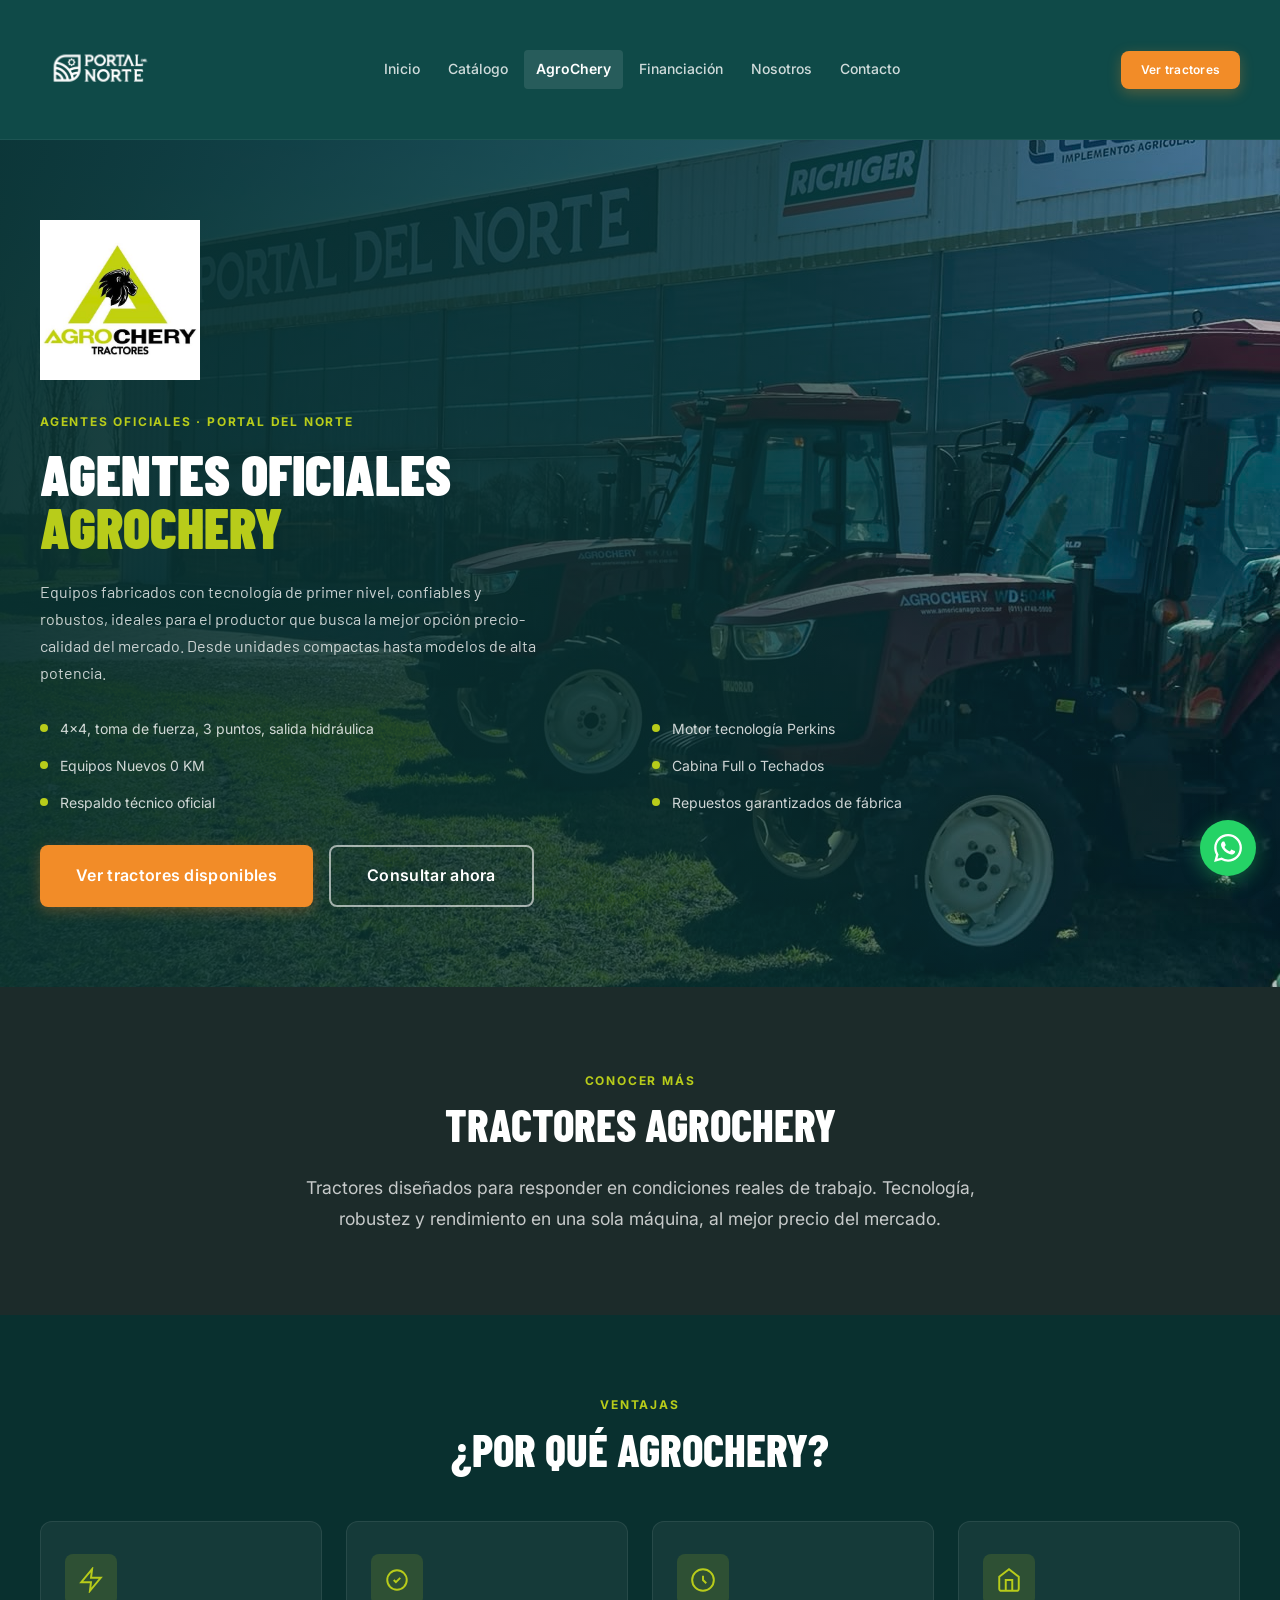
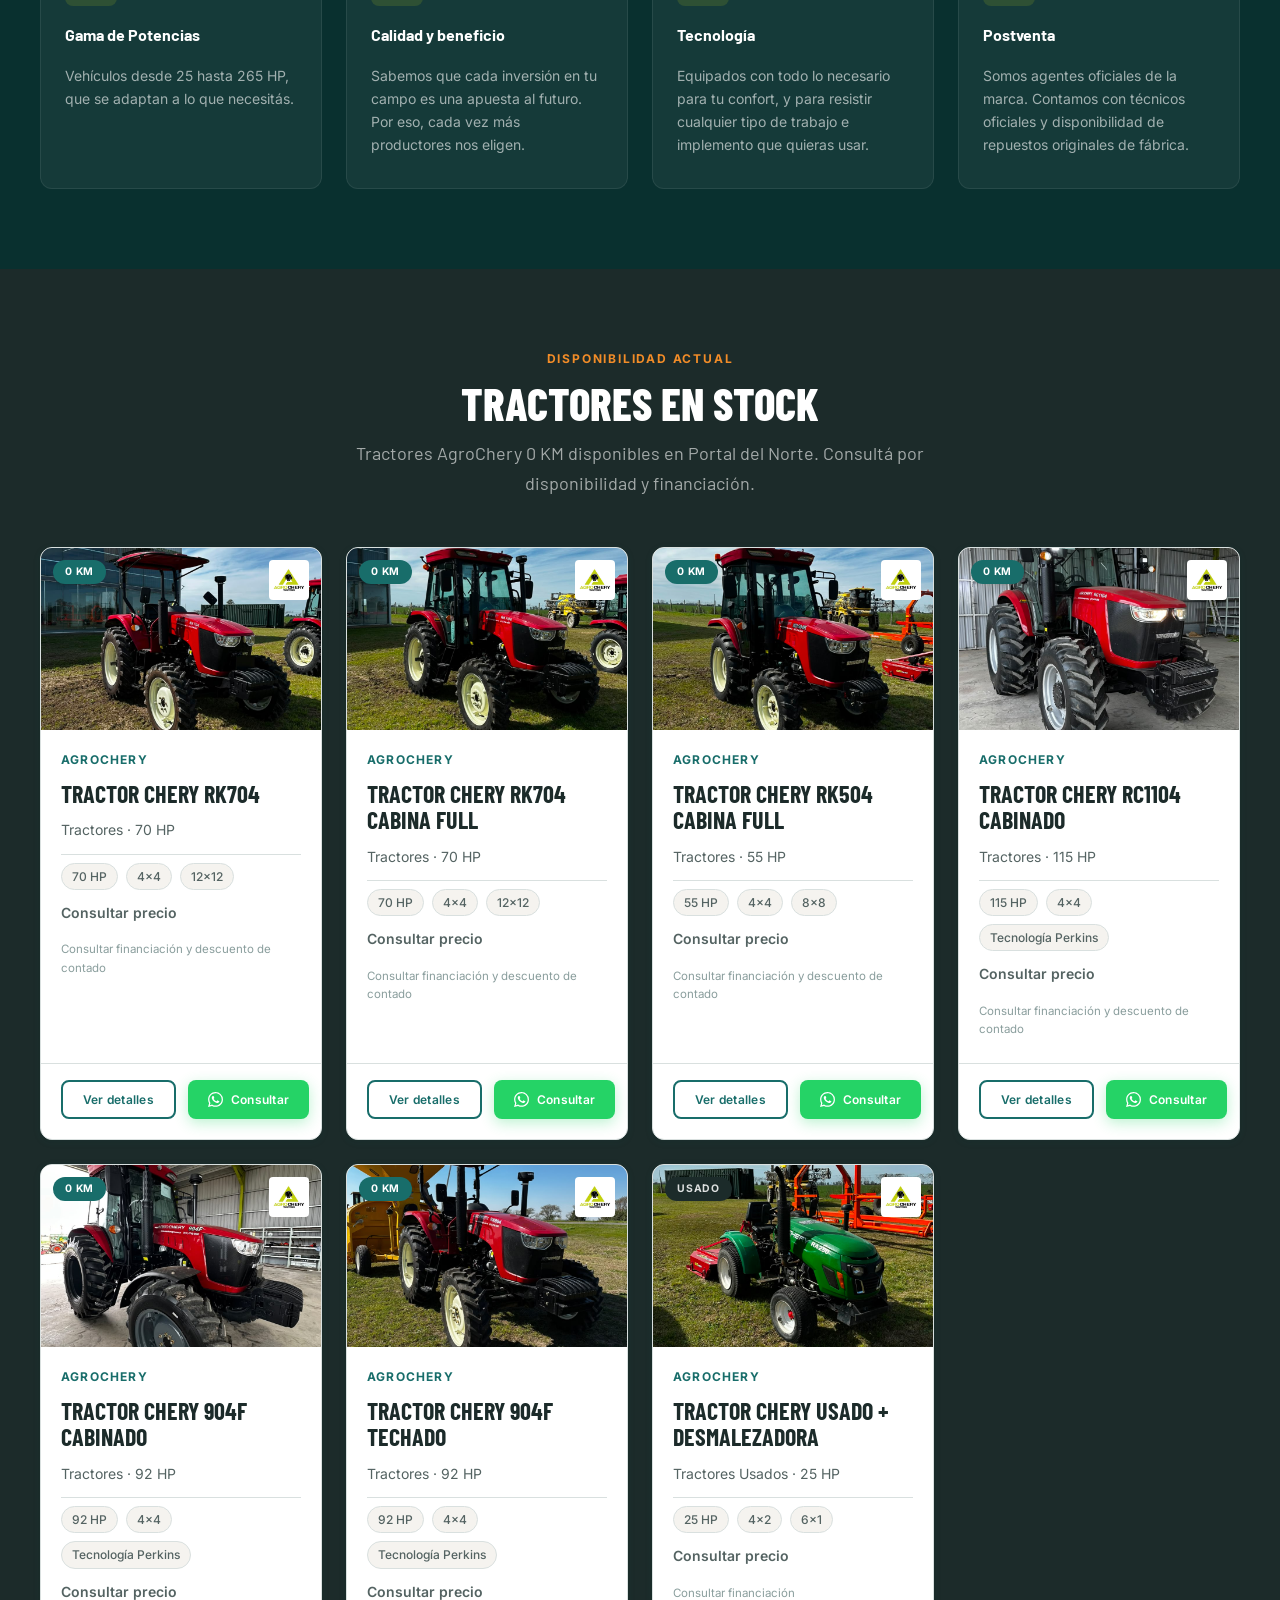
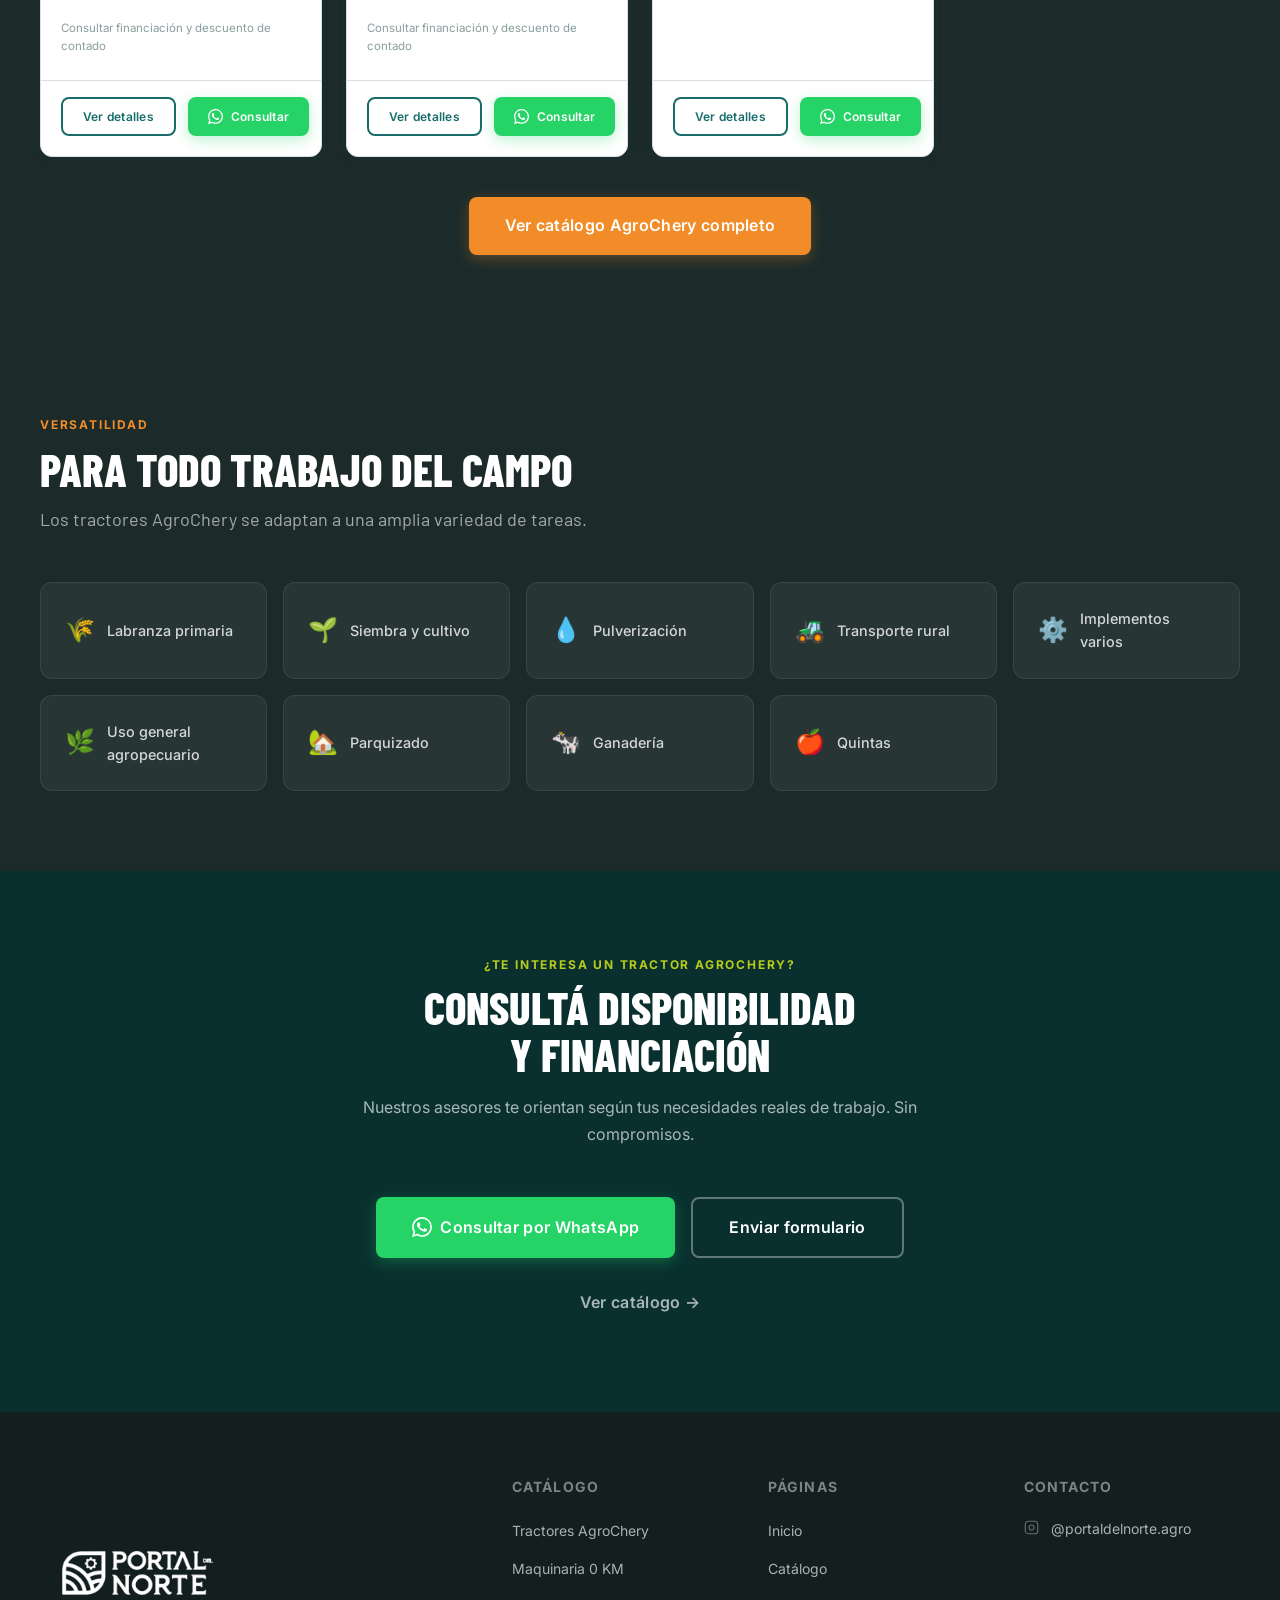
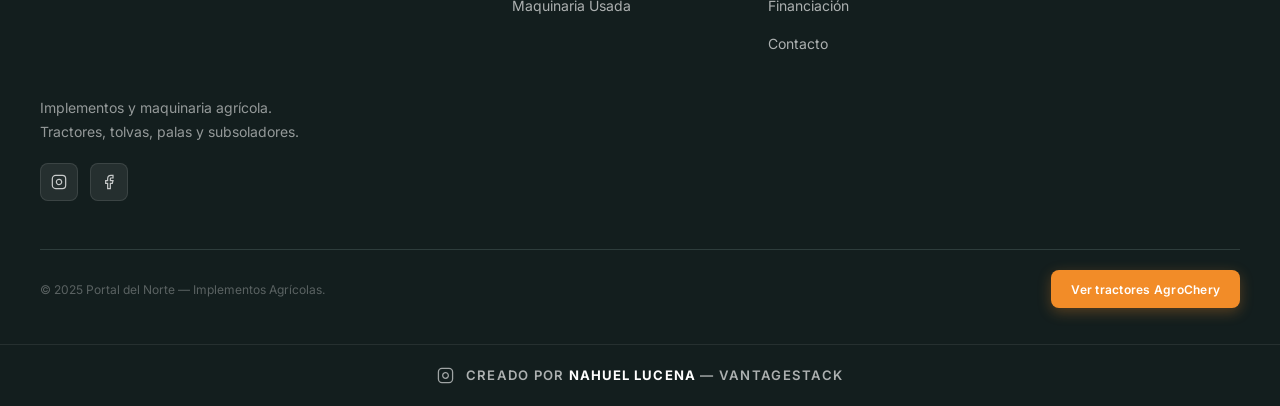
<file: agrochery.html>
﻿<!DOCTYPE html>
<html lang="es-AR">
<head>
  <meta charset="UTF-8" />
  <meta name="viewport" content="width=device-width, initial-scale=1.0" />
  <title>AgroChery Tractores — Agentes Oficiales | Portal del Norte</title>
  <meta name="description" content="Agentes oficiales AgroChery. Tractores agrícolas 0 KM desde 25 a 265 HP. Motor Perkins, 4x4, cabina full. Sunchales y Franck, Santa Fe. Portal del Norte." />
  <meta property="og:title" content="AgroChery Tractores — Agentes Oficiales | Portal del Norte" />
  <meta property="og:description" content="Agentes oficiales AgroChery. Tractores agrícolas 0 KM desde 25 a 265 HP. Motor Perkins, 4x4, cabina full. Sunchales y Franck, Santa Fe. Portal del Norte." />
  <meta property="og:type" content="website" />
  <meta property="og:site_name" content="Portal del Norte" />
  <meta property="og:locale" content="es_AR" />
  <meta property="og:image" content="https://raw.githubusercontent.com/nahuelmartin0509-web/PORTALDELNORTE/master/assets/img/og/preview.jpg" />
  <meta property="og:image:type" content="image/jpeg" />
  <meta property="og:image:width" content="1024" />
  <meta property="og:image:height" content="460" />
  <meta property="og:image:alt" content="Portal del Norte — La maquinaria que hace avanzar tu campo" />
  <meta name="twitter:card" content="summary_large_image" />
  <meta name="twitter:image" content="https://raw.githubusercontent.com/nahuelmartin0509-web/PORTALDELNORTE/master/assets/img/og/preview.jpg" />
  <link rel="icon" type="image/png" href="assets/img/logo/logo.png" />
  <link rel="stylesheet" href="assets/css/main.css" />
  <link rel="preconnect" href="https://fonts.googleapis.com" />
  <link rel="preconnect" href="https://fonts.gstatic.com" crossorigin />
</head>
<body>

  <!-- HEADER -->
  <header class="header" id="header">
    <div class="container header__inner">
      <a href="index.html" class="header__logo" aria-label="Portal del Norte - Inicio">
        <img src="assets/img/logo/logo.png" alt="Portal del Norte" />
      </a>
      <nav class="header__nav" aria-label="Navegación principal">
        <a href="index.html" class="nav__link" data-page="index.html">Inicio</a>
        <a href="catalogo.html" class="nav__link" data-page="catalogo.html">Catálogo</a>
        <a href="agrochery.html" class="nav__link nav__link--chery active" data-page="agrochery.html">AgroChery</a>
        <a href="financiacion.html" class="nav__link" data-page="financiacion.html">Financiación</a>
        <a href="nosotros.html" class="nav__link" data-page="nosotros.html">Nosotros</a>
        <a href="contacto.html" class="nav__link" data-page="contacto.html">Contacto</a>
      </nav>
      <div class="header__actions">
        <a href="catalogo.html?brand=agrochery" class="btn btn--primary btn--sm">Ver tractores</a>
      </div>
      <button class="header__hamburger" id="hamburger" aria-label="Abrir menú">
        <span class="hamburger__line"></span>
        <span class="hamburger__line"></span>
        <span class="hamburger__line"></span>
      </button>
    </div>
  </header>

  <nav class="mobile-nav" id="mobile-nav">
    <a href="index.html" class="nav__link">Inicio</a>
    <a href="catalogo.html" class="nav__link">Catálogo</a>
    <a href="agrochery.html" class="nav__link nav__link--chery">AgroChery</a>
    <a href="financiacion.html" class="nav__link">Financiación</a>
    <a href="nosotros.html" class="nav__link">Nosotros</a>
    <a href="contacto.html" class="nav__link">Contacto</a>
    <div class="mobile-nav__cta">
      <a href="catalogo.html?brand=agrochery" class="btn btn--primary btn--full">Ver tractores AgroChery</a>
    </div>
  </nav>

  <!-- HERO AGROCHERY -->
  <section class="agrochery-page">
    <div class="agrochery-hero">
      <div class="agrochery-hero__bg">
        <img src="assets/img/banner/banner-chery2.jpeg" alt="Tractores AgroChery en Portal del Norte - Sunchales" />
      </div>
      <div class="agrochery-hero__overlay"></div>

      <div class="container">
        <div class="agrochery-hero__content fade-in">
          <img src="assets/img/marcas/agrochery.jpeg" alt="AgroChery Tractores" style="width:160px; margin-bottom:2rem;" />
          <div class="chery-section__label">Agentes Oficiales · Portal del Norte</div>
          <h1 class="chery-section__title">
            Agentes oficiales<br/>
            <span>AgroChery</span>
          </h1>
          <p class="chery-section__desc">
            Equipos fabricados con tecnología de primer nivel, confiables y robustos, ideales para el productor que busca la mejor opción precio-calidad del mercado. Desde unidades compactas hasta modelos de alta potencia.
          </p>

          <div class="chery-features" style="margin-bottom:2rem;">
            <div class="chery-feature"><div class="chery-feature__dot"></div><span class="chery-feature__text">4x4, toma de fuerza, 3 puntos, salida hidráulica</span></div>
            <div class="chery-feature"><div class="chery-feature__dot"></div><span class="chery-feature__text">Motor tecnología Perkins</span></div>
            <div class="chery-feature"><div class="chery-feature__dot"></div><span class="chery-feature__text">Equipos Nuevos 0 KM</span></div>
            <div class="chery-feature"><div class="chery-feature__dot"></div><span class="chery-feature__text">Cabina Full o Techados</span></div>
            <div class="chery-feature"><div class="chery-feature__dot"></div><span class="chery-feature__text">Respaldo técnico oficial</span></div>
            <div class="chery-feature"><div class="chery-feature__dot"></div><span class="chery-feature__text">Repuestos garantizados de fábrica</span></div>
          </div>

          <div style="display:flex; gap:1rem; flex-wrap:wrap;">
            <a href="catalogo.html?brand=agrochery" class="btn btn--primary btn--lg">
              Ver tractores disponibles
            </a>
            <a href="#chery-contact" class="btn btn--secondary btn--lg">
              Consultar ahora
            </a>
          </div>
        </div>
      </div>
    </div>

    <!-- DESCRIPCIÓN -->
    <div class="section" style="background-color: var(--color-surface-mid); color:var(--color-white);">
      <div class="container" style="max-width:900px; text-align:center;">
        <div class="fade-in">
          <span class="section-label" style="color:var(--color-chery);">Conocer más</span>
          <h2 class="section-title section-title--light" style="margin-top:.5rem;">Tractores AgroChery</h2>
          <p style="color:rgba(255,255,255,0.75); font-size:1.1rem; line-height:1.8; margin-top:1.5rem; max-width:700px; margin-left:auto; margin-right:auto;">
            Tractores diseñados para responder en condiciones reales de trabajo. Tecnología, robustez y rendimiento en una sola máquina, al mejor precio del mercado.
          </p>
        </div>
      </div>
    </div>

    <!-- POR QUÉ AGROCHERY -->
    <div class="section" style="background-color: var(--color-primary-deeper); color: var(--color-white);">
      <div class="container">
        <div class="section-head section-head--center fade-in">
          <span class="section-label" style="color:var(--color-chery);">Ventajas</span>
          <h2 class="section-title section-title--light">¿Por qué AgroChery?</h2>
        </div>

        <div style="display:grid; grid-template-columns: repeat(auto-fit, minmax(240px,1fr)); gap:1.5rem; margin-top:3rem;">
          <div class="value__item fade-in" style="background:rgba(255,255,255,0.05); border-color:rgba(255,255,255,0.08);">
            <div class="value__icon" style="background:rgba(184,204,26,0.15);">
              <svg width="26" height="26" viewBox="0 0 24 24" fill="none" stroke="var(--color-chery)" stroke-width="1.8"><path d="M13 2L3 14h9l-1 8 10-12h-9l1-8z"/></svg>
            </div>
            <div class="value__title" style="color:var(--color-white);">Gama de Potencias</div>
            <p class="value__desc" style="color:rgba(255,255,255,0.6);">Vehículos desde 25 hasta 265 HP, que se adaptan a lo que necesitás.</p>
          </div>
          <div class="value__item fade-in fade-in-delay-1" style="background:rgba(255,255,255,0.05); border-color:rgba(255,255,255,0.08);">
            <div class="value__icon" style="background:rgba(184,204,26,0.15);">
              <svg width="26" height="26" viewBox="0 0 24 24" fill="none" stroke="var(--color-chery)" stroke-width="1.8"><path d="M9 12l2 2 4-4m6 2a9 9 0 11-18 0 9 9 0 0118 0z"/></svg>
            </div>
            <div class="value__title" style="color:var(--color-white);">Calidad y beneficio</div>
            <p class="value__desc" style="color:rgba(255,255,255,0.6);">Sabemos que cada inversión en tu campo es una apuesta al futuro. Por eso, cada vez más productores nos eligen.</p>
          </div>
          <div class="value__item fade-in fade-in-delay-2" style="background:rgba(255,255,255,0.05); border-color:rgba(255,255,255,0.08);">
            <div class="value__icon" style="background:rgba(184,204,26,0.15);">
              <svg width="26" height="26" viewBox="0 0 24 24" fill="none" stroke="var(--color-chery)" stroke-width="1.8"><circle cx="12" cy="12" r="10"/><path d="M12 8v4l3 3"/></svg>
            </div>
            <div class="value__title" style="color:var(--color-white);">Tecnología</div>
            <p class="value__desc" style="color:rgba(255,255,255,0.6);">Equipados con todo lo necesario para tu confort, y para resistir cualquier tipo de trabajo e implemento que quieras usar.</p>
          </div>
          <div class="value__item fade-in fade-in-delay-3" style="background:rgba(255,255,255,0.05); border-color:rgba(255,255,255,0.08);">
            <div class="value__icon" style="background:rgba(184,204,26,0.15);">
              <svg width="26" height="26" viewBox="0 0 24 24" fill="none" stroke="var(--color-chery)" stroke-width="1.8"><path d="M3 9l9-7 9 7v11a2 2 0 01-2 2H5a2 2 0 01-2-2z"/><polyline points="9 22 9 12 15 12 15 22"/></svg>
            </div>
            <div class="value__title" style="color:var(--color-white);">Postventa</div>
            <p class="value__desc" style="color:rgba(255,255,255,0.6);">Somos agentes oficiales de la marca. Contamos con técnicos oficiales y disponibilidad de repuestos originales de fábrica.</p>
          </div>
        </div>
      </div>
    </div>

    <!-- MODELOS DISPONIBLES -->
    <div class="agrochery-models section">
      <div class="container">
        <div class="section-head section-head--center fade-in">
          <span class="section-label" style="color:var(--color-accent);">Disponibilidad actual</span>
          <h2 class="section-title section-title--light">Tractores en stock</h2>
          <p class="section-subtitle" style="color:rgba(255,255,255,0.6); margin-left:auto; margin-right:auto;">
            Tractores AgroChery 0 KM disponibles en Portal del Norte. Consultá por disponibilidad y financiación.
          </p>
        </div>
        <div class="products__grid" id="chery-products-grid" style="margin-top:3rem;"></div>
        <div style="text-align:center; margin-top:2.5rem;" class="fade-in">
          <a href="catalogo.html?brand=agrochery" class="btn btn--primary btn--lg">Ver catálogo AgroChery completo</a>
        </div>
      </div>
    </div>

    <!-- APLICACIONES -->
    <div class="section" style="background-color: var(--color-surface-mid); color:var(--color-white);">
      <div class="container">
        <div class="section-head fade-in">
          <span class="section-label" style="color:var(--color-accent);">Versatilidad</span>
          <h2 class="section-title section-title--light">Para todo trabajo del campo</h2>
          <p class="section-subtitle" style="color:rgba(255,255,255,0.6);">
            Los tractores AgroChery se adaptan a una amplia variedad de tareas.
          </p>
        </div>
        <div style="display:grid; grid-template-columns: repeat(auto-fit, minmax(200px,1fr)); gap:1rem; margin-top:3rem;" class="fade-in fade-in-delay-1">
          <div style="padding:1.5rem; background:rgba(255,255,255,0.05); border:1px solid rgba(255,255,255,0.08); border-radius:var(--radius-lg); display:flex; align-items:center; gap:.75rem;">
            <span style="font-size:1.5rem;">🌾</span><span style="font-size:.9rem; color:rgba(255,255,255,0.8); font-weight:500;">Labranza primaria</span>
          </div>
          <div style="padding:1.5rem; background:rgba(255,255,255,0.05); border:1px solid rgba(255,255,255,0.08); border-radius:var(--radius-lg); display:flex; align-items:center; gap:.75rem;">
            <span style="font-size:1.5rem;">🌱</span><span style="font-size:.9rem; color:rgba(255,255,255,0.8); font-weight:500;">Siembra y cultivo</span>
          </div>
          <div style="padding:1.5rem; background:rgba(255,255,255,0.05); border:1px solid rgba(255,255,255,0.08); border-radius:var(--radius-lg); display:flex; align-items:center; gap:.75rem;">
            <span style="font-size:1.5rem;">💧</span><span style="font-size:.9rem; color:rgba(255,255,255,0.8); font-weight:500;">Pulverización</span>
          </div>
          <div style="padding:1.5rem; background:rgba(255,255,255,0.05); border:1px solid rgba(255,255,255,0.08); border-radius:var(--radius-lg); display:flex; align-items:center; gap:.75rem;">
            <span style="font-size:1.5rem;">🚜</span><span style="font-size:.9rem; color:rgba(255,255,255,0.8); font-weight:500;">Transporte rural</span>
          </div>
          <div style="padding:1.5rem; background:rgba(255,255,255,0.05); border:1px solid rgba(255,255,255,0.08); border-radius:var(--radius-lg); display:flex; align-items:center; gap:.75rem;">
            <span style="font-size:1.5rem;">⚙️</span><span style="font-size:.9rem; color:rgba(255,255,255,0.8); font-weight:500;">Implementos varios</span>
          </div>
          <div style="padding:1.5rem; background:rgba(255,255,255,0.05); border:1px solid rgba(255,255,255,0.08); border-radius:var(--radius-lg); display:flex; align-items:center; gap:.75rem;">
            <span style="font-size:1.5rem;">🌿</span><span style="font-size:.9rem; color:rgba(255,255,255,0.8); font-weight:500;">Uso general agropecuario</span>
          </div>
          <div style="padding:1.5rem; background:rgba(255,255,255,0.05); border:1px solid rgba(255,255,255,0.08); border-radius:var(--radius-lg); display:flex; align-items:center; gap:.75rem;">
            <span style="font-size:1.5rem;">🏡</span><span style="font-size:.9rem; color:rgba(255,255,255,0.8); font-weight:500;">Parquizado</span>
          </div>
          <div style="padding:1.5rem; background:rgba(255,255,255,0.05); border:1px solid rgba(255,255,255,0.08); border-radius:var(--radius-lg); display:flex; align-items:center; gap:.75rem;">
            <span style="font-size:1.5rem;">🐄</span><span style="font-size:.9rem; color:rgba(255,255,255,0.8); font-weight:500;">Ganadería</span>
          </div>
          <div style="padding:1.5rem; background:rgba(255,255,255,0.05); border:1px solid rgba(255,255,255,0.08); border-radius:var(--radius-lg); display:flex; align-items:center; gap:.75rem;">
            <span style="font-size:1.5rem;">🍎</span><span style="font-size:.9rem; color:rgba(255,255,255,0.8); font-weight:500;">Quintas</span>
          </div>
        </div>
      </div>
    </div>

    <!-- CTA FINAL -->
    <div class="agrochery-cta-section" id="chery-contact">
      <div class="container" style="max-width:700px;">
        <div class="fade-in" style="margin-bottom:3rem;">
          <span class="section-label" style="color:var(--color-chery);">¿Te interesa un tractor AgroChery?</span>
          <h2 class="section-title section-title--light" style="margin-top:.5rem;">Consultá disponibilidad<br/>y financiación</h2>
          <p style="font-size:1rem; color:rgba(255,255,255,0.65); margin-top:1rem; line-height:1.7;">Nuestros asesores te orientan según tus necesidades reales de trabajo. Sin compromisos.</p>
        </div>
        <div class="fade-in fade-in-delay-1" style="display:flex; gap:1rem; justify-content:center; flex-wrap:wrap;">
          <button onclick="openWaModal()" class="btn btn--whatsapp btn--lg">
            <svg width="20" height="20" viewBox="0 0 24 24" fill="currentColor"><path d="M17.472 14.382c-.297-.149-1.758-.867-2.03-.967-.273-.099-.471-.148-.67.15-.197.297-.767.966-.94 1.164-.173.199-.347.223-.644.075-.297-.15-1.255-.463-2.39-1.475-.883-.788-1.48-1.761-1.653-2.059-.173-.297-.018-.458.13-.606.134-.133.298-.347.446-.52.149-.174.198-.298.298-.497.099-.198.05-.371-.025-.52-.075-.149-.669-1.612-.916-2.207-.242-.579-.487-.5-.669-.51-.173-.008-.371-.01-.57-.01-.198 0-.52.074-.792.372-.272.297-1.04 1.016-1.04 2.479 0 1.462 1.065 2.875 1.213 3.074.149.198 2.096 3.2 5.077 4.487.709.306 1.262.489 1.694.625.712.227 1.36.195 1.871.118.571-.085 1.758-.719 2.006-1.413.248-.694.248-1.289.173-1.413-.074-.124-.272-.198-.57-.347m-5.421 7.403h-.004a9.87 9.87 0 01-5.031-1.378l-.361-.214-3.741.982.998-3.648-.235-.374a9.86 9.86 0 01-1.51-5.26c.001-5.45 4.436-9.884 9.888-9.884 2.64 0 5.122 1.03 6.988 2.898a9.825 9.825 0 012.893 6.994c-.003 5.45-4.437 9.884-9.885 9.884m8.413-18.297A11.815 11.815 0 0012.05 0C5.495 0 .16 5.335.157 11.892c0 2.096.547 4.142 1.588 5.945L.057 24l6.305-1.654a11.882 11.882 0 005.683 1.448h.005c6.554 0 11.89-5.335 11.893-11.893a11.821 11.821 0 00-3.48-8.413z"/></svg>
            Consultar por WhatsApp
          </button>
          <a href="contacto.html?brand=AgroChery" class="btn btn--outline btn--lg" style="border-color:rgba(255,255,255,0.35); color:var(--color-white);">Enviar formulario</a>
          <a href="catalogo.html?brand=agrochery" class="btn btn--ghost btn--lg" style="color:rgba(255,255,255,0.65);">Ver catálogo →</a>
        </div>
      </div>
    </div>
  </section>

  <!-- FOOTER -->
  <footer class="footer">
    <div class="container">
      <div class="footer__grid">
        <div class="footer__brand">
          <img src="assets/img/logo/logo.png" alt="Portal del Norte" class="footer__logo" />
          <p class="footer__desc">Implementos y maquinaria agrícola. Tractores, tolvas, palas y subsoladores.</p>
          <div class="footer__social">
            <a href="https://www.instagram.com/portaldelnorte.agro/" target="_blank" rel="noopener" class="social-btn" aria-label="Instagram"><svg width="16" height="16" viewBox="0 0 24 24" fill="none" stroke="currentColor" stroke-width="1.8"><rect x="2" y="2" width="20" height="20" rx="5"/><path d="M16 11.37A4 4 0 1112.63 8 4 4 0 0116 11.37z"/><line x1="17.5" y1="6.5" x2="17.51" y2="6.5"/></svg></a>
            <a href="https://www.facebook.com/share/19Gstw5Ut2/?mibextid=wwXIfr" target="_blank" rel="noopener" class="social-btn social-btn--fb" aria-label="Facebook"><svg width="16" height="16" viewBox="0 0 24 24" fill="none" stroke="currentColor" stroke-width="1.8"><path d="M18 2h-3a5 5 0 00-5 5v3H7v4h3v8h4v-8h3l1-4h-4V7a1 1 0 011-1h3z"/></svg></a>
          </div>
        </div>
        <div>
          <p class="footer__col-title">Catálogo</p>
          <ul class="footer__links">
            <li><a href="catalogo.html?brand=agrochery" class="footer__link">Tractores AgroChery</a></li>
            <li><a href="catalogo.html?condition=0km" class="footer__link">Maquinaria 0 KM</a></li>
            <li><a href="catalogo.html?condition=usado" class="footer__link">Maquinaria Usada</a></li>
          </ul>
        </div>
        <div>
          <p class="footer__col-title">Páginas</p>
          <ul class="footer__links">
            <li><a href="index.html" class="footer__link">Inicio</a></li>
            <li><a href="catalogo.html" class="footer__link">Catálogo</a></li>
            <li><a href="financiacion.html" class="footer__link">Financiación</a></li>
            <li><a href="contacto.html" class="footer__link">Contacto</a></li>
          </ul>
        </div>
        <div>
          <p class="footer__col-title">Contacto</p>
          <div class="footer__contact-item">
            <svg viewBox="0 0 24 24" fill="none" stroke="currentColor" stroke-width="1.8"><rect x="2" y="2" width="20" height="20" rx="5"/><path d="M16 11.37A4 4 0 1112.63 8 4 4 0 0116 11.37z"/><line x1="17.5" y1="6.5" x2="17.51" y2="6.5"/></svg>
            <a href="https://www.instagram.com/portaldelnorte.agro/" target="_blank" class="footer__link">@portaldelnorte.agro</a>
          </div>
        </div>
      </div>
      <div class="footer__bottom">
        <p class="footer__copy">© 2025 Portal del Norte — Implementos Agrícolas.</p>
        <a href="catalogo.html?brand=agrochery" class="btn btn--primary btn--sm">Ver tractores AgroChery</a>
      </div>
    </div>
      <!-- CRÉDITO DESARROLLADOR -->
    <div class="dev-credit">
      <a href="https://www.instagram.com/_mart.os/" target="_blank" rel="noopener" class="dev-credit__ig" aria-label="Instagram de VantageStack">
        <svg width="15" height="15" viewBox="0 0 24 24" fill="none" stroke="currentColor" stroke-width="1.8"><rect x="2" y="2" width="20" height="20" rx="5"/><path d="M16 11.37A4 4 0 1112.63 8 4 4 0 0116 11.37z"/><line x1="17.5" y1="6.5" x2="17.51" y2="6.5"/></svg>
      </a>
      <span>Creado por <strong>Nahuel Lucena</strong> — VantageStack</span>
    </div>
  </footer>


  <!-- WhatsApp Modal -->
  <div class="wa-modal-overlay" id="wa-overlay" onclick="closeWaModal()"></div>
  <div class="wa-modal" id="wa-modal">
    <div class="wa-modal__header">
      <span class="wa-modal__title">Escribinos</span>
      <button class="wa-modal__close" onclick="closeWaModal()" aria-label="Cerrar">
        <svg width="18" height="18" viewBox="0 0 24 24" fill="none" stroke="currentColor" stroke-width="2"><line x1="18" y1="6" x2="6" y2="18"/><line x1="6" y1="6" x2="18" y2="18"/></svg>
      </button>
    </div>
    <div class="wa-modal__options">
      <a href="https://wa.link/t2tt31" target="_blank" rel="noopener" class="wa-modal__option">
        <div class="wa-modal__option-icon"><svg viewBox="0 0 24 24" fill="currentColor"><path d="M17.472 14.382c-.297-.149-1.758-.867-2.03-.967-.273-.099-.471-.148-.67.15-.197.297-.767.966-.94 1.164-.173.199-.347.223-.644.075-.297-.15-1.255-.463-2.39-1.475-.883-.788-1.48-1.761-1.653-2.059-.173-.297-.018-.458.13-.606.134-.133.298-.347.446-.52.149-.174.198-.298.298-.497.099-.198.05-.371-.025-.52-.075-.149-.669-1.612-.916-2.207-.242-.579-.487-.5-.669-.51-.173-.008-.371-.01-.57-.01-.198 0-.52.074-.792.372-.272.297-1.04 1.016-1.04 2.479 0 1.462 1.065 2.875 1.213 3.074.149.198 2.096 3.2 5.077 4.487.709.306 1.262.489 1.694.625.712.227 1.36.195 1.871.118.571-.085 1.758-.719 2.006-1.413.248-.694.248-1.289.173-1.413-.074-.124-.272-.198-.57-.347m-5.421 7.403h-.004a9.87 9.87 0 01-5.031-1.378l-.361-.214-3.741.982.998-3.648-.235-.374a9.86 9.86 0 01-1.51-5.26c.001-5.45 4.436-9.884 9.888-9.884 2.64 0 5.122 1.03 6.988 2.898a9.825 9.825 0 012.893 6.994c-.003 5.45-4.437 9.884-9.885 9.884m8.413-18.297A11.815 11.815 0 0012.05 0C5.495 0 .16 5.335.157 11.892c0 2.096.547 4.142 1.588 5.945L.057 24l6.305-1.654a11.882 11.882 0 005.683 1.448h.005c6.554 0 11.89-5.335 11.893-11.893a11.821 11.821 0 00-3.48-8.413z"/></svg></div>
        <div class="wa-modal__option-text"><strong>Sunchales</strong><span>Ruta 34 Km 255 · Santa Fe</span></div>
      </a>
      <a href="https://wa.link/2463ko" target="_blank" rel="noopener" class="wa-modal__option">
        <div class="wa-modal__option-icon"><svg viewBox="0 0 24 24" fill="currentColor"><path d="M17.472 14.382c-.297-.149-1.758-.867-2.03-.967-.273-.099-.471-.148-.67.15-.197.297-.767.966-.94 1.164-.173.199-.347.223-.644.075-.297-.15-1.255-.463-2.39-1.475-.883-.788-1.48-1.761-1.653-2.059-.173-.297-.018-.458.13-.606.134-.133.298-.347.446-.52.149-.174.198-.298.298-.497.099-.198.05-.371-.025-.52-.075-.149-.669-1.612-.916-2.207-.242-.579-.487-.5-.669-.51-.173-.008-.371-.01-.57-.01-.198 0-.52.074-.792.372-.272.297-1.04 1.016-1.04 2.479 0 1.462 1.065 2.875 1.213 3.074.149.198 2.096 3.2 5.077 4.487.709.306 1.262.489 1.694.625.712.227 1.36.195 1.871.118.571-.085 1.758-.719 2.006-1.413.248-.694.248-1.289.173-1.413-.074-.124-.272-.198-.57-.347m-5.421 7.403h-.004a9.87 9.87 0 01-5.031-1.378l-.361-.214-3.741.982.998-3.648-.235-.374a9.86 9.86 0 01-1.51-5.26c.001-5.45 4.436-9.884 9.888-9.884 2.64 0 5.122 1.03 6.988 2.898a9.825 9.825 0 012.893 6.994c-.003 5.45-4.437 9.884-9.885 9.884m8.413-18.297A11.815 11.815 0 0012.05 0C5.495 0 .16 5.335.157 11.892c0 2.096.547 4.142 1.588 5.945L.057 24l6.305-1.654a11.882 11.882 0 005.683 1.448h.005c6.554 0 11.89-5.335 11.893-11.893a11.821 11.821 0 00-3.48-8.413z"/></svg></div>
        <div class="wa-modal__option-text"><strong>Franck</strong><span>Autovía 19 Km 20.5 · Santa Fe</span></div>
      </a>
    </div>
  </div>

  <!-- WhatsApp flotante -->
  <button class="whatsapp-float" id="whatsapp-float" aria-label="Consultar por WhatsApp" onclick="openWaModal()">
    <svg viewBox="0 0 24 24" fill="currentColor"><path d="M17.472 14.382c-.297-.149-1.758-.867-2.03-.967-.273-.099-.471-.148-.67.15-.197.297-.767.966-.94 1.164-.173.199-.347.223-.644.075-.297-.15-1.255-.463-2.39-1.475-.883-.788-1.48-1.761-1.653-2.059-.173-.297-.018-.458.13-.606.134-.133.298-.347.446-.52.149-.174.198-.298.298-.497.099-.198.05-.371-.025-.52-.075-.149-.669-1.612-.916-2.207-.242-.579-.487-.5-.669-.51-.173-.008-.371-.01-.57-.01-.198 0-.52.074-.792.372-.272.297-1.04 1.016-1.04 2.479 0 1.462 1.065 2.875 1.213 3.074.149.198 2.096 3.2 5.077 4.487.709.306 1.262.489 1.694.625.712.227 1.36.195 1.871.118.571-.085 1.758-.719 2.006-1.413.248-.694.248-1.289.173-1.413-.074-.124-.272-.198-.57-.347m-5.421 7.403h-.004a9.87 9.87 0 01-5.031-1.378l-.361-.214-3.741.982.998-3.648-.235-.374a9.86 9.86 0 01-1.51-5.26c.001-5.45 4.436-9.884 9.888-9.884 2.64 0 5.122 1.03 6.988 2.898a9.825 9.825 0 012.893 6.994c-.003 5.45-4.437 9.884-9.885 9.884m8.413-18.297A11.815 11.815 0 0012.05 0C5.495 0 .16 5.335.157 11.892c0 2.096.547 4.142 1.588 5.945L.057 24l6.305-1.654a11.882 11.882 0 005.683 1.448h.005c6.554 0 11.89-5.335 11.893-11.893a11.821 11.821 0 00-3.48-8.413z"/></svg>
  </button>

  <script src="assets/js/data.js"></script>
  <script src="assets/js/main.js"></script>
  <script>
    const cheryGrid = document.getElementById('chery-products-grid');
    if (cheryGrid) {
      const cheryProducts = filterProducts({ brand: 'agrochery' });
      cheryGrid.innerHTML = cheryProducts.length
        ? cheryProducts.map(p => renderProductCard(p)).join('')
        : '<p style="color:rgba(255,255,255,0.5); text-align:center; grid-column:1/-1;">Consultá disponibilidad de tractores AgroChery directamente.</p>';
    }

    function openWaModal() {
      document.getElementById('wa-modal').classList.add('visible');
      document.getElementById('wa-overlay').classList.add('visible');
    }
    function closeWaModal() {
      document.getElementById('wa-modal').classList.remove('visible');
      document.getElementById('wa-overlay').classList.remove('visible');
    }
  </script>
</body>
</html>
</file>
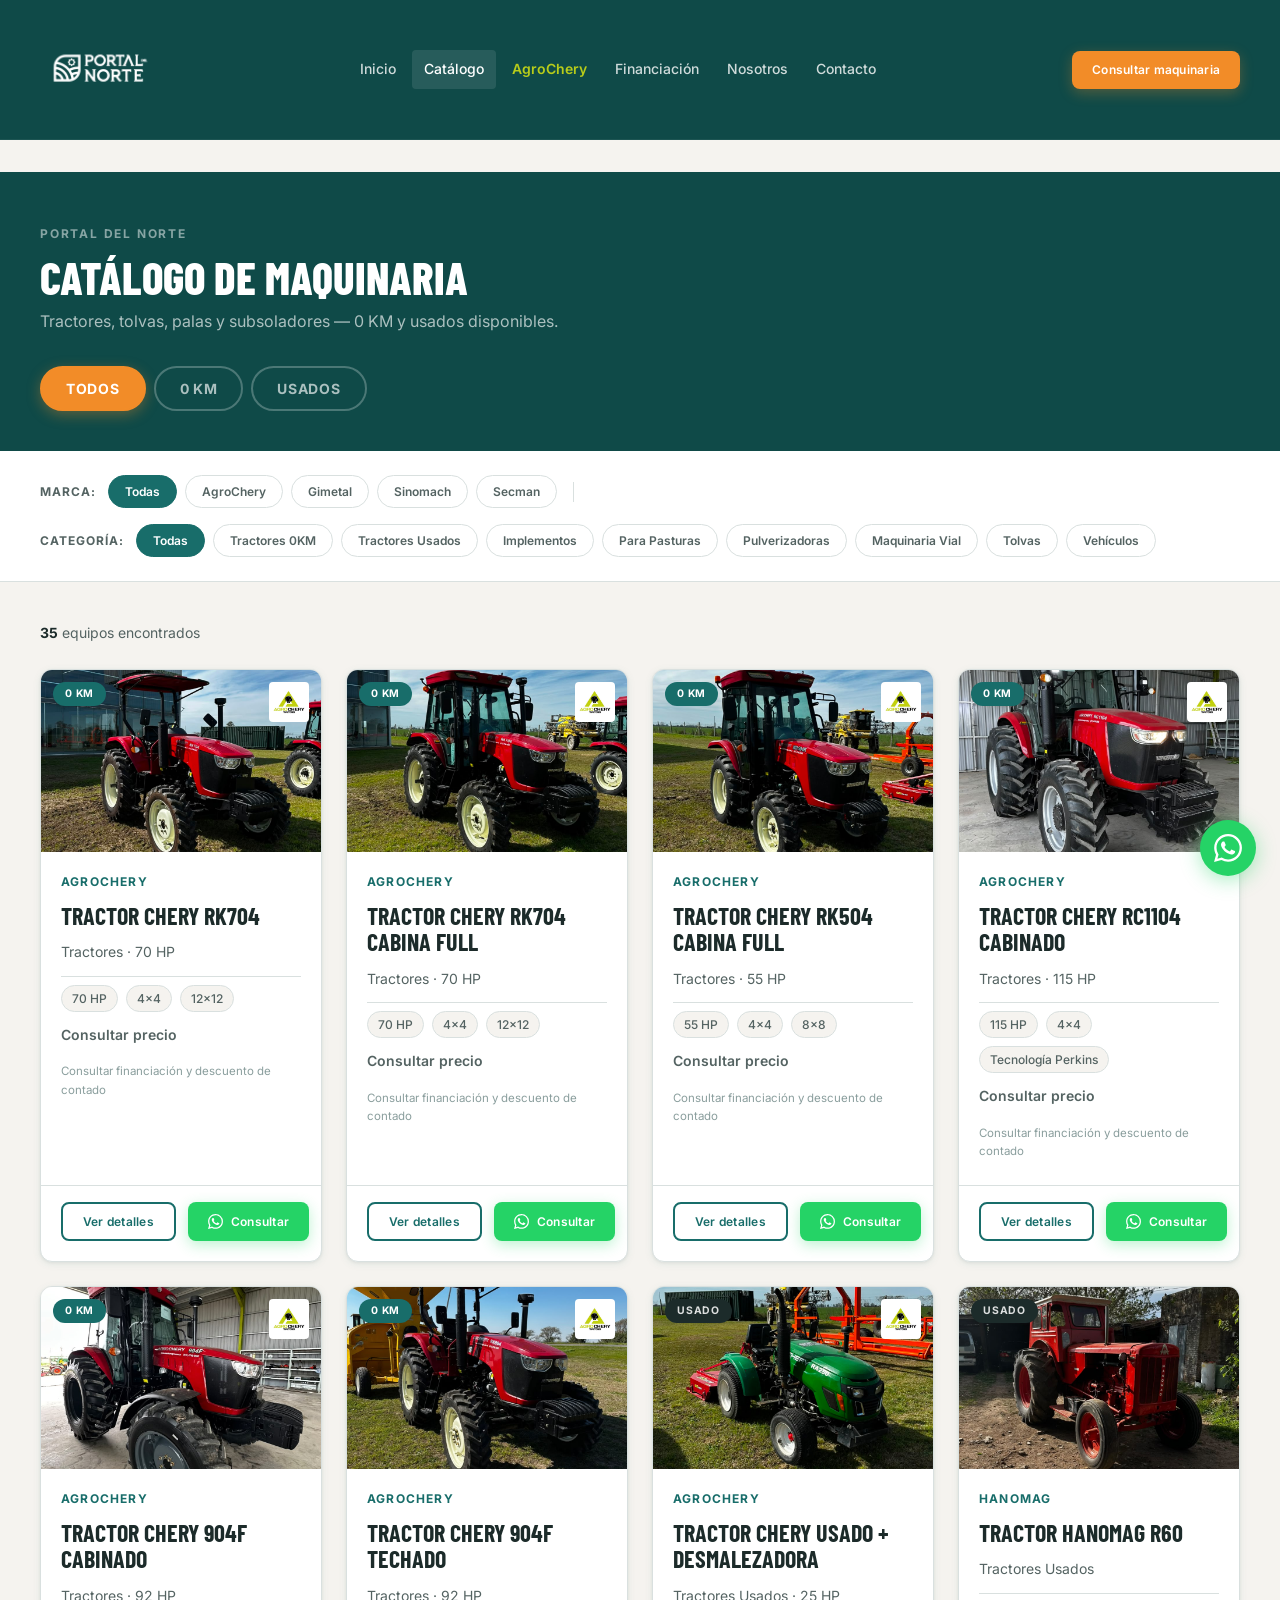
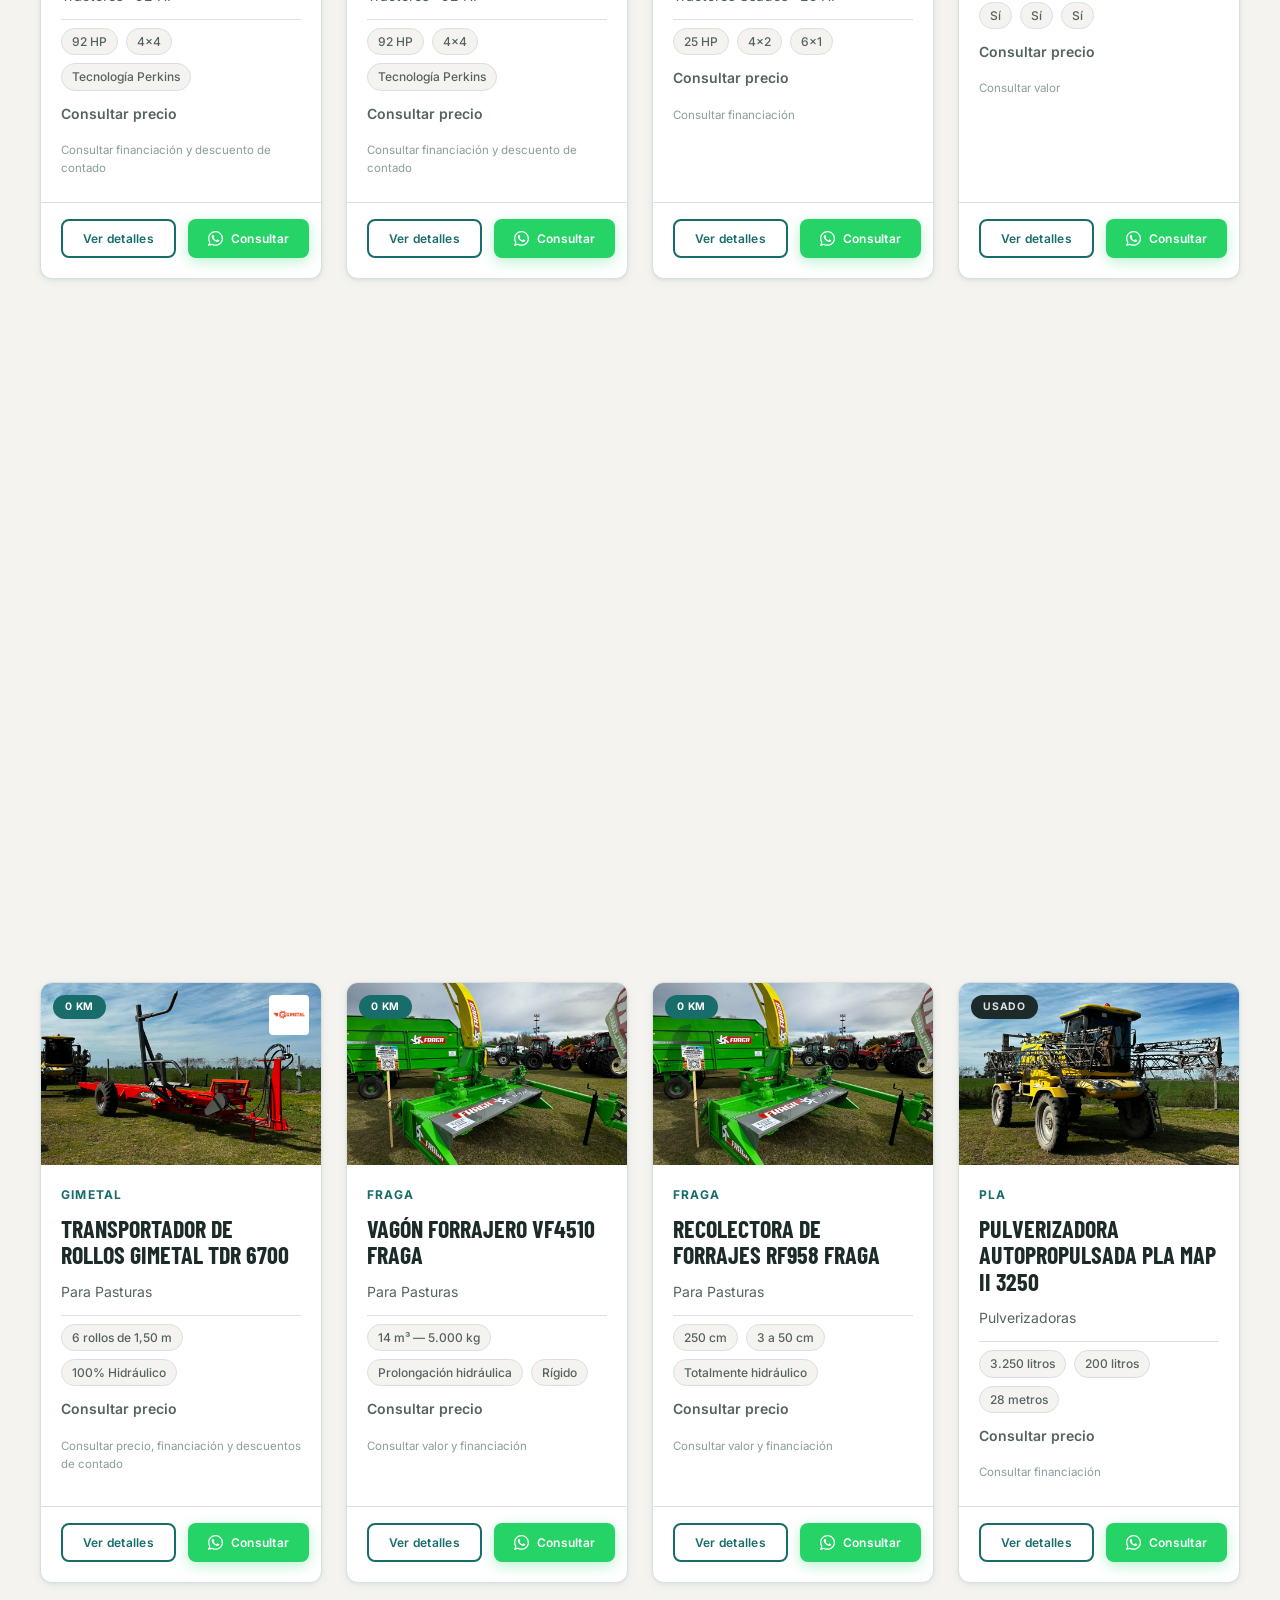
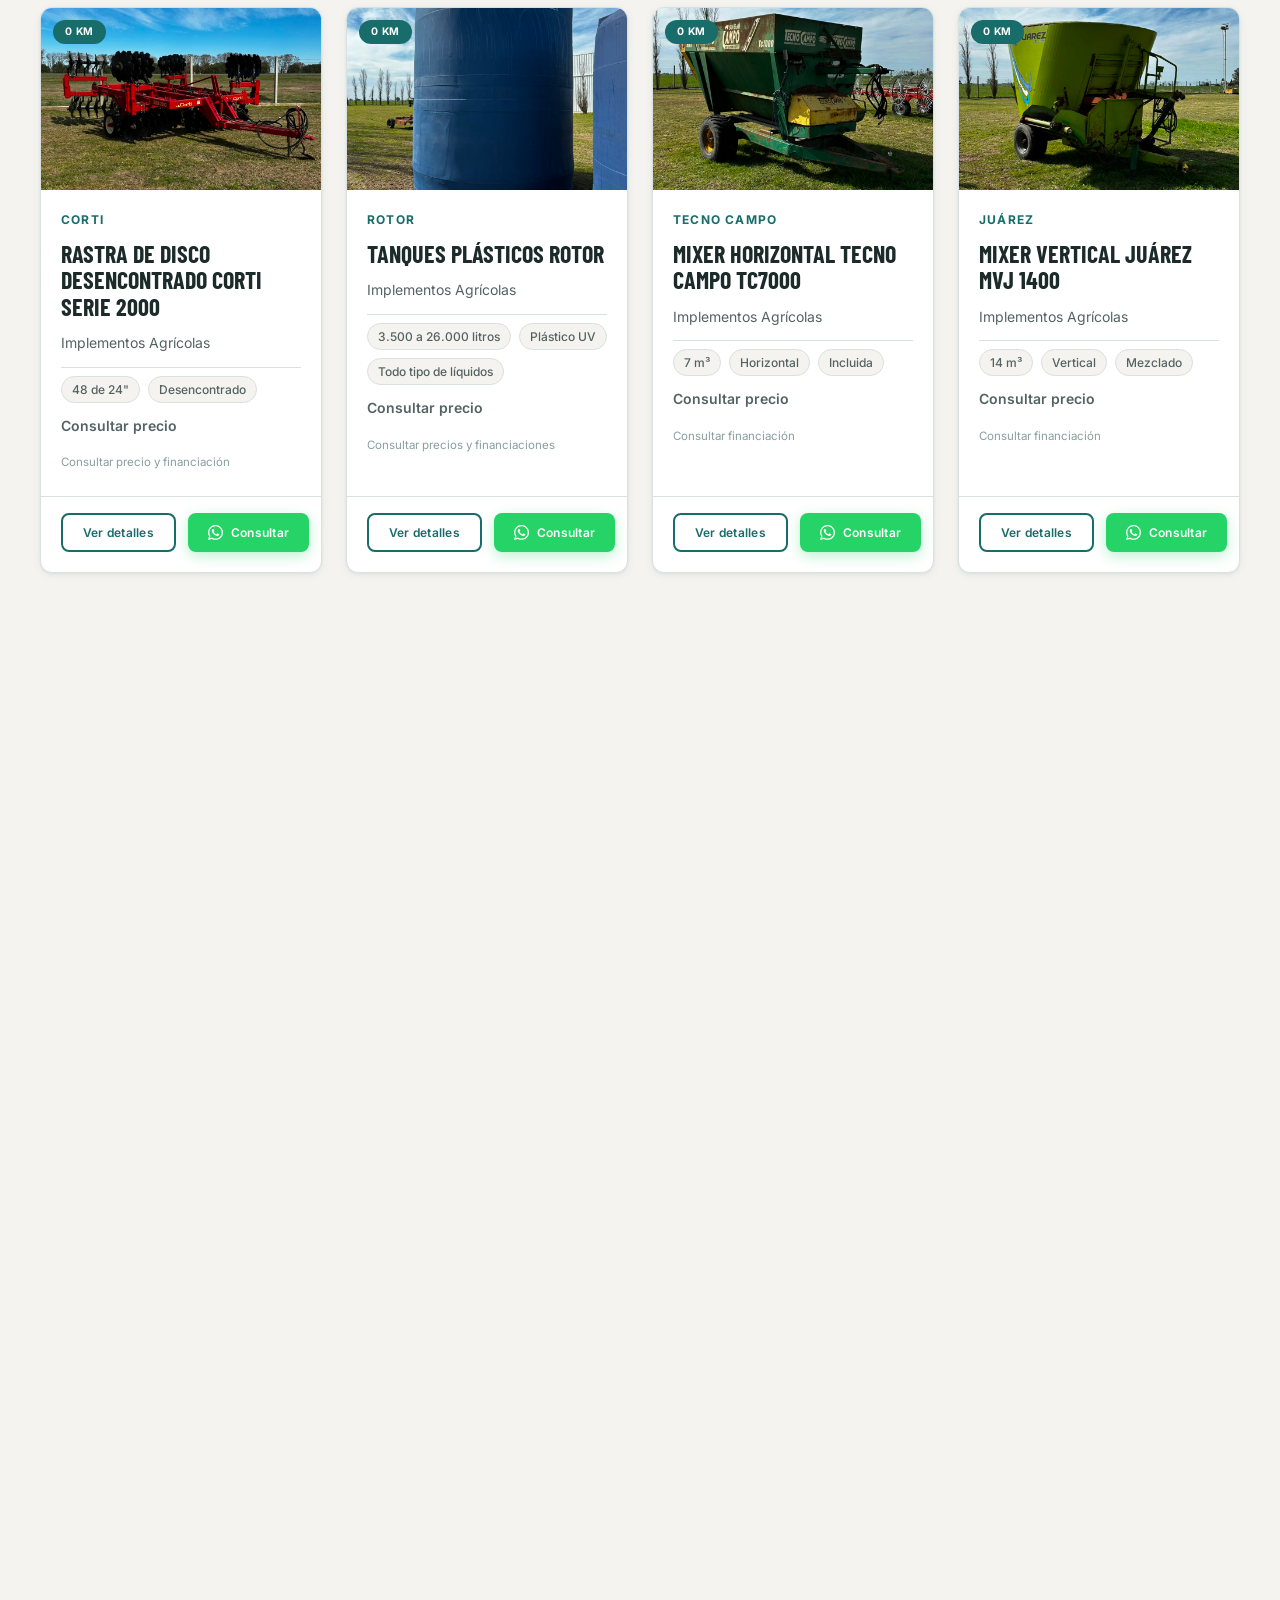
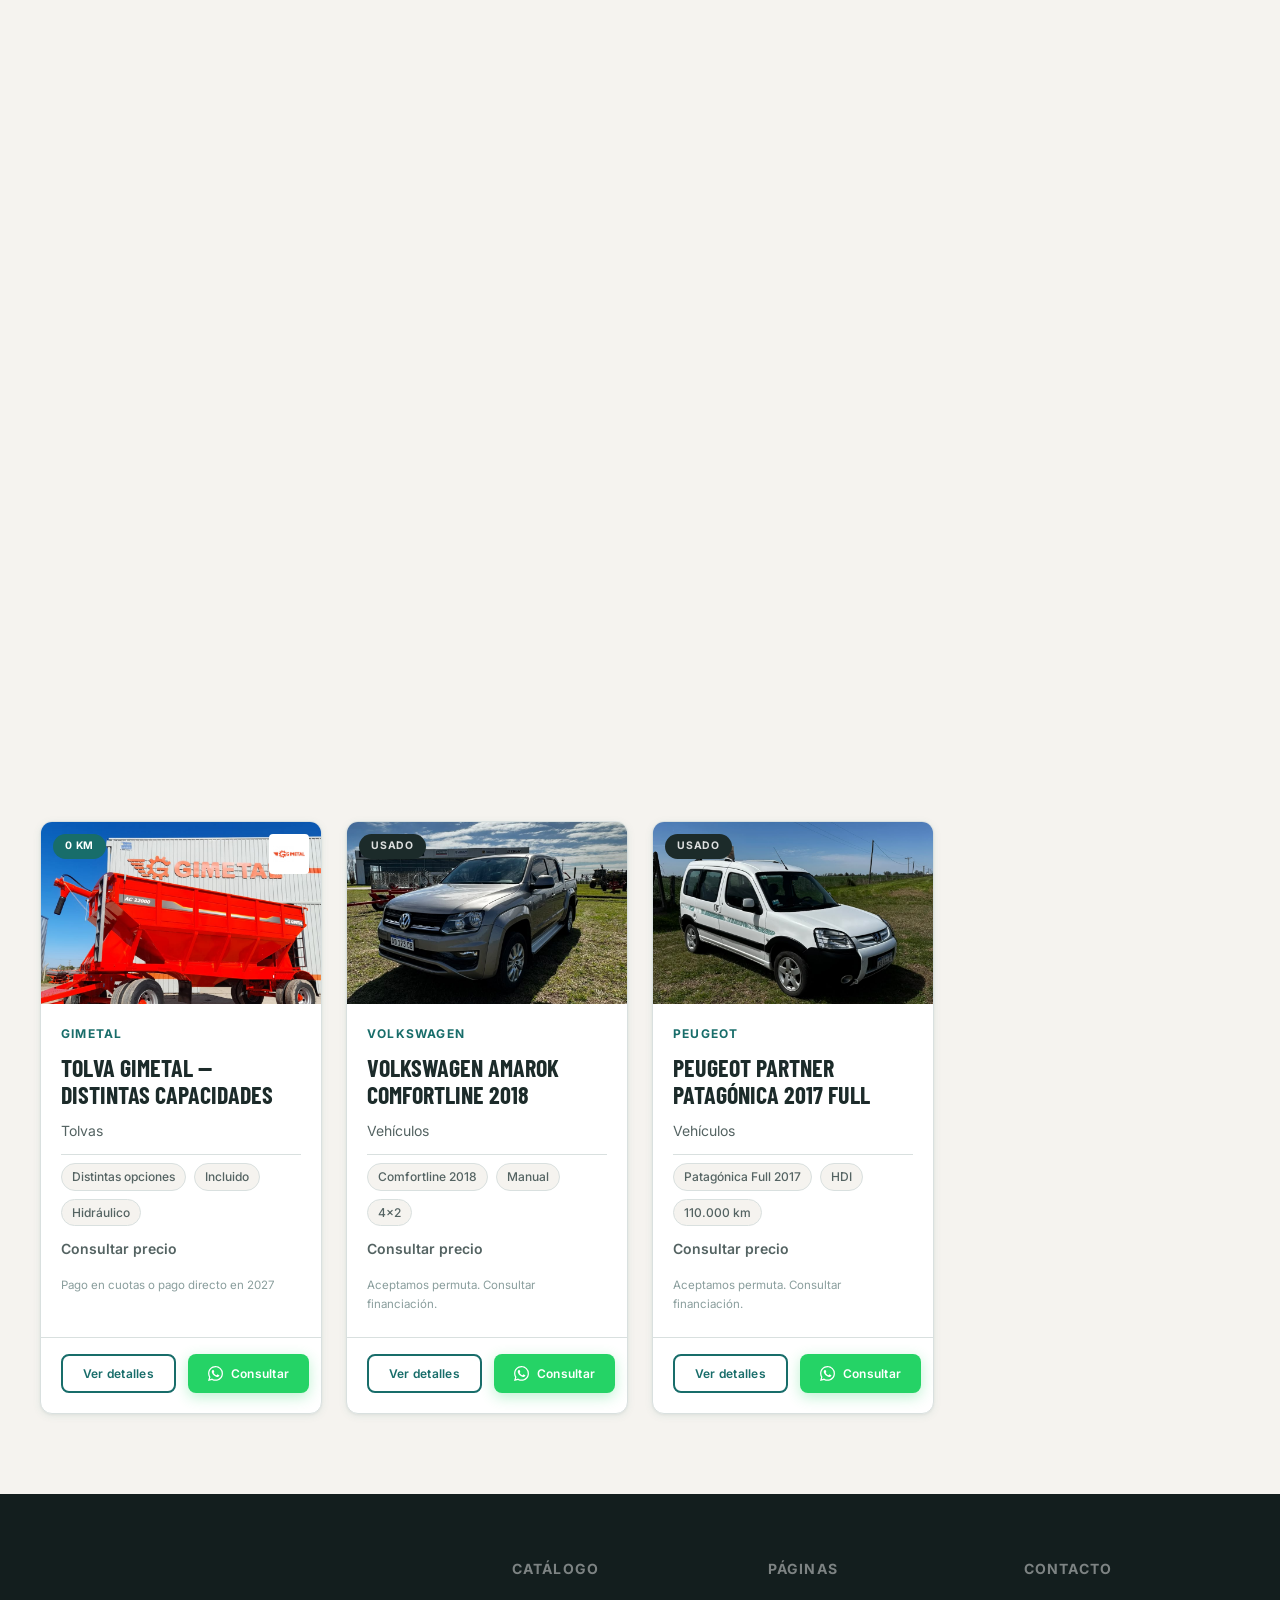
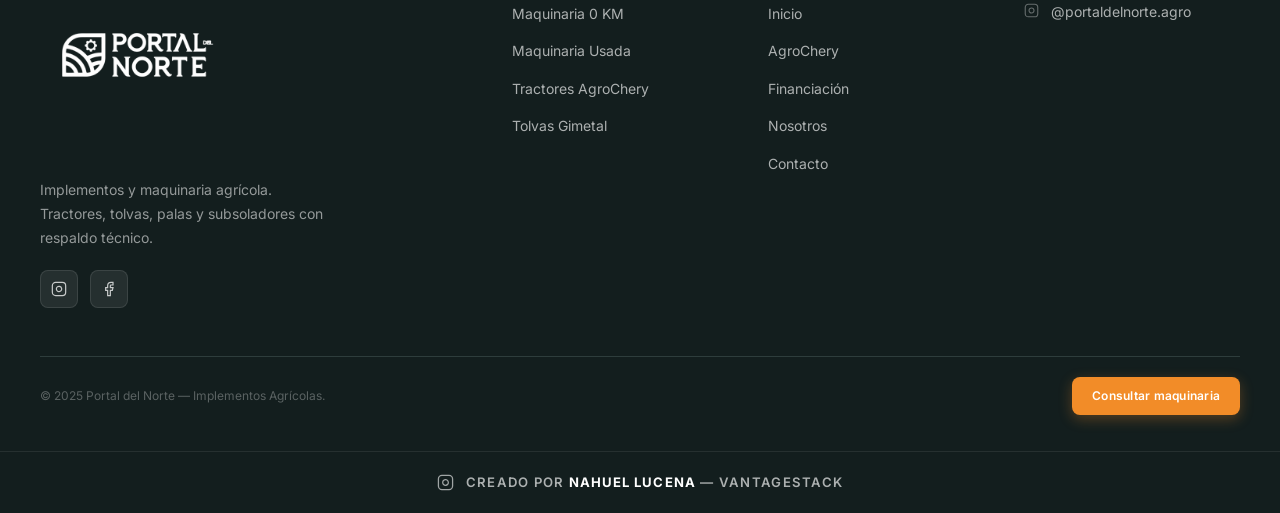
<file: catalogo.html>
﻿<!DOCTYPE html>
<html lang="es-AR">
<head>
  <meta charset="UTF-8" />
  <meta name="viewport" content="width=device-width, initial-scale=1.0" />
  <title>Catálogo de Maquinaria Agrícola — Portal del Norte</title>
  <meta name="description" content="Catálogo completo de implementos y maquinaria agrícola 0 KM y usados. Tractores AgroChery, tolvas Gimetal, palas Sinomach, subsoladores Secman. Portal del Norte." />
  <meta property="og:title" content="Catálogo de Maquinaria Agrícola — Portal del Norte" />
  <meta property="og:description" content="Catálogo completo de implementos y maquinaria agrícola 0 KM y usados. Tractores AgroChery, tolvas Gimetal, palas Sinomach, subsoladores Secman. Portal del Norte." />
  <meta property="og:type" content="website" />
  <meta property="og:site_name" content="Portal del Norte" />
  <meta property="og:locale" content="es_AR" />
  <meta property="og:image" content="https://raw.githubusercontent.com/nahuelmartin0509-web/PORTALDELNORTE/master/assets/img/og/preview.jpg" />
  <meta property="og:image:type" content="image/jpeg" />
  <meta property="og:image:width" content="1024" />
  <meta property="og:image:height" content="460" />
  <meta property="og:image:alt" content="Portal del Norte — La maquinaria que hace avanzar tu campo" />
  <meta name="twitter:card" content="summary_large_image" />
  <meta name="twitter:image" content="https://raw.githubusercontent.com/nahuelmartin0509-web/PORTALDELNORTE/master/assets/img/og/preview.jpg" />
  <link rel="icon" type="image/png" href="assets/img/logo/logo.png" />
  <link rel="stylesheet" href="assets/css/main.css" />
  <link rel="preconnect" href="https://fonts.googleapis.com" />
  <link rel="preconnect" href="https://fonts.gstatic.com" crossorigin />
</head>
<body>

  <!-- HEADER -->
  <header class="header" id="header">
    <div class="container header__inner">
      <a href="index.html" class="header__logo" aria-label="Portal del Norte - Inicio">
        <img src="assets/img/logo/logo.png" alt="Portal del Norte" />
      </a>
      <nav class="header__nav" aria-label="Navegación principal">
        <a href="index.html" class="nav__link" data-page="index.html">Inicio</a>
        <a href="catalogo.html" class="nav__link" data-page="catalogo.html">Catálogo</a>
        <a href="agrochery.html" class="nav__link nav__link--chery" data-page="agrochery.html">AgroChery</a>
        <a href="financiacion.html" class="nav__link" data-page="financiacion.html">Financiación</a>
        <a href="nosotros.html" class="nav__link" data-page="nosotros.html">Nosotros</a>
        <a href="contacto.html" class="nav__link" data-page="contacto.html">Contacto</a>
      </nav>
      <div class="header__actions">
        <a href="contacto.html" class="btn btn--primary btn--sm">Consultar maquinaria</a>
      </div>
      <button class="header__hamburger" id="hamburger" aria-label="Abrir menú">
        <span class="hamburger__line"></span>
        <span class="hamburger__line"></span>
        <span class="hamburger__line"></span>
      </button>
    </div>
  </header>

  <nav class="mobile-nav" id="mobile-nav">
    <a href="index.html" class="nav__link">Inicio</a>
    <a href="catalogo.html" class="nav__link">Catálogo</a>
    <a href="agrochery.html" class="nav__link nav__link--chery">AgroChery</a>
    <a href="financiacion.html" class="nav__link">Financiación</a>
    <a href="nosotros.html" class="nav__link">Nosotros</a>
    <a href="contacto.html" class="nav__link">Contacto</a>
    <div class="mobile-nav__cta">
      <a href="contacto.html" class="btn btn--primary btn--full">Consultar maquinaria</a>
    </div>
  </nav>

  <!-- CATALOG HEADER -->
  <div class="catalog-page">
    <div class="catalog-page__header">
      <div class="container">
        <span class="section-label" style="color: rgba(255,255,255,0.5);">Portal del Norte</span>
        <h1 class="section-title section-title--light" style="margin-top:.5rem;">Catálogo de Maquinaria</h1>
        <p class="catalog-page__subtitle">Tractores, tolvas, palas y subsoladores — 0 KM y usados disponibles.</p>

        <!-- TABS 0KM / USADO -->
        <div class="condition-tabs" role="tablist" aria-label="Condición de la maquinaria">
          <button class="condition-tab active" data-condition="all" role="tab" aria-selected="true">Todos</button>
          <button class="condition-tab" data-condition="0km" role="tab" aria-selected="false">0 KM</button>
          <button class="condition-tab" data-condition="usado" role="tab" aria-selected="false">Usados</button>
        </div>
      </div>
    </div>

    <!-- FILTROS -->
    <div class="catalog-filters" id="catalog-filters">
      <div class="container catalog-filters__inner">
        
        <!-- Filtro por Marca -->
        <div class="filter-group">
          <span class="filter-label">Marca:</span>
          <div class="filter-chips" role="group" aria-label="Filtrar por marca">
            <button class="filter-chip active" data-brand="all">Todas</button>
            <button class="filter-chip" data-brand="agrochery">AgroChery</button>
            <button class="filter-chip" data-brand="gimetal">Gimetal</button>
            <button class="filter-chip" data-brand="sinomach">Sinomach</button>
            <button class="filter-chip" data-brand="secman">Secman</button>
          </div>
        </div>

        <div class="filter-divider" aria-hidden="true"></div>

        <!-- Filtro por Categoría -->
        <div class="filter-group">
          <span class="filter-label">Categoría:</span>
          <div class="filter-chips" role="group" aria-label="Filtrar por categoría">
            <button class="filter-chip active" data-category="all">Todas</button>
            <button class="filter-chip" data-category="tractores">Tractores 0KM</button>
            <button class="filter-chip" data-category="tractores-usados">Tractores Usados</button>
            <button class="filter-chip" data-category="implementos">Implementos</button>
            <button class="filter-chip" data-category="pasturas">Para Pasturas</button>
            <button class="filter-chip" data-category="pulverizadoras">Pulverizadoras</button>
            <button class="filter-chip" data-category="maquinaria-vial">Maquinaria Vial</button>
            <button class="filter-chip" data-category="tolvas">Tolvas</button>
            <button class="filter-chip" data-category="vehiculos">Vehículos</button>
          </div>
        </div>
      </div>
    </div>

    <!-- CATÁLOGO BODY -->
    <div class="catalog-body">
      <div class="container">
        <p class="catalog-count" id="catalog-count" aria-live="polite"></p>

        <div class="catalog-grid" id="catalog-grid">
          <!-- Renderizado por catalog.js -->
        </div>

        <!-- EMPTY STATE -->
        <div class="catalog-empty" id="catalog-empty" role="status" aria-live="polite">
          <div class="catalog-empty__icon" aria-hidden="true">
            <svg width="36" height="36" viewBox="0 0 24 24" fill="none" stroke="currentColor" stroke-width="1.5"><circle cx="11" cy="11" r="8"/><line x1="21" y1="21" x2="16.65" y2="16.65"/></svg>
          </div>
          <h2 class="catalog-empty__title">Sin resultados</h2>
          <p class="catalog-empty__desc">No encontramos maquinaria con los filtros seleccionados. Intentá con otras combinaciones.</p>
          <button id="catalog-reset" class="btn btn--outline">Ver todo el catálogo</button>
        </div>
      </div>
    </div>
  </div>

  <!-- FOOTER -->
  <footer class="footer">
    <div class="container">
      <div class="footer__grid">
        <div class="footer__brand">
          <img src="assets/img/logo/logo.png" alt="Portal del Norte" class="footer__logo" />
          <p class="footer__desc">Implementos y maquinaria agrícola. Tractores, tolvas, palas y subsoladores con respaldo técnico.</p>
          <div class="footer__social">
            <a href="https://www.instagram.com/portaldelnorte.agro/" target="_blank" rel="noopener" class="social-btn" aria-label="Instagram">
              <svg width="16" height="16" viewBox="0 0 24 24" fill="none" stroke="currentColor" stroke-width="1.8"><rect x="2" y="2" width="20" height="20" rx="5"/><path d="M16 11.37A4 4 0 1112.63 8 4 4 0 0116 11.37z"/><line x1="17.5" y1="6.5" x2="17.51" y2="6.5"/></svg>
            </a>
            <a href="https://www.facebook.com/share/19Gstw5Ut2/?mibextid=wwXIfr" target="_blank" rel="noopener" class="social-btn social-btn--fb" aria-label="Facebook">
              <svg width="16" height="16" viewBox="0 0 24 24" fill="none" stroke="currentColor" stroke-width="1.8"><path d="M18 2h-3a5 5 0 00-5 5v3H7v4h3v8h4v-8h3l1-4h-4V7a1 1 0 011-1h3z"/></svg>
            </a>
          </div>
        </div>
        <div>
          <p class="footer__col-title">Catálogo</p>
          <ul class="footer__links">
            <li><a href="catalogo.html?condition=0km" class="footer__link">Maquinaria 0 KM</a></li>
            <li><a href="catalogo.html?condition=usado" class="footer__link">Maquinaria Usada</a></li>
            <li><a href="catalogo.html?brand=agrochery" class="footer__link">Tractores AgroChery</a></li>
            <li><a href="catalogo.html?brand=gimetal" class="footer__link">Tolvas Gimetal</a></li>
          </ul>
        </div>
        <div>
          <p class="footer__col-title">Páginas</p>
          <ul class="footer__links">
            <li><a href="index.html" class="footer__link">Inicio</a></li>
            <li><a href="agrochery.html" class="footer__link">AgroChery</a></li>
            <li><a href="financiacion.html" class="footer__link">Financiación</a></li>
            <li><a href="nosotros.html" class="footer__link">Nosotros</a></li>
            <li><a href="contacto.html" class="footer__link">Contacto</a></li>
          </ul>
        </div>
        <div>
          <p class="footer__col-title">Contacto</p>
          <div class="footer__contact-item">
            <svg viewBox="0 0 24 24" fill="none" stroke="currentColor" stroke-width="1.8"><rect x="2" y="2" width="20" height="20" rx="5"/><path d="M16 11.37A4 4 0 1112.63 8 4 4 0 0116 11.37z"/><line x1="17.5" y1="6.5" x2="17.51" y2="6.5"/></svg>
            <a href="https://www.instagram.com/portaldelnorte.agro/" target="_blank" class="footer__link">@portaldelnorte.agro</a>
          </div>
        </div>
      </div>
      <div class="footer__bottom">
        <p class="footer__copy">© 2025 Portal del Norte — Implementos Agrícolas.</p>
        <a href="contacto.html" class="btn btn--primary btn--sm">Consultar maquinaria</a>
      </div>
    </div>
      <!-- CRÉDITO DESARROLLADOR -->
    <div class="dev-credit">
      <a href="https://www.instagram.com/_mart.os/" target="_blank" rel="noopener" class="dev-credit__ig" aria-label="Instagram de VantageStack">
        <svg width="15" height="15" viewBox="0 0 24 24" fill="none" stroke="currentColor" stroke-width="1.8"><rect x="2" y="2" width="20" height="20" rx="5"/><path d="M16 11.37A4 4 0 1112.63 8 4 4 0 0116 11.37z"/><line x1="17.5" y1="6.5" x2="17.51" y2="6.5"/></svg>
      </a>
      <span>Creado por <strong>Nahuel Lucena</strong> — VantageStack</span>
    </div>
  </footer>


  <!-- WhatsApp flotante -->
  <a href="#" class="whatsapp-float" id="whatsapp-float" aria-label="Consultar por WhatsApp" target="_blank" rel="noopener">
    <svg viewBox="0 0 24 24" fill="currentColor" aria-hidden="true"><path d="M17.472 14.382c-.297-.149-1.758-.867-2.03-.967-.273-.099-.471-.148-.67.15-.197.297-.767.966-.94 1.164-.173.199-.347.223-.644.075-.297-.15-1.255-.463-2.39-1.475-.883-.788-1.48-1.761-1.653-2.059-.173-.297-.018-.458.13-.606.134-.133.298-.347.446-.52.149-.174.198-.298.298-.497.099-.198.05-.371-.025-.52-.075-.149-.669-1.612-.916-2.207-.242-.579-.487-.5-.669-.51-.173-.008-.371-.01-.57-.01-.198 0-.52.074-.792.372-.272.297-1.04 1.016-1.04 2.479 0 1.462 1.065 2.875 1.213 3.074.149.198 2.096 3.2 5.077 4.487.709.306 1.262.489 1.694.625.712.227 1.36.195 1.871.118.571-.085 1.758-.719 2.006-1.413.248-.694.248-1.289.173-1.413-.074-.124-.272-.198-.57-.347m-5.421 7.403h-.004a9.87 9.87 0 01-5.031-1.378l-.361-.214-3.741.982.998-3.648-.235-.374a9.86 9.86 0 01-1.51-5.26c.001-5.45 4.436-9.884 9.888-9.884 2.64 0 5.122 1.03 6.988 2.898a9.825 9.825 0 012.893 6.994c-.003 5.45-4.437 9.884-9.885 9.884m8.413-18.297A11.815 11.815 0 0012.05 0C5.495 0 .16 5.335.157 11.892c0 2.096.547 4.142 1.588 5.945L.057 24l6.305-1.654a11.882 11.882 0 005.683 1.448h.005c6.554 0 11.89-5.335 11.893-11.893a11.821 11.821 0 00-3.48-8.413z"/></svg>
  </a>

  <script src="assets/js/data.js"></script>
  <script src="assets/js/main.js"></script>
  <script src="assets/js/catalog.js"></script>
  <script>
    document.getElementById('whatsapp-float').href = getWhatsAppUrl();
  </script>
</body>
</html>
</file>
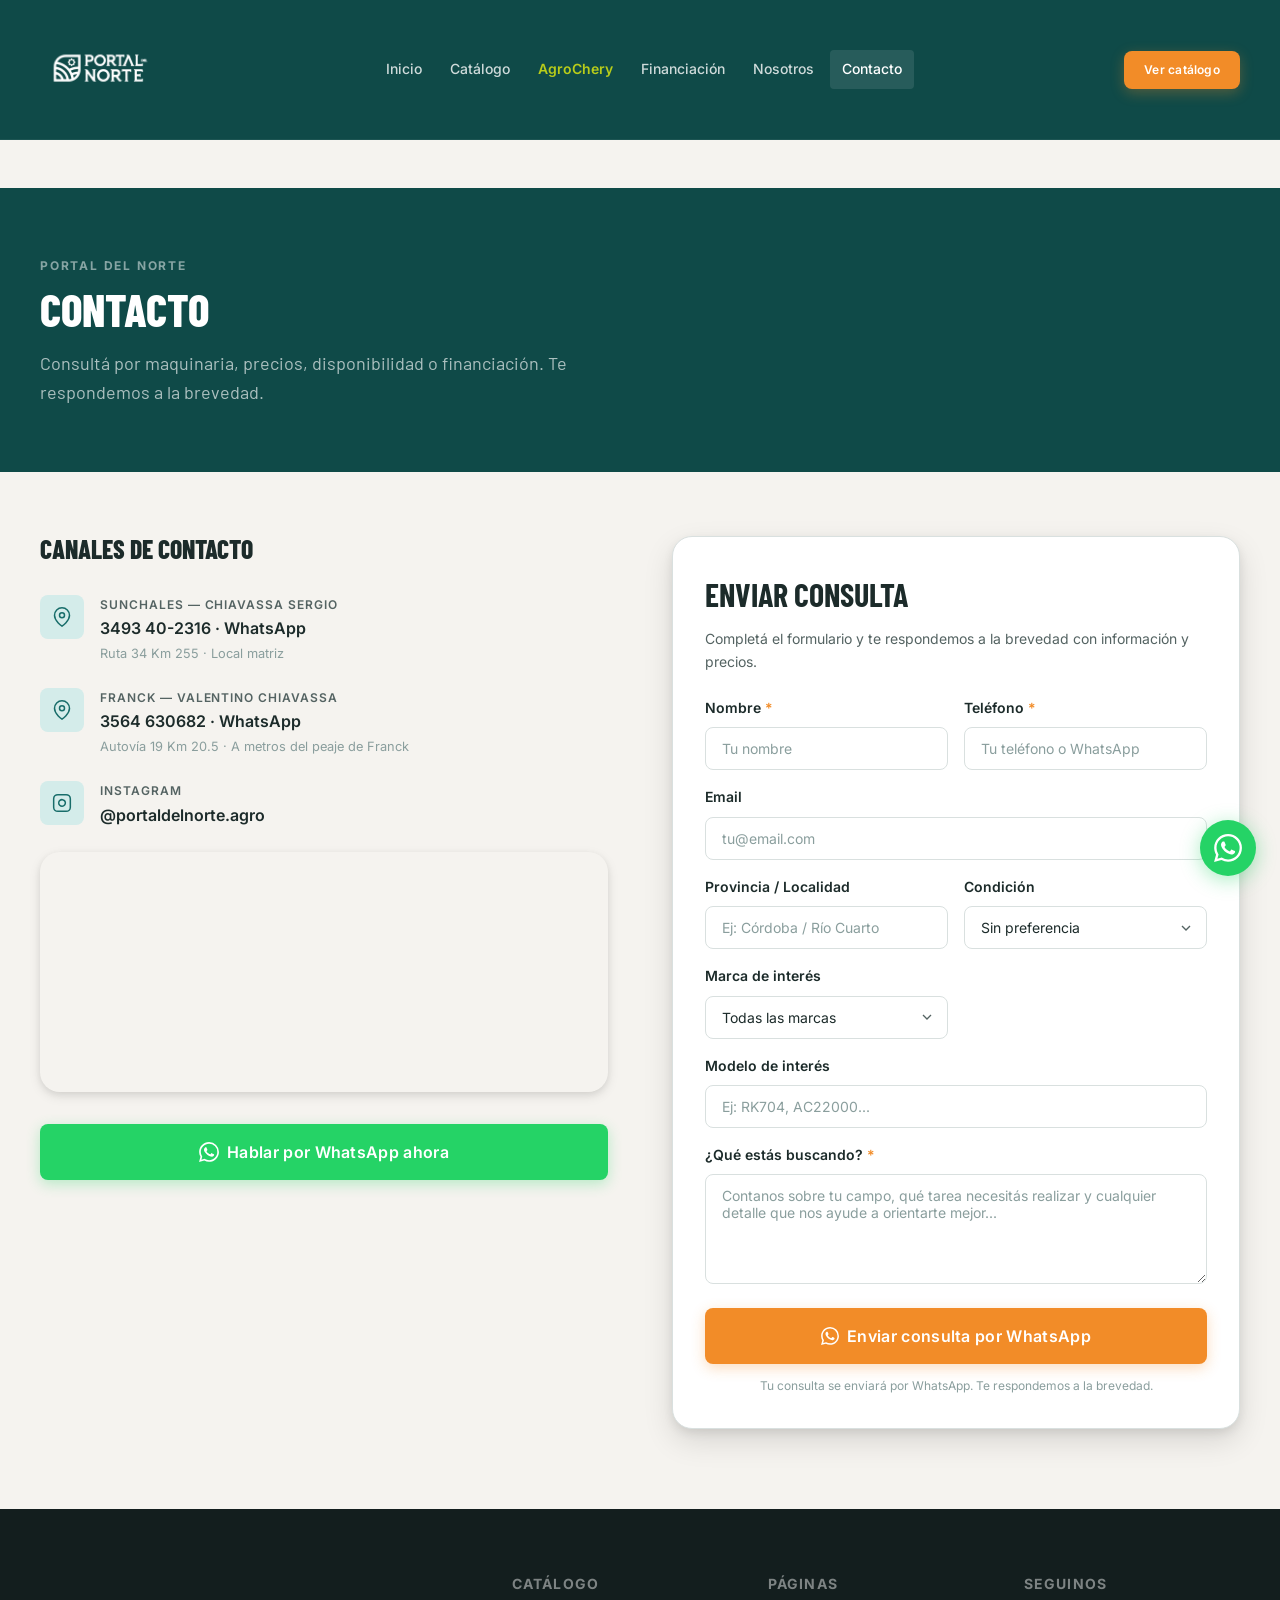
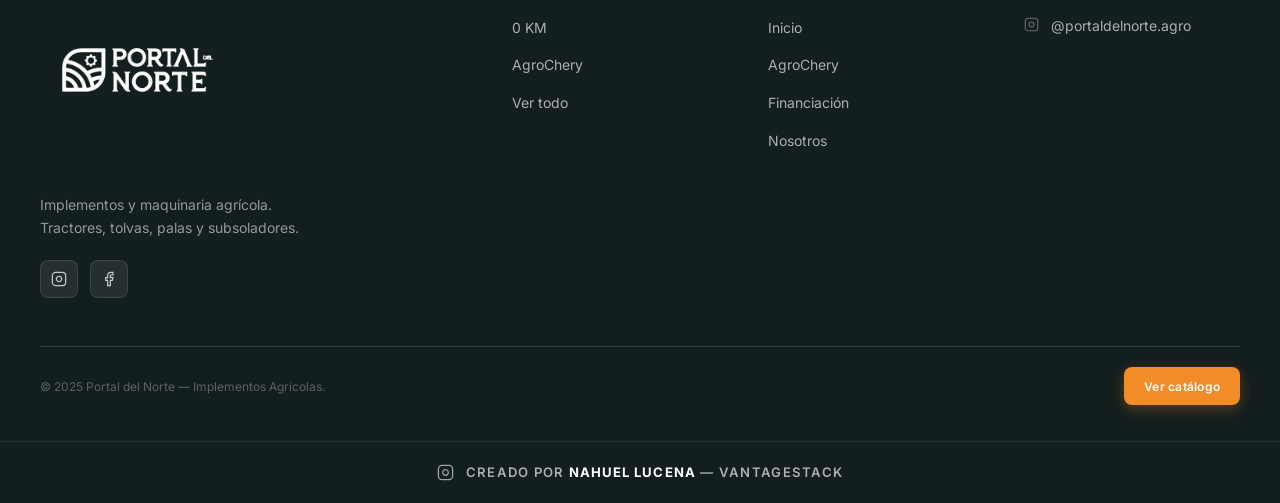
<file: contacto.html>
﻿<!DOCTYPE html>
<html lang="es-AR">
<head>
  <meta charset="UTF-8" />
  <meta name="viewport" content="width=device-width, initial-scale=1.0" />
  <title>Contacto — Portal del Norte · Implementos Agrícolas</title>
  <meta name="description" content="Contactá a Portal del Norte para consultar por maquinaria agrícola, implementos, financiación y asesoramiento. Respondemos a la brevedad por WhatsApp." />
  <meta property="og:title" content="Contacto — Portal del Norte · Implementos Agrícolas" />
  <meta property="og:description" content="Contactá a Portal del Norte para consultar por maquinaria agrícola, implementos, financiación y asesoramiento. Respondemos a la brevedad por WhatsApp." />
  <meta property="og:type" content="website" />
  <meta property="og:site_name" content="Portal del Norte" />
  <meta property="og:locale" content="es_AR" />
  <meta property="og:image" content="https://raw.githubusercontent.com/nahuelmartin0509-web/PORTALDELNORTE/master/assets/img/og/preview.jpg" />
  <meta property="og:image:type" content="image/jpeg" />
  <meta property="og:image:width" content="1024" />
  <meta property="og:image:height" content="460" />
  <meta property="og:image:alt" content="Portal del Norte — La maquinaria que hace avanzar tu campo" />
  <meta name="twitter:card" content="summary_large_image" />
  <meta name="twitter:image" content="https://raw.githubusercontent.com/nahuelmartin0509-web/PORTALDELNORTE/master/assets/img/og/preview.jpg" />
  <link rel="icon" type="image/png" href="assets/img/logo/logo.png" />
  <link rel="stylesheet" href="assets/css/main.css" />
  <link rel="preconnect" href="https://fonts.googleapis.com" />
  <link rel="preconnect" href="https://fonts.gstatic.com" crossorigin />
</head>
<body>

  <!-- HEADER -->
  <header class="header" id="header">
    <div class="container header__inner">
      <a href="index.html" class="header__logo" aria-label="Portal del Norte - Inicio">
        <img src="assets/img/logo/logo.png" alt="Portal del Norte" />
      </a>
      <nav class="header__nav" aria-label="Navegación principal">
        <a href="index.html" class="nav__link" data-page="index.html">Inicio</a>
        <a href="catalogo.html" class="nav__link" data-page="catalogo.html">Catálogo</a>
        <a href="agrochery.html" class="nav__link nav__link--chery" data-page="agrochery.html">AgroChery</a>
        <a href="financiacion.html" class="nav__link" data-page="financiacion.html">Financiación</a>
        <a href="nosotros.html" class="nav__link" data-page="nosotros.html">Nosotros</a>
        <a href="contacto.html" class="nav__link active" data-page="contacto.html">Contacto</a>
      </nav>
      <div class="header__actions">
        <a href="catalogo.html" class="btn btn--primary btn--sm">Ver catálogo</a>
      </div>
      <button class="header__hamburger" id="hamburger" aria-label="Abrir menú">
        <span class="hamburger__line"></span>
        <span class="hamburger__line"></span>
        <span class="hamburger__line"></span>
      </button>
    </div>
  </header>

  <nav class="mobile-nav" id="mobile-nav">
    <a href="index.html" class="nav__link">Inicio</a>
    <a href="catalogo.html" class="nav__link">Catálogo</a>
    <a href="agrochery.html" class="nav__link nav__link--chery">AgroChery</a>
    <a href="financiacion.html" class="nav__link">Financiación</a>
    <a href="nosotros.html" class="nav__link">Nosotros</a>
    <a href="contacto.html" class="nav__link">Contacto</a>
    <div class="mobile-nav__cta">
      <a href="catalogo.html" class="btn btn--primary btn--full">Ver catálogo</a>
    </div>
  </nav>

  <div class="contact-page">

    <!-- HEADER CONTACTO -->
    <div class="contact-page__header">
      <div class="container">
        <span class="section-label" style="color:rgba(255,255,255,0.5);">Portal del Norte</span>
        <h1 class="section-title section-title--light fade-in" style="margin-top:.5rem;">Contacto</h1>
        <p class="section-subtitle fade-in fade-in-delay-1" style="color:rgba(255,255,255,0.65); margin-top:1rem;">
          Consultá por maquinaria, precios, disponibilidad o financiación. Te respondemos a la brevedad.
        </p>
      </div>
    </div>

    <div class="container">
      <div class="contact-page__grid">

        <!-- INFO DE CONTACTO -->
        <div class="fade-in">
          <h2 class="section-title" style="font-size:1.6rem; margin-bottom:2rem;">Canales de contacto</h2>

          <!-- Sunchales -->
          <div class="contact-detail" style="margin-bottom:1.5rem;">
            <div class="contact-detail__icon">
              <svg width="20" height="20" viewBox="0 0 24 24" fill="none" stroke="var(--color-primary)" stroke-width="1.8"><path d="M21 10c0 7-9 13-9 13s-9-6-9-13a9 9 0 0118 0z"/><circle cx="12" cy="10" r="3"/></svg>
            </div>
            <div>
              <div class="contact-detail__label">Sunchales — Chiavassa Sergio</div>
              <div class="contact-detail__value">
                <a href="tel:+5434934002316">3493 40-2316</a> · <a href="https://wa.link/t2tt31" target="_blank" rel="noopener">WhatsApp</a>
              </div>
              <div style="font-size:.8rem; color:var(--color-text-muted); margin-top:2px;">Ruta 34 Km 255 · Local matriz</div>
            </div>
          </div>

          <!-- Franck -->
          <div class="contact-detail" style="margin-bottom:1.5rem;">
            <div class="contact-detail__icon">
              <svg width="20" height="20" viewBox="0 0 24 24" fill="none" stroke="var(--color-primary)" stroke-width="1.8"><path d="M21 10c0 7-9 13-9 13s-9-6-9-13a9 9 0 0118 0z"/><circle cx="12" cy="10" r="3"/></svg>
            </div>
            <div>
              <div class="contact-detail__label">Franck — Valentino Chiavassa</div>
              <div class="contact-detail__value">
                <a href="tel:+543564630682">3564 630682</a> · <a href="https://wa.link/2463ko" target="_blank" rel="noopener">WhatsApp</a>
              </div>
              <div style="font-size:.8rem; color:var(--color-text-muted); margin-top:2px;">Autovía 19 Km 20.5 · A metros del peaje de Franck</div>
            </div>
          </div>

          <!-- Instagram -->
          <div class="contact-detail" style="margin-bottom:1.5rem;">
            <div class="contact-detail__icon">
              <svg width="20" height="20" viewBox="0 0 24 24" fill="none" stroke="var(--color-primary)" stroke-width="1.8"><rect x="2" y="2" width="20" height="20" rx="5"/><path d="M16 11.37A4 4 0 1112.63 8 4 4 0 0116 11.37z"/><line x1="17.5" y1="6.5" x2="17.51" y2="6.5"/></svg>
            </div>
            <div>
              <div class="contact-detail__label">Instagram</div>
              <div class="contact-detail__value">
                <a href="https://www.instagram.com/portaldelnorte.agro/" target="_blank" rel="noopener">@portaldelnorte.agro</a>
              </div>
            </div>
          </div>

          <!-- Mapa -->
          <div style="margin-bottom:1.5rem;">
            <iframe
              class="contact-map"
              src="https://www.google.com/maps/embed?pb=!1m18!1m12!1m3!1d3406.123!2d-61.548!3d-30.944!2m3!1f0!2f0!3f0!3m2!1i1024!2i768!4f13.1!3m3!1m2!1s0x0%3A0x0!2zMzDCsDU2JzM4LjQiUyA2McKwMzInNTMuMiJX!5e0!3m2!1ses-419!2sar!4v1"
              allowfullscreen
              loading="lazy"
              referrerpolicy="no-referrer-when-downgrade"
              title="Ubicación Portal del Norte"
              style="height:240px;"
            ></iframe>
          </div>

          <button onclick="openWaModal()" class="btn btn--whatsapp btn--lg" style="width:100%;">
            <svg width="20" height="20" viewBox="0 0 24 24" fill="currentColor"><path d="M17.472 14.382c-.297-.149-1.758-.867-2.03-.967-.273-.099-.471-.148-.67.15-.197.297-.767.966-.94 1.164-.173.199-.347.223-.644.075-.297-.15-1.255-.463-2.39-1.475-.883-.788-1.48-1.761-1.653-2.059-.173-.297-.018-.458.13-.606.134-.133.298-.347.446-.52.149-.174.198-.298.298-.497.099-.198.05-.371-.025-.52-.075-.149-.669-1.612-.916-2.207-.242-.579-.487-.5-.669-.51-.173-.008-.371-.01-.57-.01-.198 0-.52.074-.792.372-.272.297-1.04 1.016-1.04 2.479 0 1.462 1.065 2.875 1.213 3.074.149.198 2.096 3.2 5.077 4.487.709.306 1.262.489 1.694.625.712.227 1.36.195 1.871.118.571-.085 1.758-.719 2.006-1.413.248-.694.248-1.289.173-1.413-.074-.124-.272-.198-.57-.347m-5.421 7.403h-.004a9.87 9.87 0 01-5.031-1.378l-.361-.214-3.741.982.998-3.648-.235-.374a9.86 9.86 0 01-1.51-5.26c.001-5.45 4.436-9.884 9.888-9.884 2.64 0 5.122 1.03 6.988 2.898a9.825 9.825 0 012.893 6.994c-.003 5.45-4.437 9.884-9.885 9.884m8.413-18.297A11.815 11.815 0 0012.05 0C5.495 0 .16 5.335.157 11.892c0 2.096.547 4.142 1.588 5.945L.057 24l6.305-1.654a11.882 11.882 0 005.683 1.448h.005c6.554 0 11.89-5.335 11.893-11.893a11.821 11.821 0 00-3.48-8.413z"/></svg>
            Hablar por WhatsApp ahora
          </button>
        </div>

        <!-- FORMULARIO COMPLETO -->
        <div class="fade-in fade-in-delay-1">
          <form class="lead-form" id="contact-form" novalidate>
            <div class="form-body">
              <h2 class="lead-form__title">Enviar consulta</h2>
              <p class="lead-form__subtitle">Completá el formulario y te respondemos a la brevedad con información y precios.</p>

              <div class="form-grid">
                <div class="form-field">
                  <label class="form-label" for="c-name">Nombre <span>*</span></label>
                  <input type="text" id="c-name" name="name" class="form-input" placeholder="Tu nombre" required autocomplete="name" />
                </div>

                <div class="form-field">
                  <label class="form-label" for="c-phone">Teléfono <span>*</span></label>
                  <input type="tel" id="c-phone" name="phone" class="form-input" placeholder="Tu teléfono o WhatsApp" required autocomplete="tel" />
                </div>

                <div class="form-field form-field--full">
                  <label class="form-label" for="c-email">Email</label>
                  <input type="email" id="c-email" name="email" class="form-input" placeholder="tu@email.com" autocomplete="email" />
                </div>

                <div class="form-field">
                  <label class="form-label" for="c-province">Provincia / Localidad</label>
                  <input type="text" id="c-province" name="province" class="form-input" placeholder="Ej: Córdoba / Río Cuarto" />
                </div>

                <div class="form-field">
                  <label class="form-label" for="c-condition">Condición</label>
                  <select id="c-condition" name="condition" class="form-select">
                    <option value="">Sin preferencia</option>
                    <option value="0km">0 KM</option>
                    <option value="usado">Usado</option>
                  </select>
                </div>

                <div class="form-field">
                  <label class="form-label" for="c-brand">Marca de interés</label>
                  <select id="c-brand" name="brand" class="form-select">
                    <option value="">Todas las marcas</option>
                    <option value="AgroChery">AgroChery</option>
                    <option value="Gimetal">Gimetal</option>
                    <option value="Sinomach">Sinomach</option>
                    <option value="Secman">Secman</option>
                  </select>
                </div>

                <div class="form-field form-field--full">
                  <label class="form-label" for="c-model">Modelo de interés</label>
                  <input type="text" id="c-model" name="model" class="form-input" placeholder="Ej: RK704, AC22000..." />
                </div>

                <div class="form-field form-field--full">
                  <label class="form-label" for="c-message">¿Qué estás buscando? <span>*</span></label>
                  <textarea id="c-message" name="message" class="form-textarea" placeholder="Contanos sobre tu campo, qué tarea necesitás realizar y cualquier detalle que nos ayude a orientarte mejor..." required></textarea>
                </div>
              </div>

              <div style="margin-top:1.5rem;">
                <button type="submit" class="btn btn--primary btn--full btn--lg">
                  <svg width="18" height="18" viewBox="0 0 24 24" fill="currentColor"><path d="M17.472 14.382c-.297-.149-1.758-.867-2.03-.967-.273-.099-.471-.148-.67.15-.197.297-.767.966-.94 1.164-.173.199-.347.223-.644.075-.297-.15-1.255-.463-2.39-1.475-.883-.788-1.48-1.761-1.653-2.059-.173-.297-.018-.458.13-.606.134-.133.298-.347.446-.52.149-.174.198-.298.298-.497.099-.198.05-.371-.025-.52-.075-.149-.669-1.612-.916-2.207-.242-.579-.487-.5-.669-.51-.173-.008-.371-.01-.57-.01-.198 0-.52.074-.792.372-.272.297-1.04 1.016-1.04 2.479 0 1.462 1.065 2.875 1.213 3.074.149.198 2.096 3.2 5.077 4.487.709.306 1.262.489 1.694.625.712.227 1.36.195 1.871.118.571-.085 1.758-.719 2.006-1.413.248-.694.248-1.289.173-1.413-.074-.124-.272-.198-.57-.347m-5.421 7.403h-.004a9.87 9.87 0 01-5.031-1.378l-.361-.214-3.741.982.998-3.648-.235-.374a9.86 9.86 0 01-1.51-5.26c.001-5.45 4.436-9.884 9.888-9.884 2.64 0 5.122 1.03 6.988 2.898a9.825 9.825 0 012.893 6.994c-.003 5.45-4.437 9.884-9.885 9.884m8.413-18.297A11.815 11.815 0 0012.05 0C5.495 0 .16 5.335.157 11.892c0 2.096.547 4.142 1.588 5.945L.057 24l6.305-1.654a11.882 11.882 0 005.683 1.448h.005c6.554 0 11.89-5.335 11.893-11.893a11.821 11.821 0 00-3.48-8.413z"/></svg>
                  Enviar consulta por WhatsApp
                </button>
                <p style="font-size:.75rem; color:var(--color-text-muted); text-align:center; margin-top:.75rem;">
                  Tu consulta se enviará por WhatsApp. Te respondemos a la brevedad.
                </p>
              </div>
            </div>

            <div class="form-success" role="alert">
              <div class="form-success__icon">
                <svg width="32" height="32" viewBox="0 0 24 24" fill="none" stroke="currentColor" stroke-width="2"><path d="M22 11.08V12a10 10 0 11-5.93-9.14"/><polyline points="22 4 12 14.01 9 11.01"/></svg>
              </div>
              <h3 class="lead-form__title">¡Consulta enviada!</h3>
              <p style="font-size:.9rem; color:var(--color-text-secondary);">Se abrió WhatsApp con tu mensaje. Te respondemos a la brevedad.</p>
              <a href="catalogo.html" class="btn btn--outline" style="margin-top:1rem;">Ver catálogo</a>
            </div>
          </form>
        </div>

      </div>
    </div>

  </div><!-- /contact-page -->

  <!-- FOOTER -->
  <footer class="footer">
    <div class="container">
      <div class="footer__grid">
        <div class="footer__brand">
          <img src="assets/img/logo/logo.png" alt="Portal del Norte" class="footer__logo" />
          <p class="footer__desc">Implementos y maquinaria agrícola. Tractores, tolvas, palas y subsoladores.</p>
          <div class="footer__social">
            <a href="https://www.instagram.com/portaldelnorte.agro/" target="_blank" rel="noopener" class="social-btn" aria-label="Instagram">
              <svg width="16" height="16" viewBox="0 0 24 24" fill="none" stroke="currentColor" stroke-width="1.8"><rect x="2" y="2" width="20" height="20" rx="5"/><path d="M16 11.37A4 4 0 1112.63 8 4 4 0 0116 11.37z"/><line x1="17.5" y1="6.5" x2="17.51" y2="6.5"/></svg>
            </a>
            <a href="https://www.facebook.com/share/19Gstw5Ut2/?mibextid=wwXIfr" target="_blank" rel="noopener" class="social-btn social-btn--fb" aria-label="Facebook">
              <svg width="16" height="16" viewBox="0 0 24 24" fill="none" stroke="currentColor" stroke-width="1.8"><path d="M18 2h-3a5 5 0 00-5 5v3H7v4h3v8h4v-8h3l1-4h-4V7a1 1 0 011-1h3z"/></svg>
            </a>
          </div>
        </div>
        <div>
          <p class="footer__col-title">Catálogo</p>
          <ul class="footer__links">
            <li><a href="catalogo.html?condition=0km" class="footer__link">0 KM</a></li>
            <li><a href="catalogo.html?brand=agrochery" class="footer__link">AgroChery</a></li>
            <li><a href="catalogo.html" class="footer__link">Ver todo</a></li>
          </ul>
        </div>
        <div>
          <p class="footer__col-title">Páginas</p>
          <ul class="footer__links">
            <li><a href="index.html" class="footer__link">Inicio</a></li>
            <li><a href="agrochery.html" class="footer__link">AgroChery</a></li>
            <li><a href="financiacion.html" class="footer__link">Financiación</a></li>
            <li><a href="nosotros.html" class="footer__link">Nosotros</a></li>
          </ul>
        </div>
        <div>
          <p class="footer__col-title">Seguinos</p>
          <div class="footer__contact-item">
            <svg viewBox="0 0 24 24" fill="none" stroke="currentColor" stroke-width="1.8"><rect x="2" y="2" width="20" height="20" rx="5"/><path d="M16 11.37A4 4 0 1112.63 8 4 4 0 0116 11.37z"/><line x1="17.5" y1="6.5" x2="17.51" y2="6.5"/></svg>
            <a href="https://www.instagram.com/portaldelnorte.agro/" target="_blank" class="footer__link">@portaldelnorte.agro</a>
          </div>
        </div>
      </div>
      <div class="footer__bottom">
        <p class="footer__copy">© 2025 Portal del Norte — Implementos Agrícolas.</p>
        <a href="catalogo.html" class="btn btn--primary btn--sm">Ver catálogo</a>
      </div>
    </div>
      <!-- CRÉDITO DESARROLLADOR -->
    <div class="dev-credit">
      <a href="https://www.instagram.com/_mart.os/" target="_blank" rel="noopener" class="dev-credit__ig" aria-label="Instagram de VantageStack">
        <svg width="15" height="15" viewBox="0 0 24 24" fill="none" stroke="currentColor" stroke-width="1.8"><rect x="2" y="2" width="20" height="20" rx="5"/><path d="M16 11.37A4 4 0 1112.63 8 4 4 0 0116 11.37z"/><line x1="17.5" y1="6.5" x2="17.51" y2="6.5"/></svg>
      </a>
      <span>Creado por <strong>Nahuel Lucena</strong> — VantageStack</span>
    </div>
  </footer>


  <a href="#" class="whatsapp-float" id="whatsapp-float" aria-label="Consultar por WhatsApp" target="_blank" rel="noopener">
    <svg viewBox="0 0 24 24" fill="currentColor"><path d="M17.472 14.382c-.297-.149-1.758-.867-2.03-.967-.273-.099-.471-.148-.67.15-.197.297-.767.966-.94 1.164-.173.199-.347.223-.644.075-.297-.15-1.255-.463-2.39-1.475-.883-.788-1.48-1.761-1.653-2.059-.173-.297-.018-.458.13-.606.134-.133.298-.347.446-.52.149-.174.198-.298.298-.497.099-.198.05-.371-.025-.52-.075-.149-.669-1.612-.916-2.207-.242-.579-.487-.5-.669-.51-.173-.008-.371-.01-.57-.01-.198 0-.52.074-.792.372-.272.297-1.04 1.016-1.04 2.479 0 1.462 1.065 2.875 1.213 3.074.149.198 2.096 3.2 5.077 4.487.709.306 1.262.489 1.694.625.712.227 1.36.195 1.871.118.571-.085 1.758-.719 2.006-1.413.248-.694.248-1.289.173-1.413-.074-.124-.272-.198-.57-.347m-5.421 7.403h-.004a9.87 9.87 0 01-5.031-1.378l-.361-.214-3.741.982.998-3.648-.235-.374a9.86 9.86 0 01-1.51-5.26c.001-5.45 4.436-9.884 9.888-9.884 2.64 0 5.122 1.03 6.988 2.898a9.825 9.825 0 012.893 6.994c-.003 5.45-4.437 9.884-9.885 9.884m8.413-18.297A11.815 11.815 0 0012.05 0C5.495 0 .16 5.335.157 11.892c0 2.096.547 4.142 1.588 5.945L.057 24l6.305-1.654a11.882 11.882 0 005.683 1.448h.005c6.554 0 11.89-5.335 11.893-11.893a11.821 11.821 0 00-3.48-8.413z"/></svg>
  </a>

  <script src="assets/js/data.js"></script>
  <script src="assets/js/main.js"></script>
  <script>
    // Set WhatsApp links
    const waUrl = getWhatsAppUrl();
    document.querySelectorAll('#wa-main-link, #wa-cta-btn, #whatsapp-float').forEach(el => {
      el.href = waUrl;
      if (el.tagName === 'A') el.target = '_blank';
    });

    // Pre-fill form from URL params
    const params = new URLSearchParams(window.location.search);
    const brandParam = params.get('brand');
    const modelParam = params.get('model');
    const conditionParam = params.get('condition');

    if (brandParam) {
      const brandSel = document.getElementById('c-brand');
      if (brandSel) {
        Array.from(brandSel.options).forEach(opt => {
          if (opt.value === brandParam) opt.selected = true;
        });
      }
    }
    if (modelParam) {
      const modelInput = document.getElementById('c-model');
      if (modelInput) modelInput.value = modelParam;
    }
    if (conditionParam) {
      const condSel = document.getElementById('c-condition');
      if (condSel) {
        Array.from(condSel.options).forEach(opt => {
          if (opt.value === conditionParam) opt.selected = true;
        });
      }
    }

    // Init form
    initLeadForm('contact-form');
  </script>
</body>
</html>
</file>
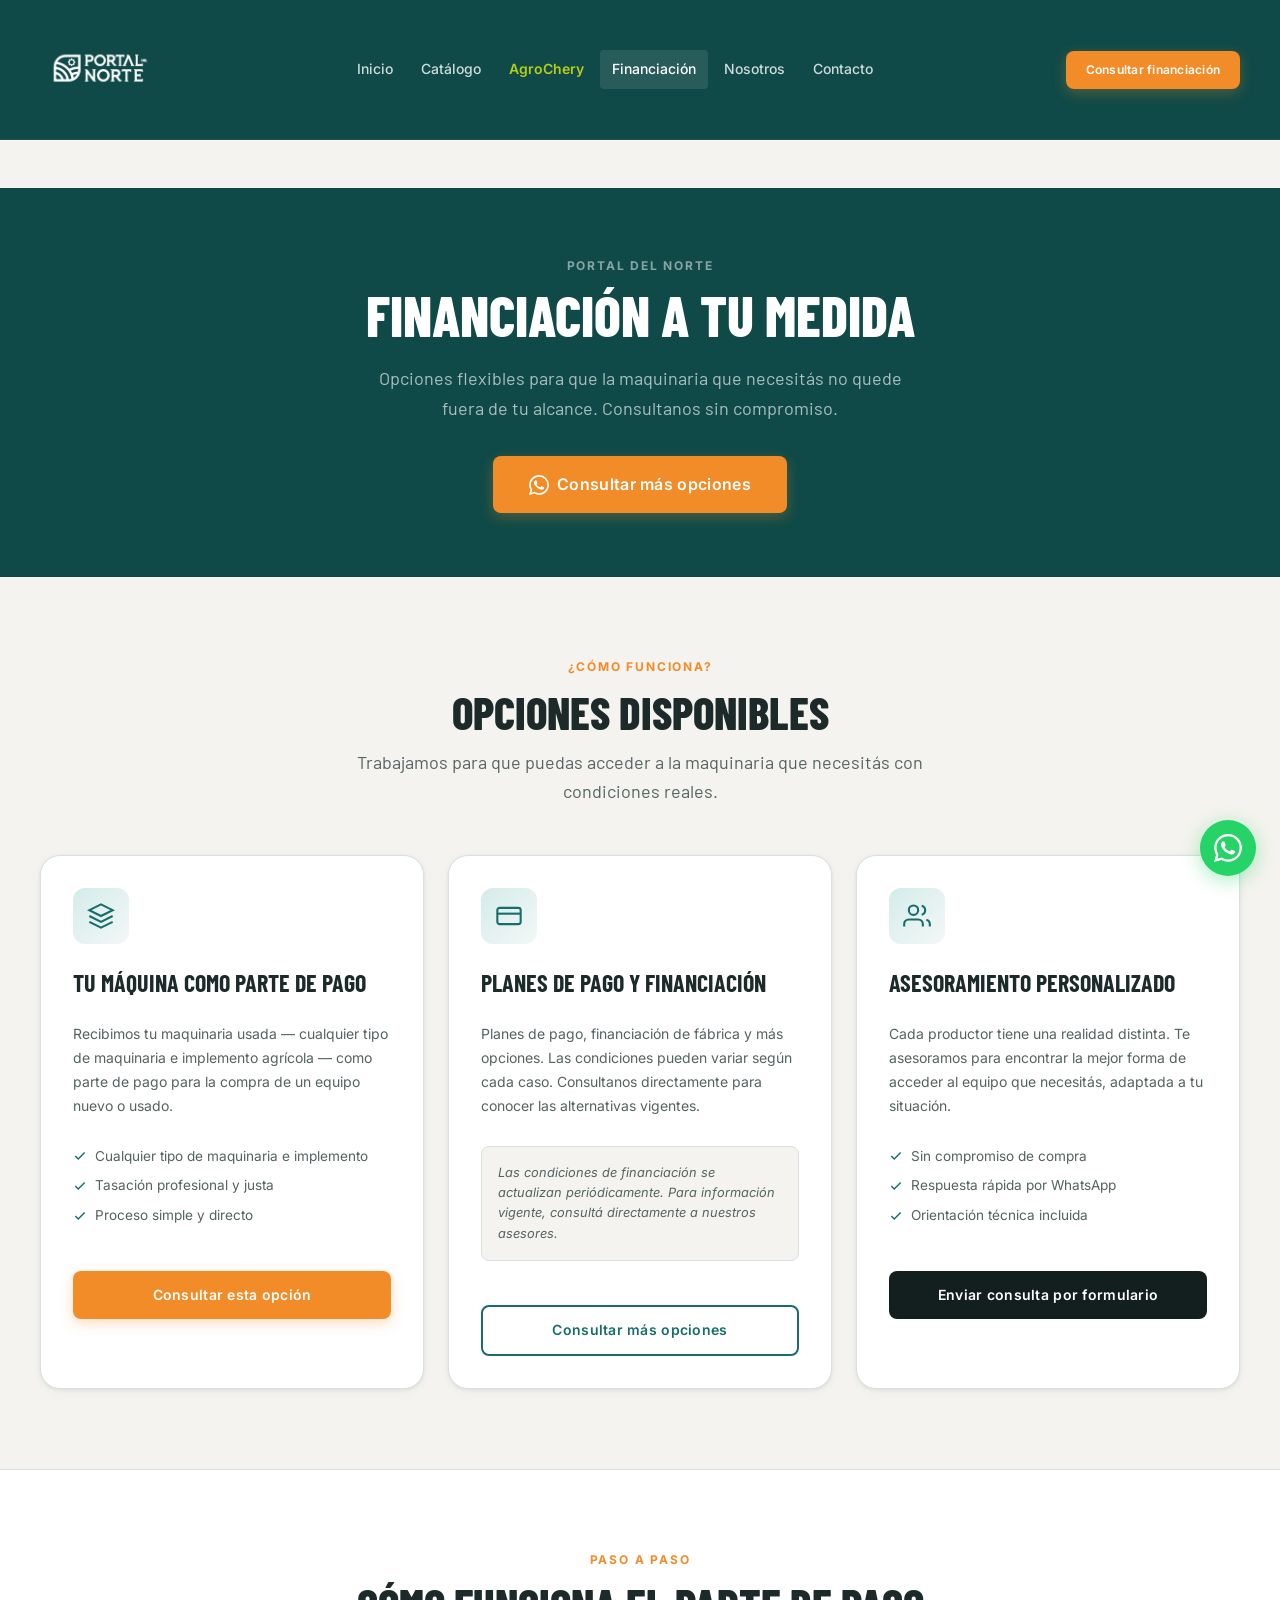
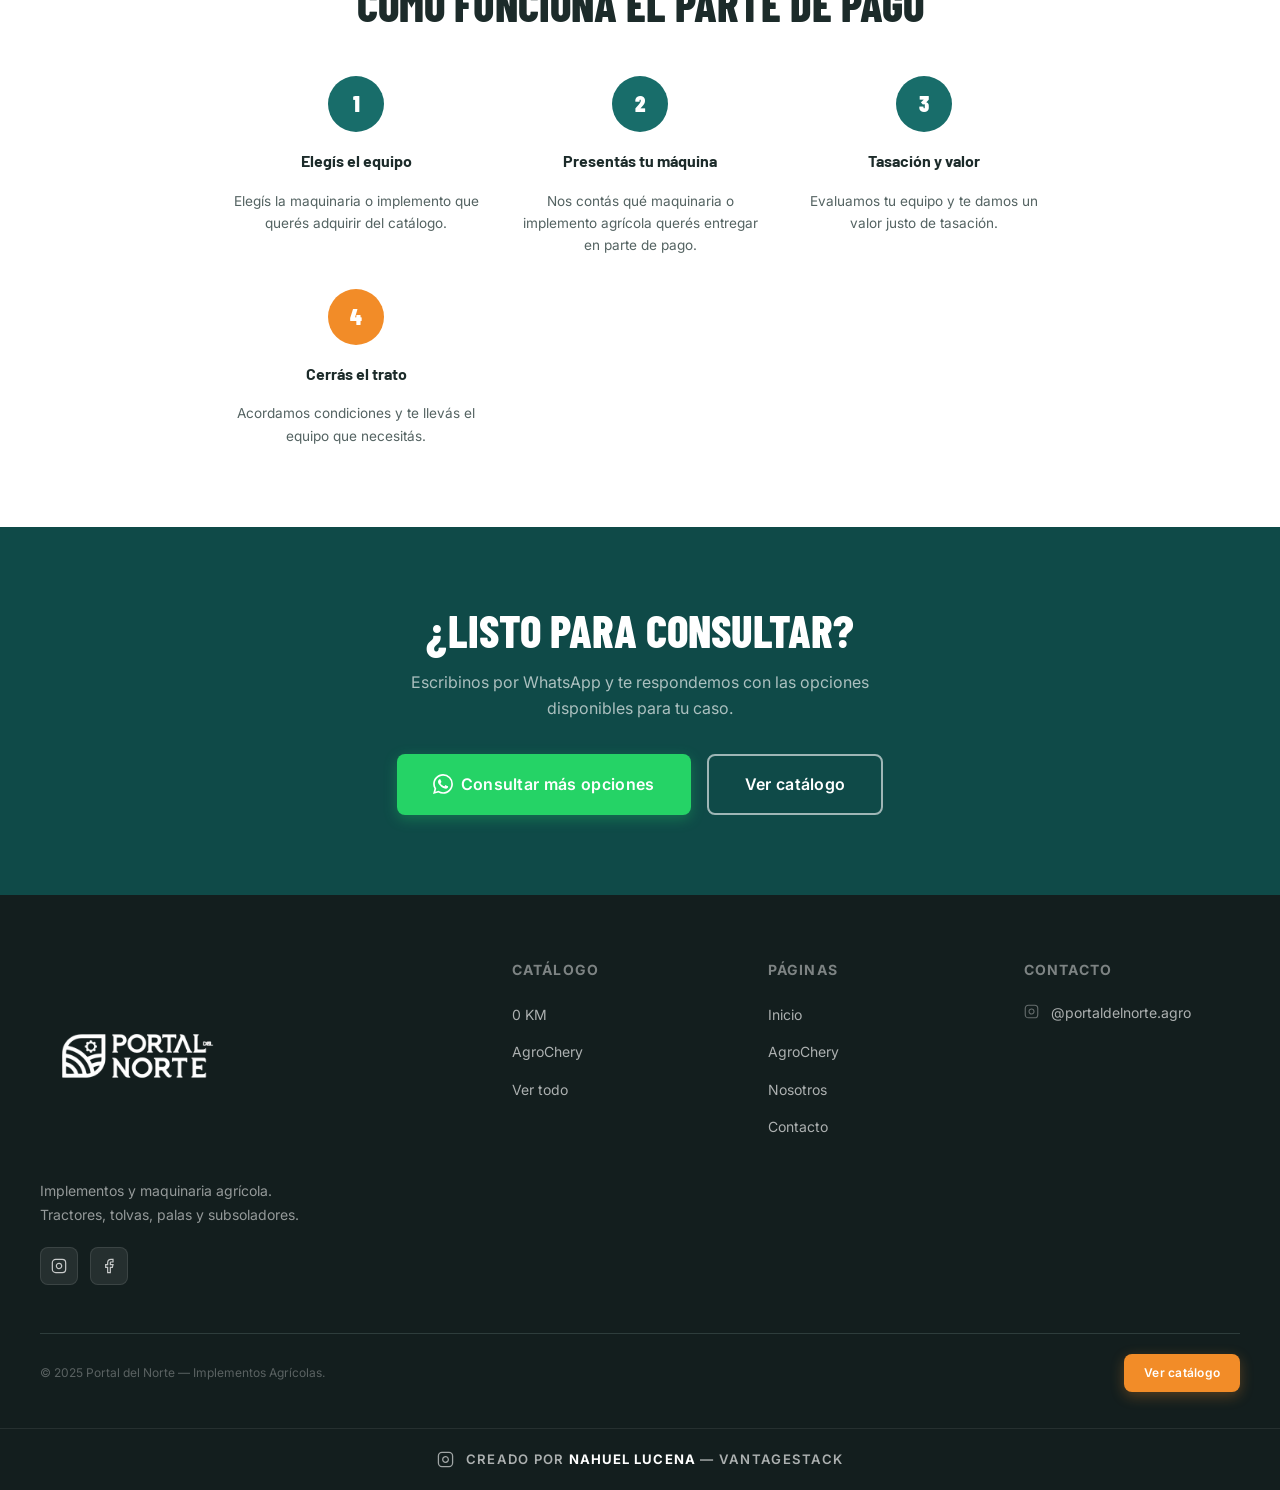
<file: financiacion.html>
﻿<!DOCTYPE html>
<html lang="es-AR">
<head>
  <meta charset="UTF-8" />
  <meta name="viewport" content="width=device-width, initial-scale=1.0" />
  <title>Financiación de Maquinaria Agrícola — Portal del Norte</title>
  <meta name="description" content="Opciones de financiación para adquirir maquinaria agrícola en Portal del Norte. Recibimos tu maquinaria usada en parte de pago. Consultá condiciones." />
  <meta property="og:title" content="Financiación de Maquinaria Agrícola — Portal del Norte" />
  <meta property="og:description" content="Opciones de financiación para adquirir maquinaria agrícola en Portal del Norte. Recibimos tu maquinaria usada en parte de pago. Consultá condiciones." />
  <meta property="og:type" content="website" />
  <meta property="og:site_name" content="Portal del Norte" />
  <meta property="og:locale" content="es_AR" />
  <meta property="og:image" content="https://raw.githubusercontent.com/nahuelmartin0509-web/PORTALDELNORTE/master/assets/img/og/preview.jpg" />
  <meta property="og:image:type" content="image/jpeg" />
  <meta property="og:image:width" content="1024" />
  <meta property="og:image:height" content="460" />
  <meta property="og:image:alt" content="Portal del Norte — La maquinaria que hace avanzar tu campo" />
  <meta name="twitter:card" content="summary_large_image" />
  <meta name="twitter:image" content="https://raw.githubusercontent.com/nahuelmartin0509-web/PORTALDELNORTE/master/assets/img/og/preview.jpg" />
  <link rel="icon" type="image/png" href="assets/img/logo/logo.png" />
  <link rel="stylesheet" href="assets/css/main.css" />
  <link rel="preconnect" href="https://fonts.googleapis.com" />
  <link rel="preconnect" href="https://fonts.gstatic.com" crossorigin />
</head>
<body>

  <!-- HEADER -->
  <header class="header" id="header">
    <div class="container header__inner">
      <a href="index.html" class="header__logo" aria-label="Portal del Norte - Inicio">
        <img src="assets/img/logo/logo.png" alt="Portal del Norte" />
      </a>
      <nav class="header__nav" aria-label="Navegación principal">
        <a href="index.html" class="nav__link" data-page="index.html">Inicio</a>
        <a href="catalogo.html" class="nav__link" data-page="catalogo.html">Catálogo</a>
        <a href="agrochery.html" class="nav__link nav__link--chery" data-page="agrochery.html">AgroChery</a>
        <a href="financiacion.html" class="nav__link active" data-page="financiacion.html">Financiación</a>
        <a href="nosotros.html" class="nav__link" data-page="nosotros.html">Nosotros</a>
        <a href="contacto.html" class="nav__link" data-page="contacto.html">Contacto</a>
      </nav>
      <div class="header__actions">
        <a href="#" id="header-wa-btn" target="_blank" rel="noopener" class="btn btn--primary btn--sm" onclick="trackEvent('click_financing_wa_header', {})">Consultar financiación</a>
      </div>
      <button class="header__hamburger" id="hamburger" aria-label="Abrir menú">
        <span class="hamburger__line"></span>
        <span class="hamburger__line"></span>
        <span class="hamburger__line"></span>
      </button>
    </div>
  </header>

  <nav class="mobile-nav" id="mobile-nav">
    <a href="index.html" class="nav__link">Inicio</a>
    <a href="catalogo.html" class="nav__link">Catálogo</a>
    <a href="agrochery.html" class="nav__link nav__link--chery">AgroChery</a>
    <a href="financiacion.html" class="nav__link">Financiación</a>
    <a href="nosotros.html" class="nav__link">Nosotros</a>
    <a href="contacto.html" class="nav__link">Contacto</a>
    <div class="mobile-nav__cta">
      <a href="#" id="mobile-nav-wa" target="_blank" rel="noopener" class="btn btn--primary btn--full">Consultar financiación</a>
    </div>
  </nav>

  <div class="financing-page">

    <!-- HERO FINANCIACIÓN -->
    <div class="financing-hero">
      <div class="container" style="text-align:center;">
        <span class="section-label" style="color:rgba(255,255,255,0.5);">Portal del Norte</span>
        <h1 class="section-title section-title--light fade-in" style="margin-top:.5rem; font-size:clamp(2rem,5vw,3.5rem);">
          Financiación a tu medida
        </h1>
        <p class="section-subtitle fade-in fade-in-delay-1" style="color:rgba(255,255,255,0.65); margin:1.25rem auto 2rem; max-width:560px;">
          Opciones flexibles para que la maquinaria que necesitás no quede fuera de tu alcance. Consultanos sin compromiso.
        </p>
        <a href="#" id="hero-wa-btn" target="_blank" rel="noopener" class="btn btn--primary btn--lg fade-in fade-in-delay-2" onclick="trackEvent('click_financing_hero_wa', {})">
          <svg width="20" height="20" viewBox="0 0 24 24" fill="currentColor"><path d="M17.472 14.382c-.297-.149-1.758-.867-2.03-.967-.273-.099-.471-.148-.67.15-.197.297-.767.966-.94 1.164-.173.199-.347.223-.644.075-.297-.15-1.255-.463-2.39-1.475-.883-.788-1.48-1.761-1.653-2.059-.173-.297-.018-.458.13-.606.134-.133.298-.347.446-.52.149-.174.198-.298.298-.497.099-.198.05-.371-.025-.52-.075-.149-.669-1.612-.916-2.207-.242-.579-.487-.5-.669-.51-.173-.008-.371-.01-.57-.01-.198 0-.52.074-.792.372-.272.297-1.04 1.016-1.04 2.479 0 1.462 1.065 2.875 1.213 3.074.149.198 2.096 3.2 5.077 4.487.709.306 1.262.489 1.694.625.712.227 1.36.195 1.871.118.571-.085 1.758-.719 2.006-1.413.248-.694.248-1.289.173-1.413-.074-.124-.272-.198-.57-.347m-5.421 7.403h-.004a9.87 9.87 0 01-5.031-1.378l-.361-.214-3.741.982.998-3.648-.235-.374a9.86 9.86 0 01-1.51-5.26c.001-5.45 4.436-9.884 9.888-9.884 2.64 0 5.122 1.03 6.988 2.898a9.825 9.825 0 012.893 6.994c-.003 5.45-4.437 9.884-9.885 9.884m8.413-18.297A11.815 11.815 0 0012.05 0C5.495 0 .16 5.335.157 11.892c0 2.096.547 4.142 1.588 5.945L.057 24l6.305-1.654a11.882 11.882 0 005.683 1.448h.005c6.554 0 11.89-5.335 11.893-11.893a11.821 11.821 0 00-3.48-8.413z"/></svg>
          Consultar más opciones
        </a>
      </div>
    </div>

    <!-- OPCIONES DE FINANCIACIÓN -->
    <div class="financing-options">
      <div class="container">
        <div class="section-head section-head--center fade-in">
          <span class="section-label">¿Cómo funciona?</span>
          <h2 class="section-title">Opciones disponibles</h2>
          <p class="section-subtitle">Trabajamos para que puedas acceder a la maquinaria que necesitás con condiciones reales.</p>
        </div>

        <div class="financing-options__grid">

          <!-- Opción 1: Parte de pago -->
          <div class="financing-option-card fade-in">
            <div class="financing-option-card__icon">
              <svg width="28" height="28" viewBox="0 0 24 24" fill="none" stroke="currentColor" stroke-width="1.8"><path d="M12 2L2 7l10 5 10-5-10-5zM2 17l10 5 10-5M2 12l10 5 10-5"/></svg>
            </div>
            <h3 class="financing-option-card__title">Tu máquina como parte de pago</h3>
            <p class="financing-option-card__desc">
              Recibimos tu maquinaria usada — cualquier tipo de maquinaria e implemento agrícola — como parte de pago para la compra de un equipo nuevo o usado.
            </p>
            <ul style="display:flex; flex-direction:column; gap:.5rem; margin-top:.5rem;">
              <li style="display:flex; align-items:center; gap:.5rem; font-size:.85rem; color:var(--color-text-secondary);">
                <svg width="14" height="14" viewBox="0 0 24 24" fill="none" stroke="var(--color-primary)" stroke-width="2.5"><polyline points="20 6 9 17 4 12"/></svg>
                Cualquier tipo de maquinaria e implemento
              </li>
              <li style="display:flex; align-items:center; gap:.5rem; font-size:.85rem; color:var(--color-text-secondary);">
                <svg width="14" height="14" viewBox="0 0 24 24" fill="none" stroke="var(--color-primary)" stroke-width="2.5"><polyline points="20 6 9 17 4 12"/></svg>
                Tasación profesional y justa
              </li>
              <li style="display:flex; align-items:center; gap:.5rem; font-size:.85rem; color:var(--color-text-secondary);">
                <svg width="14" height="14" viewBox="0 0 24 24" fill="none" stroke="var(--color-primary)" stroke-width="2.5"><polyline points="20 6 9 17 4 12"/></svg>
                Proceso simple y directo
              </li>
            </ul>
            <a href="#" class="btn btn--primary btn--full financing-wa-btn" style="margin-top:1.5rem;" onclick="trackEvent('click_financing_option1_wa', {})">
              Consultar esta opción
            </a>
          </div>

          <!-- Opción 2: Más opciones -->
          <div class="financing-option-card fade-in fade-in-delay-1">
            <div class="financing-option-card__icon">
              <svg width="28" height="28" viewBox="0 0 24 24" fill="none" stroke="currentColor" stroke-width="1.8"><rect x="2" y="5" width="20" height="14" rx="2"/><line x1="2" y1="10" x2="22" y2="10"/></svg>
            </div>
            <h3 class="financing-option-card__title">Planes de pago y financiación</h3>
            <p class="financing-option-card__desc">
              Planes de pago, financiación de fábrica y más opciones. Las condiciones pueden variar según cada caso. Consultanos directamente para conocer las alternativas vigentes.
            </p>
            <div style="padding:1rem; background:var(--color-background); border-radius:var(--radius-md); border:1px solid var(--color-border); margin-top:.5rem;">
              <p style="font-size:.8rem; color:var(--color-text-secondary); line-height:1.6; font-style:italic;">
                Las condiciones de financiación se actualizan periódicamente. Para información vigente, consultá directamente a nuestros asesores.
              </p>
            </div>
            <a href="#" class="btn btn--outline btn--full financing-wa-btn" style="margin-top:1.5rem;" onclick="trackEvent('click_financing_option2_wa', {})">
              Consultar más opciones
            </a>
          </div>

          <!-- Opción 3: Asesoramiento -->
          <div class="financing-option-card fade-in fade-in-delay-2">
            <div class="financing-option-card__icon">
              <svg width="28" height="28" viewBox="0 0 24 24" fill="none" stroke="currentColor" stroke-width="1.8"><path d="M17 21v-2a4 4 0 00-4-4H5a4 4 0 00-4 4v2"/><circle cx="9" cy="7" r="4"/><path d="M23 21v-2a4 4 0 00-3-3.87"/><path d="M16 3.13a4 4 0 010 7.75"/></svg>
            </div>
            <h3 class="financing-option-card__title">Asesoramiento personalizado</h3>
            <p class="financing-option-card__desc">
              Cada productor tiene una realidad distinta. Te asesoramos para encontrar la mejor forma de acceder al equipo que necesitás, adaptada a tu situación.
            </p>
            <ul style="display:flex; flex-direction:column; gap:.5rem; margin-top:.5rem;">
              <li style="display:flex; align-items:center; gap:.5rem; font-size:.85rem; color:var(--color-text-secondary);">
                <svg width="14" height="14" viewBox="0 0 24 24" fill="none" stroke="var(--color-primary)" stroke-width="2.5"><polyline points="20 6 9 17 4 12"/></svg>
                Sin compromiso de compra
              </li>
              <li style="display:flex; align-items:center; gap:.5rem; font-size:.85rem; color:var(--color-text-secondary);">
                <svg width="14" height="14" viewBox="0 0 24 24" fill="none" stroke="var(--color-primary)" stroke-width="2.5"><polyline points="20 6 9 17 4 12"/></svg>
                Respuesta rápida por WhatsApp
              </li>
              <li style="display:flex; align-items:center; gap:.5rem; font-size:.85rem; color:var(--color-text-secondary);">
                <svg width="14" height="14" viewBox="0 0 24 24" fill="none" stroke="var(--color-primary)" stroke-width="2.5"><polyline points="20 6 9 17 4 12"/></svg>
                Orientación técnica incluida
              </li>
            </ul>
            <a href="contacto.html" class="btn btn--dark btn--full" style="margin-top:1.5rem;" onclick="trackEvent('click_financing_form', {})">
              Enviar consulta por formulario
            </a>
          </div>

        </div>
      </div>
    </div>

    <!-- CÓMO FUNCIONA EL PARTE DE PAGO -->
    <div class="section" style="background-color:var(--color-surface); border-top:1px solid var(--color-border);">
      <div class="container" style="max-width:900px;">
        <div class="section-head section-head--center fade-in">
          <span class="section-label">Paso a paso</span>
          <h2 class="section-title">Cómo funciona el parte de pago</h2>
        </div>

        <div style="display:grid; grid-template-columns:repeat(auto-fit, minmax(200px,1fr)); gap:2rem; margin-top:3rem;" class="fade-in fade-in-delay-1">
          <div style="text-align:center; display:flex; flex-direction:column; align-items:center; gap:1rem;">
            <div style="width:56px;height:56px;background:var(--color-primary);border-radius:50%;display:flex;align-items:center;justify-content:center; color:white; font-family:var(--font-display); font-size:1.4rem; font-weight:900;">1</div>
            <h3 style="font-size:1rem; font-weight:700;">Elegís el equipo</h3>
            <p style="font-size:.85rem; color:var(--color-text-secondary); line-height:1.65;">Elegís la maquinaria o implemento que querés adquirir del catálogo.</p>
          </div>
          <div style="text-align:center; display:flex; flex-direction:column; align-items:center; gap:1rem;">
            <div style="width:56px;height:56px;background:var(--color-primary);border-radius:50%;display:flex;align-items:center;justify-content:center; color:white; font-family:var(--font-display); font-size:1.4rem; font-weight:900;">2</div>
            <h3 style="font-size:1rem; font-weight:700;">Presentás tu máquina</h3>
            <p style="font-size:.85rem; color:var(--color-text-secondary); line-height:1.65;">Nos contás qué maquinaria o implemento agrícola querés entregar en parte de pago.</p>
          </div>
          <div style="text-align:center; display:flex; flex-direction:column; align-items:center; gap:1rem;">
            <div style="width:56px;height:56px;background:var(--color-primary);border-radius:50%;display:flex;align-items:center;justify-content:center; color:white; font-family:var(--font-display); font-size:1.4rem; font-weight:900;">3</div>
            <h3 style="font-size:1rem; font-weight:700;">Tasación y valor</h3>
            <p style="font-size:.85rem; color:var(--color-text-secondary); line-height:1.65;">Evaluamos tu equipo y te damos un valor justo de tasación.</p>
          </div>
          <div style="text-align:center; display:flex; flex-direction:column; align-items:center; gap:1rem;">
            <div style="width:56px;height:56px;background:var(--color-accent);border-radius:50%;display:flex;align-items:center;justify-content:center; color:white; font-family:var(--font-display); font-size:1.4rem; font-weight:900;">4</div>
            <h3 style="font-size:1rem; font-weight:700;">Cerrás el trato</h3>
            <p style="font-size:.85rem; color:var(--color-text-secondary); line-height:1.65;">Acordamos condiciones y te llevás el equipo que necesitás.</p>
          </div>
        </div>
      </div>
    </div>

    <!-- CTA FINAL -->
    <div class="section" style="background:var(--color-primary-dark); text-align:center;">
      <div class="container fade-in" style="max-width:600px;">
        <h2 class="section-title section-title--light">¿Listo para consultar?</h2>
        <p style="color:rgba(255,255,255,0.65); margin:1rem 0 2rem; font-size:1rem;">
          Escribinos por WhatsApp y te respondemos con las opciones disponibles para tu caso.
        </p>
        <div style="display:flex; gap:1rem; justify-content:center; flex-wrap:wrap;">
          <a href="#" class="btn btn--whatsapp btn--lg financing-wa-btn" onclick="trackEvent('click_financing_final_wa', {})">
            <svg width="20" height="20" viewBox="0 0 24 24" fill="currentColor"><path d="M17.472 14.382c-.297-.149-1.758-.867-2.03-.967-.273-.099-.471-.148-.67.15-.197.297-.767.966-.94 1.164-.173.199-.347.223-.644.075-.297-.15-1.255-.463-2.39-1.475-.883-.788-1.48-1.761-1.653-2.059-.173-.297-.018-.458.13-.606.134-.133.298-.347.446-.52.149-.174.198-.298.298-.497.099-.198.05-.371-.025-.52-.075-.149-.669-1.612-.916-2.207-.242-.579-.487-.5-.669-.51-.173-.008-.371-.01-.57-.01-.198 0-.52.074-.792.372-.272.297-1.04 1.016-1.04 2.479 0 1.462 1.065 2.875 1.213 3.074.149.198 2.096 3.2 5.077 4.487.709.306 1.262.489 1.694.625.712.227 1.36.195 1.871.118.571-.085 1.758-.719 2.006-1.413.248-.694.248-1.289.173-1.413-.074-.124-.272-.198-.57-.347m-5.421 7.403h-.004a9.87 9.87 0 01-5.031-1.378l-.361-.214-3.741.982.998-3.648-.235-.374a9.86 9.86 0 01-1.51-5.26c.001-5.45 4.436-9.884 9.888-9.884 2.64 0 5.122 1.03 6.988 2.898a9.825 9.825 0 012.893 6.994c-.003 5.45-4.437 9.884-9.885 9.884m8.413-18.297A11.815 11.815 0 0012.05 0C5.495 0 .16 5.335.157 11.892c0 2.096.547 4.142 1.588 5.945L.057 24l6.305-1.654a11.882 11.882 0 005.683 1.448h.005c6.554 0 11.89-5.335 11.893-11.893a11.821 11.821 0 00-3.48-8.413z"/></svg>
            Consultar más opciones
          </a>
          <a href="catalogo.html" class="btn btn--secondary btn--lg">Ver catálogo</a>
        </div>
      </div>
    </div>

  </div><!-- /financing-page -->

  <!-- FOOTER -->
  <footer class="footer">
    <div class="container">
      <div class="footer__grid">
        <div class="footer__brand">
          <img src="assets/img/logo/logo.png" alt="Portal del Norte" class="footer__logo" />
          <p class="footer__desc">Implementos y maquinaria agrícola. Tractores, tolvas, palas y subsoladores.</p>
          <div class="footer__social">
            <a href="https://www.instagram.com/portaldelnorte.agro/" target="_blank" rel="noopener" class="social-btn" aria-label="Instagram">
              <svg width="16" height="16" viewBox="0 0 24 24" fill="none" stroke="currentColor" stroke-width="1.8"><rect x="2" y="2" width="20" height="20" rx="5"/><path d="M16 11.37A4 4 0 1112.63 8 4 4 0 0116 11.37z"/><line x1="17.5" y1="6.5" x2="17.51" y2="6.5"/></svg>
            </a>
            <a href="https://www.facebook.com/share/19Gstw5Ut2/?mibextid=wwXIfr" target="_blank" rel="noopener" class="social-btn social-btn--fb" aria-label="Facebook">
              <svg width="16" height="16" viewBox="0 0 24 24" fill="none" stroke="currentColor" stroke-width="1.8"><path d="M18 2h-3a5 5 0 00-5 5v3H7v4h3v8h4v-8h3l1-4h-4V7a1 1 0 011-1h3z"/></svg>
            </a>
          </div>
        </div>
        <div>
          <p class="footer__col-title">Catálogo</p>
          <ul class="footer__links">
            <li><a href="catalogo.html?condition=0km" class="footer__link">0 KM</a></li>
            <li><a href="catalogo.html?brand=agrochery" class="footer__link">AgroChery</a></li>
            <li><a href="catalogo.html" class="footer__link">Ver todo</a></li>
          </ul>
        </div>
        <div>
          <p class="footer__col-title">Páginas</p>
          <ul class="footer__links">
            <li><a href="index.html" class="footer__link">Inicio</a></li>
            <li><a href="agrochery.html" class="footer__link">AgroChery</a></li>
            <li><a href="nosotros.html" class="footer__link">Nosotros</a></li>
            <li><a href="contacto.html" class="footer__link">Contacto</a></li>
          </ul>
        </div>
        <div>
          <p class="footer__col-title">Contacto</p>
          <div class="footer__contact-item">
            <svg viewBox="0 0 24 24" fill="none" stroke="currentColor" stroke-width="1.8"><rect x="2" y="2" width="20" height="20" rx="5"/><path d="M16 11.37A4 4 0 1112.63 8 4 4 0 0116 11.37z"/><line x1="17.5" y1="6.5" x2="17.51" y2="6.5"/></svg>
            <a href="https://www.instagram.com/portaldelnorte.agro/" target="_blank" class="footer__link">@portaldelnorte.agro</a>
          </div>
        </div>
      </div>
      <div class="footer__bottom">
        <p class="footer__copy">© 2025 Portal del Norte — Implementos Agrícolas.</p>
        <a href="catalogo.html" class="btn btn--primary btn--sm">Ver catálogo</a>
      </div>
    </div>
      <!-- CRÉDITO DESARROLLADOR -->
    <div class="dev-credit">
      <a href="https://www.instagram.com/_mart.os/" target="_blank" rel="noopener" class="dev-credit__ig" aria-label="Instagram de VantageStack">
        <svg width="15" height="15" viewBox="0 0 24 24" fill="none" stroke="currentColor" stroke-width="1.8"><rect x="2" y="2" width="20" height="20" rx="5"/><path d="M16 11.37A4 4 0 1112.63 8 4 4 0 0116 11.37z"/><line x1="17.5" y1="6.5" x2="17.51" y2="6.5"/></svg>
      </a>
      <span>Creado por <strong>Nahuel Lucena</strong> — VantageStack</span>
    </div>
  </footer>


  <a href="#" class="whatsapp-float" id="whatsapp-float" aria-label="Consultar por WhatsApp" target="_blank" rel="noopener">
    <svg viewBox="0 0 24 24" fill="currentColor"><path d="M17.472 14.382c-.297-.149-1.758-.867-2.03-.967-.273-.099-.471-.148-.67.15-.197.297-.767.966-.94 1.164-.173.199-.347.223-.644.075-.297-.15-1.255-.463-2.39-1.475-.883-.788-1.48-1.761-1.653-2.059-.173-.297-.018-.458.13-.606.134-.133.298-.347.446-.52.149-.174.198-.298.298-.497.099-.198.05-.371-.025-.52-.075-.149-.669-1.612-.916-2.207-.242-.579-.487-.5-.669-.51-.173-.008-.371-.01-.57-.01-.198 0-.52.074-.792.372-.272.297-1.04 1.016-1.04 2.479 0 1.462 1.065 2.875 1.213 3.074.149.198 2.096 3.2 5.077 4.487.709.306 1.262.489 1.694.625.712.227 1.36.195 1.871.118.571-.085 1.758-.719 2.006-1.413.248-.694.248-1.289.173-1.413-.074-.124-.272-.198-.57-.347m-5.421 7.403h-.004a9.87 9.87 0 01-5.031-1.378l-.361-.214-3.741.982.998-3.648-.235-.374a9.86 9.86 0 01-1.51-5.26c.001-5.45 4.436-9.884 9.888-9.884 2.64 0 5.122 1.03 6.988 2.898a9.825 9.825 0 012.893 6.994c-.003 5.45-4.437 9.884-9.885 9.884m8.413-18.297A11.815 11.815 0 0012.05 0C5.495 0 .16 5.335.157 11.892c0 2.096.547 4.142 1.588 5.945L.057 24l6.305-1.654a11.882 11.882 0 005.683 1.448h.005c6.554 0 11.89-5.335 11.893-11.893a11.821 11.821 0 00-3.48-8.413z"/></svg>
  </a>

  <script src="assets/js/data.js"></script>
  <script src="assets/js/main.js"></script>
  <script>
    const waMsg = 'Hola, visité la web de Portal del Norte y quiero consultar las opciones de financiación disponibles.';
    const waUrl = getWhatsAppUrl(waMsg);
    document.querySelectorAll('.financing-wa-btn, #hero-wa-btn, #header-wa-btn, #mobile-nav-wa, #whatsapp-float').forEach(el => {
      el.href = waUrl;
      el.target = '_blank';
    });
  </script>
</body>
</html>
</file>
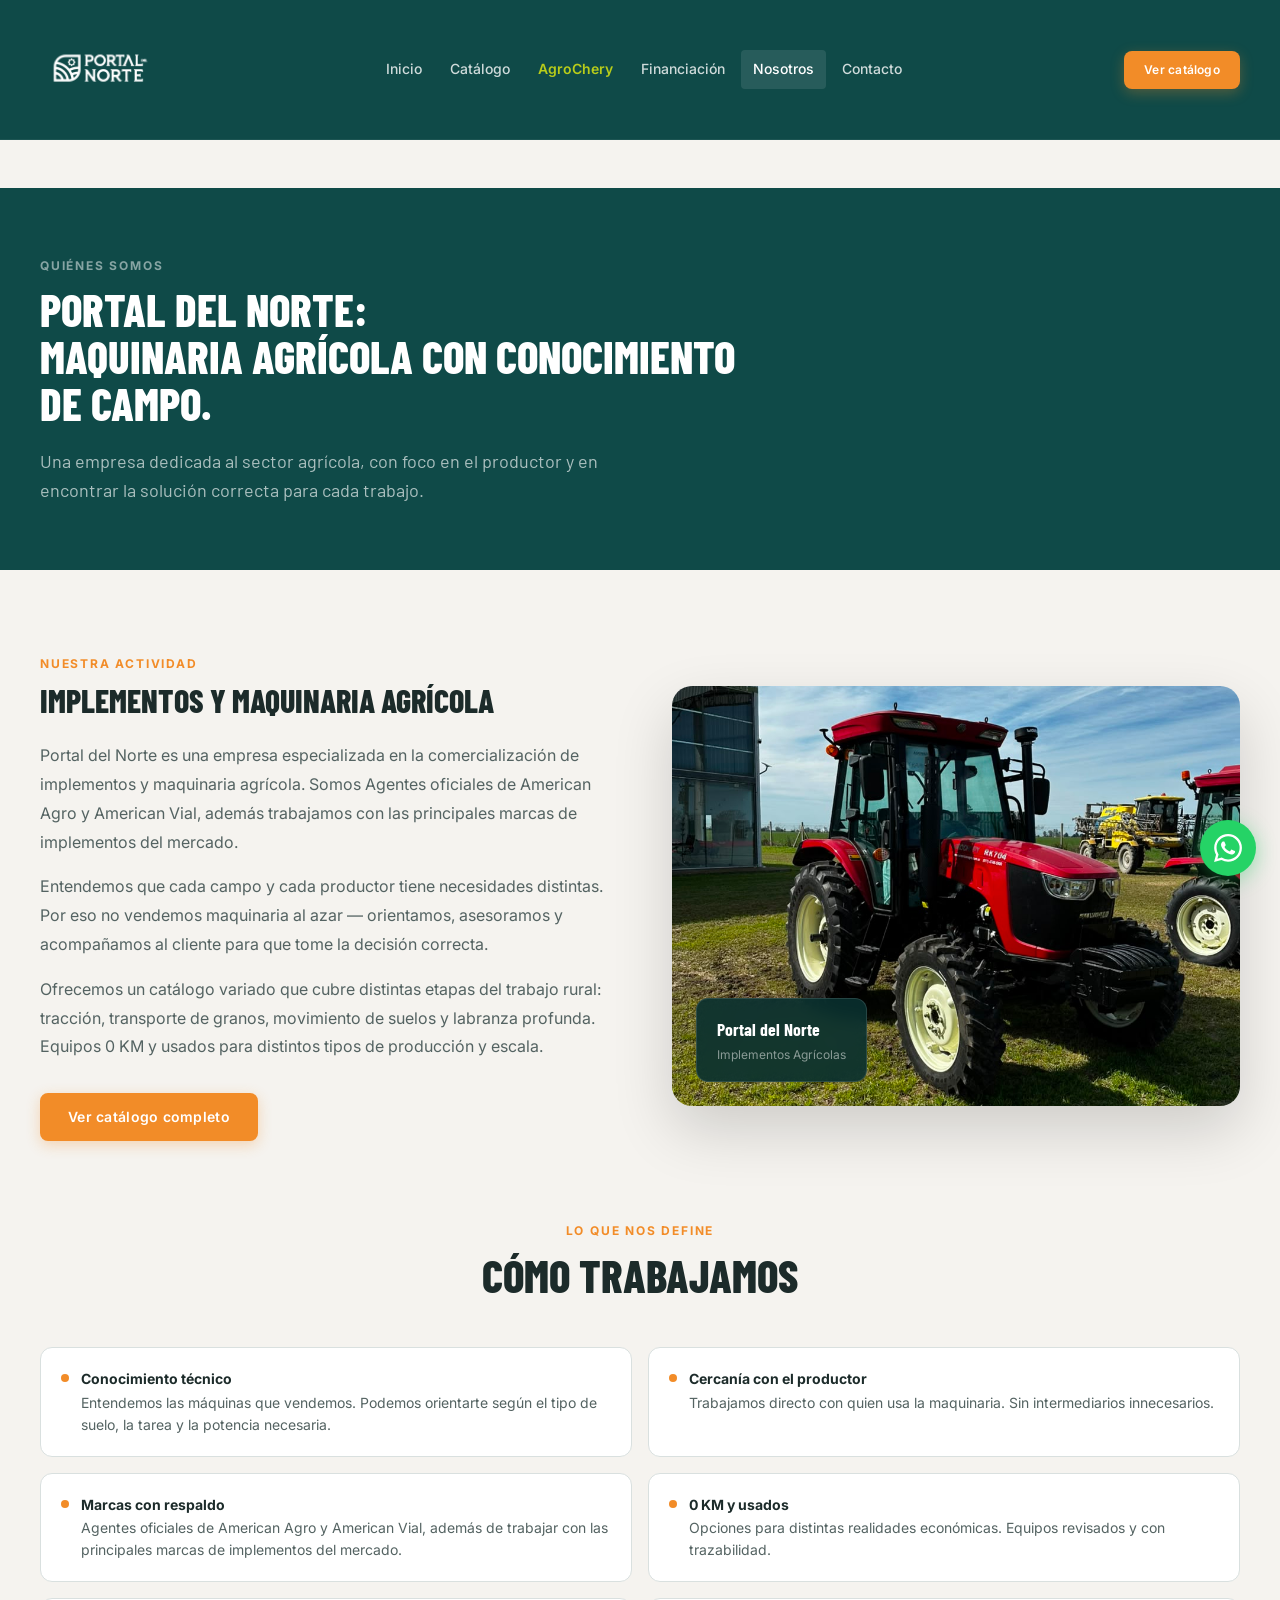
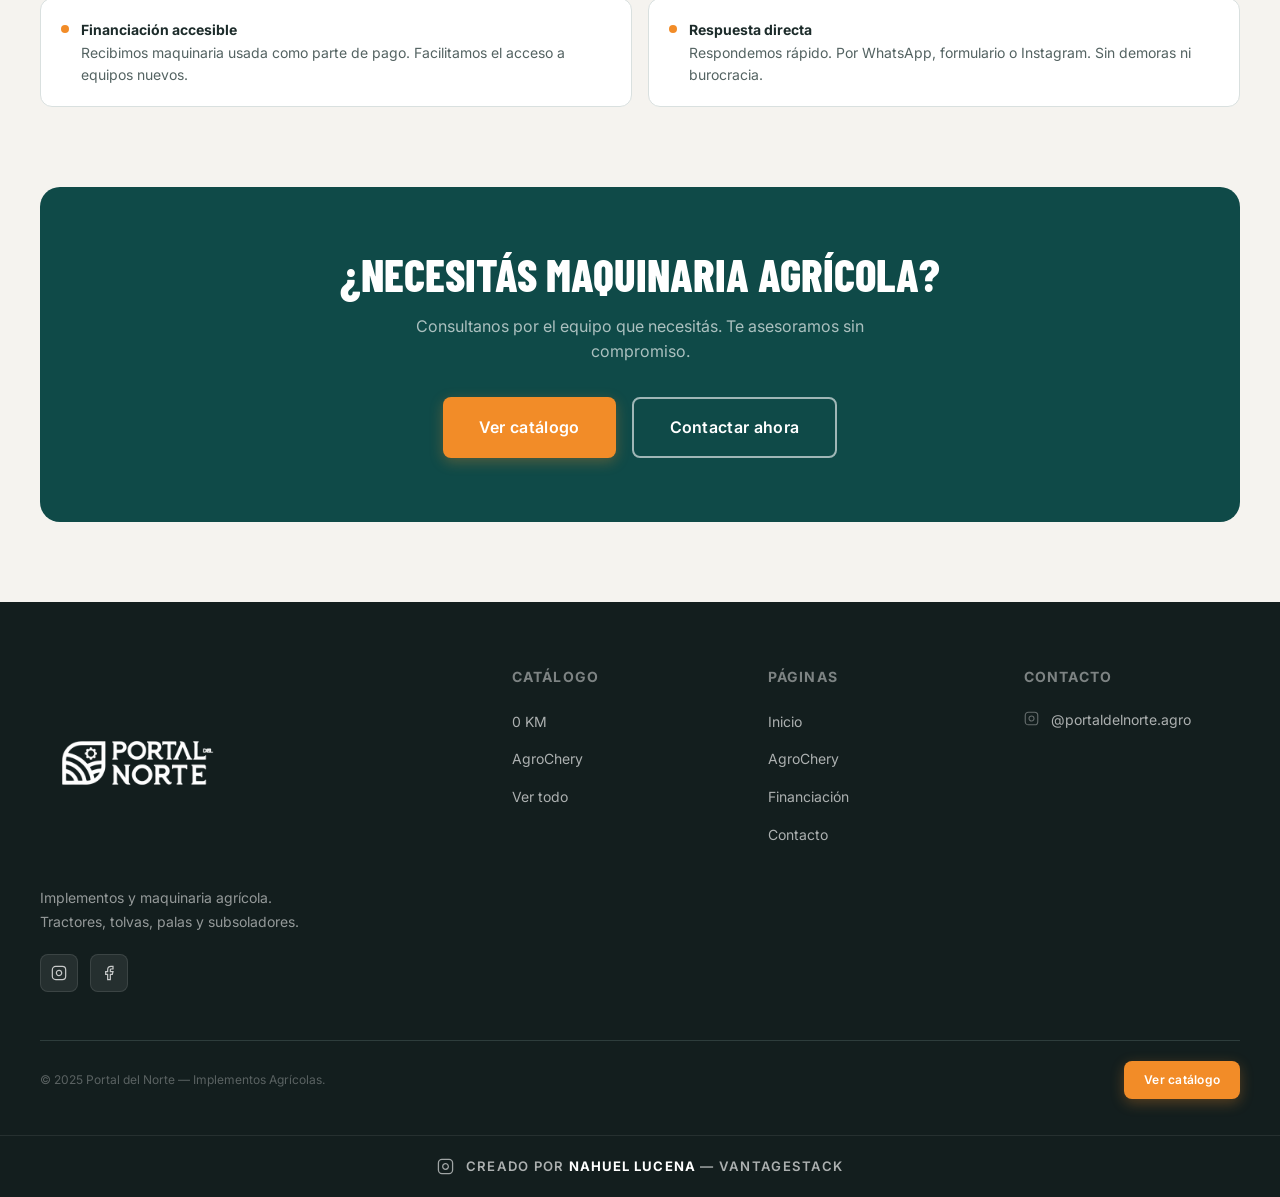
<file: nosotros.html>
﻿<!DOCTYPE html>
<html lang="es-AR">
<head>
  <meta charset="UTF-8" />
  <meta name="viewport" content="width=device-width, initial-scale=1.0" />
  <title>Sobre Nosotros — Portal del Norte · Implementos Agrícolas</title>
  <meta name="description" content="Portal del Norte: empresa especializada en implementos y maquinaria agrícola. Conocé quiénes somos, qué hacemos y cómo trabajamos con el productor argentino." />
  <meta property="og:title" content="Sobre Nosotros — Portal del Norte · Implementos Agrícolas" />
  <meta property="og:description" content="Portal del Norte: empresa especializada en implementos y maquinaria agrícola. Conocé quiénes somos, qué hacemos y cómo trabajamos con el productor argentino." />
  <meta property="og:type" content="website" />
  <meta property="og:site_name" content="Portal del Norte" />
  <meta property="og:locale" content="es_AR" />
  <meta property="og:image" content="https://raw.githubusercontent.com/nahuelmartin0509-web/PORTALDELNORTE/master/assets/img/og/preview.jpg" />
  <meta property="og:image:type" content="image/jpeg" />
  <meta property="og:image:width" content="1024" />
  <meta property="og:image:height" content="460" />
  <meta property="og:image:alt" content="Portal del Norte — La maquinaria que hace avanzar tu campo" />
  <meta name="twitter:card" content="summary_large_image" />
  <meta name="twitter:image" content="https://raw.githubusercontent.com/nahuelmartin0509-web/PORTALDELNORTE/master/assets/img/og/preview.jpg" />
  <link rel="icon" type="image/png" href="assets/img/logo/logo.png" />
  <link rel="stylesheet" href="assets/css/main.css" />
  <link rel="preconnect" href="https://fonts.googleapis.com" />
  <link rel="preconnect" href="https://fonts.gstatic.com" crossorigin />
</head>
<body>

  <!-- HEADER -->
  <header class="header" id="header">
    <div class="container header__inner">
      <a href="index.html" class="header__logo" aria-label="Portal del Norte - Inicio">
        <img src="assets/img/logo/logo.png" alt="Portal del Norte" />
      </a>
      <nav class="header__nav" aria-label="Navegación principal">
        <a href="index.html" class="nav__link" data-page="index.html">Inicio</a>
        <a href="catalogo.html" class="nav__link" data-page="catalogo.html">Catálogo</a>
        <a href="agrochery.html" class="nav__link nav__link--chery" data-page="agrochery.html">AgroChery</a>
        <a href="financiacion.html" class="nav__link" data-page="financiacion.html">Financiación</a>
        <a href="nosotros.html" class="nav__link active" data-page="nosotros.html">Nosotros</a>
        <a href="contacto.html" class="nav__link" data-page="contacto.html">Contacto</a>
      </nav>
      <div class="header__actions">
        <a href="catalogo.html" class="btn btn--primary btn--sm">Ver catálogo</a>
      </div>
      <button class="header__hamburger" id="hamburger" aria-label="Abrir menú">
        <span class="hamburger__line"></span>
        <span class="hamburger__line"></span>
        <span class="hamburger__line"></span>
      </button>
    </div>
  </header>

  <nav class="mobile-nav" id="mobile-nav">
    <a href="index.html" class="nav__link">Inicio</a>
    <a href="catalogo.html" class="nav__link">Catálogo</a>
    <a href="agrochery.html" class="nav__link nav__link--chery">AgroChery</a>
    <a href="financiacion.html" class="nav__link">Financiación</a>
    <a href="nosotros.html" class="nav__link">Nosotros</a>
    <a href="contacto.html" class="nav__link">Contacto</a>
    <div class="mobile-nav__cta">
      <a href="catalogo.html" class="btn btn--primary btn--full">Ver catálogo</a>
    </div>
  </nav>

  <div class="about-page">

    <!-- HERO -->
    <div class="about-hero">
      <div class="container">
        <span class="section-label" style="color:rgba(255,255,255,0.5);">Quiénes somos</span>
        <h1 class="section-title section-title--light fade-in" style="margin-top:.5rem; max-width:700px;">
          Portal del Norte:<br/>maquinaria agrícola con conocimiento de campo.
        </h1>
        <p class="section-subtitle fade-in fade-in-delay-1" style="color:rgba(255,255,255,0.65); margin-top:1.25rem; max-width:580px;">
          Una empresa dedicada al sector agrícola, con foco en el productor y en encontrar la solución correcta para cada trabajo.
        </p>
      </div>
    </div>

    <!-- CONTENIDO PRINCIPAL -->
    <div class="about-content">
      <div class="container">

        <div class="about-grid fade-in">
          <div class="about-text">
            <span class="section-label">Nuestra actividad</span>
            <h2 class="section-title" style="margin-top:.5rem; margin-bottom:1.5rem; font-size:2rem;">Implementos y maquinaria agrícola</h2>

            <p>Portal del Norte es una empresa especializada en la comercialización de implementos y maquinaria agrícola. Somos Agentes oficiales de American Agro y American Vial, además trabajamos con las principales marcas de implementos del mercado.</p>

            <p>Entendemos que cada campo y cada productor tiene necesidades distintas. Por eso no vendemos maquinaria al azar — orientamos, asesoramos y acompañamos al cliente para que tome la decisión correcta.</p>

            <p>Ofrecemos un catálogo variado que cubre distintas etapas del trabajo rural: tracción, transporte de granos, movimiento de suelos y labranza profunda. Equipos 0 KM y usados para distintos tipos de producción y escala.</p>

            <div style="margin-top:2rem;">
              <a href="catalogo.html" class="btn btn--primary">Ver catálogo completo</a>
            </div>
          </div>

          <div>
            <!-- Imagen del tractor como recurso visual -->
            <div style="position:relative; border-radius:var(--radius-xl); overflow:hidden; box-shadow:var(--shadow-xl);">
              <img
                src="assets/img/catalogo/tractor-agrochery-rk704.jpeg"
                alt="Tractor AgroChery disponible en Portal del Norte"
                style="width:100%; height:420px; object-fit:cover; object-position:center;"
                loading="lazy"
              />
              <div style="position:absolute; bottom:1.5rem; left:1.5rem; background:rgba(9,48,47,0.90); backdrop-filter:blur(8px); border:1px solid rgba(255,255,255,0.12); border-radius:var(--radius-lg); padding:1rem 1.25rem;">
                <div style="font-family:var(--font-display); font-size:1.1rem; font-weight:700; color:white;">Portal del Norte</div>
                <div style="font-size:.75rem; color:rgba(255,255,255,0.5); margin-top:2px;">Implementos Agrícolas</div>
              </div>
            </div>
          </div>
        </div>

        <!-- VALORES / DIFERENCIADORES -->
        <div style="margin-top:5rem;" class="fade-in">
          <div class="section-head section-head--center">
            <span class="section-label">Lo que nos define</span>
            <h2 class="section-title">Cómo trabajamos</h2>
          </div>

          <div class="about-values" style="margin-top:3rem;">
            <div class="about-value-item fade-in">
              <div class="about-value-dot"></div>
              <div class="about-value-text">
                <strong>Conocimiento técnico</strong>
                Entendemos las máquinas que vendemos. Podemos orientarte según el tipo de suelo, la tarea y la potencia necesaria.
              </div>
            </div>
            <div class="about-value-item fade-in fade-in-delay-1">
              <div class="about-value-dot"></div>
              <div class="about-value-text">
                <strong>Cercanía con el productor</strong>
                Trabajamos directo con quien usa la maquinaria. Sin intermediarios innecesarios.
              </div>
            </div>
            <div class="about-value-item fade-in fade-in-delay-2">
              <div class="about-value-dot"></div>
              <div class="about-value-text">
                <strong>Marcas con respaldo</strong>
                Agentes oficiales de American Agro y American Vial, además de trabajar con las principales marcas de implementos del mercado.
              </div>
            </div>
            <div class="about-value-item fade-in fade-in-delay-3">
              <div class="about-value-dot"></div>
              <div class="about-value-text">
                <strong>0 KM y usados</strong>
                Opciones para distintas realidades económicas. Equipos revisados y con trazabilidad.
              </div>
            </div>
            <div class="about-value-item fade-in fade-in-delay-1">
              <div class="about-value-dot"></div>
              <div class="about-value-text">
                <strong>Financiación accesible</strong>
                Recibimos maquinaria usada como parte de pago. Facilitamos el acceso a equipos nuevos.
              </div>
            </div>
            <div class="about-value-item fade-in fade-in-delay-2">
              <div class="about-value-dot"></div>
              <div class="about-value-text">
                <strong>Respuesta directa</strong>
                Respondemos rápido. Por WhatsApp, formulario o Instagram. Sin demoras ni burocracia.
              </div>
            </div>
          </div>
        </div>



        <!-- CTA FINAL -->
        <div style="margin-top:5rem; padding:4rem 2.5rem; background:var(--color-primary-dark); border-radius:var(--radius-xl); text-align:center; color:white;" class="fade-in">
          <h2 class="section-title section-title--light">¿Necesitás maquinaria agrícola?</h2>
          <p style="color:rgba(255,255,255,0.65); margin:1rem 0 2rem; font-size:1rem; max-width:480px; margin-left:auto; margin-right:auto;">
            Consultanos por el equipo que necesitás. Te asesoramos sin compromiso.
          </p>
          <div style="display:flex; gap:1rem; justify-content:center; flex-wrap:wrap;">
            <a href="catalogo.html" class="btn btn--primary btn--lg">Ver catálogo</a>
            <a href="contacto.html" class="btn btn--secondary btn--lg">Contactar ahora</a>
          </div>
        </div>

      </div>
    </div>

  </div><!-- /about-page -->

  <!-- FOOTER -->
  <footer class="footer">
    <div class="container">
      <div class="footer__grid">
        <div class="footer__brand">
          <img src="assets/img/logo/logo.png" alt="Portal del Norte" class="footer__logo" />
          <p class="footer__desc">Implementos y maquinaria agrícola. Tractores, tolvas, palas y subsoladores.</p>
          <div class="footer__social">
            <a href="https://www.instagram.com/portaldelnorte.agro/" target="_blank" rel="noopener" class="social-btn" aria-label="Instagram">
              <svg width="16" height="16" viewBox="0 0 24 24" fill="none" stroke="currentColor" stroke-width="1.8"><rect x="2" y="2" width="20" height="20" rx="5"/><path d="M16 11.37A4 4 0 1112.63 8 4 4 0 0116 11.37z"/><line x1="17.5" y1="6.5" x2="17.51" y2="6.5"/></svg>
            </a>
            <a href="https://www.facebook.com/share/19Gstw5Ut2/?mibextid=wwXIfr" target="_blank" rel="noopener" class="social-btn social-btn--fb" aria-label="Facebook">
              <svg width="16" height="16" viewBox="0 0 24 24" fill="none" stroke="currentColor" stroke-width="1.8"><path d="M18 2h-3a5 5 0 00-5 5v3H7v4h3v8h4v-8h3l1-4h-4V7a1 1 0 011-1h3z"/></svg>
            </a>
          </div>
        </div>
        <div>
          <p class="footer__col-title">Catálogo</p>
          <ul class="footer__links">
            <li><a href="catalogo.html?condition=0km" class="footer__link">0 KM</a></li>
            <li><a href="catalogo.html?brand=agrochery" class="footer__link">AgroChery</a></li>
            <li><a href="catalogo.html" class="footer__link">Ver todo</a></li>
          </ul>
        </div>
        <div>
          <p class="footer__col-title">Páginas</p>
          <ul class="footer__links">
            <li><a href="index.html" class="footer__link">Inicio</a></li>
            <li><a href="agrochery.html" class="footer__link">AgroChery</a></li>
            <li><a href="financiacion.html" class="footer__link">Financiación</a></li>
            <li><a href="contacto.html" class="footer__link">Contacto</a></li>
          </ul>
        </div>
        <div>
          <p class="footer__col-title">Contacto</p>
          <div class="footer__contact-item">
            <svg viewBox="0 0 24 24" fill="none" stroke="currentColor" stroke-width="1.8"><rect x="2" y="2" width="20" height="20" rx="5"/><path d="M16 11.37A4 4 0 1112.63 8 4 4 0 0116 11.37z"/><line x1="17.5" y1="6.5" x2="17.51" y2="6.5"/></svg>
            <a href="https://www.instagram.com/portaldelnorte.agro/" target="_blank" class="footer__link">@portaldelnorte.agro</a>
          </div>
        </div>
      </div>
      <div class="footer__bottom">
        <p class="footer__copy">© 2025 Portal del Norte — Implementos Agrícolas.</p>
        <a href="catalogo.html" class="btn btn--primary btn--sm">Ver catálogo</a>
      </div>
    </div>
      <!-- CRÉDITO DESARROLLADOR -->
    <div class="dev-credit">
      <a href="https://www.instagram.com/_mart.os/" target="_blank" rel="noopener" class="dev-credit__ig" aria-label="Instagram de VantageStack">
        <svg width="15" height="15" viewBox="0 0 24 24" fill="none" stroke="currentColor" stroke-width="1.8"><rect x="2" y="2" width="20" height="20" rx="5"/><path d="M16 11.37A4 4 0 1112.63 8 4 4 0 0116 11.37z"/><line x1="17.5" y1="6.5" x2="17.51" y2="6.5"/></svg>
      </a>
      <span>Creado por <strong>Nahuel Lucena</strong> — VantageStack</span>
    </div>
  </footer>


  <a href="#" class="whatsapp-float" id="whatsapp-float" aria-label="Consultar por WhatsApp" target="_blank" rel="noopener">
    <svg viewBox="0 0 24 24" fill="currentColor"><path d="M17.472 14.382c-.297-.149-1.758-.867-2.03-.967-.273-.099-.471-.148-.67.15-.197.297-.767.966-.94 1.164-.173.199-.347.223-.644.075-.297-.15-1.255-.463-2.39-1.475-.883-.788-1.48-1.761-1.653-2.059-.173-.297-.018-.458.13-.606.134-.133.298-.347.446-.52.149-.174.198-.298.298-.497.099-.198.05-.371-.025-.52-.075-.149-.669-1.612-.916-2.207-.242-.579-.487-.5-.669-.51-.173-.008-.371-.01-.57-.01-.198 0-.52.074-.792.372-.272.297-1.04 1.016-1.04 2.479 0 1.462 1.065 2.875 1.213 3.074.149.198 2.096 3.2 5.077 4.487.709.306 1.262.489 1.694.625.712.227 1.36.195 1.871.118.571-.085 1.758-.719 2.006-1.413.248-.694.248-1.289.173-1.413-.074-.124-.272-.198-.57-.347m-5.421 7.403h-.004a9.87 9.87 0 01-5.031-1.378l-.361-.214-3.741.982.998-3.648-.235-.374a9.86 9.86 0 01-1.51-5.26c.001-5.45 4.436-9.884 9.888-9.884 2.64 0 5.122 1.03 6.988 2.898a9.825 9.825 0 012.893 6.994c-.003 5.45-4.437 9.884-9.885 9.884m8.413-18.297A11.815 11.815 0 0012.05 0C5.495 0 .16 5.335.157 11.892c0 2.096.547 4.142 1.588 5.945L.057 24l6.305-1.654a11.882 11.882 0 005.683 1.448h.005c6.554 0 11.89-5.335 11.893-11.893a11.821 11.821 0 00-3.48-8.413z"/></svg>
  </a>

  <script src="assets/js/data.js"></script>
  <script src="assets/js/main.js"></script>
  <script>
    document.getElementById('whatsapp-float').href = getWhatsAppUrl();
  </script>
</body>
</html>
</file>
<file: assets/css/main.css>
/* ============================================================
   PORTAL DEL NORTE — Sistema de Diseño Principal
   Implementos Agrícolas
   ============================================================ */

/* Google Fonts */
@import url('https://fonts.googleapis.com/css2?family=Barlow+Condensed:wght@400;600;700;800;900&family=Barlow:wght@400;500;600;700&family=Inter:wght@300;400;500;600;700&display=swap');

/* ============================================================
   CSS VARIABLES — SISTEMA DE COLOR
   ============================================================ */
:root {
  /* Colores principales */
  --color-primary: #186D6A;
  --color-primary-dark: #0F4A48;
  --color-primary-deeper: #09302F;
  --color-primary-light: #22948F;
  --color-primary-muted: #D4ECEA;

  /* Acento naranja agrícola */
  --color-accent: #F28C28;
  --color-accent-dark: #D4750F;
  --color-accent-light: #FFA84D;
  --color-accent-muted: #FEF0DC;

  /* Fondos */
  --color-background: #F5F3EF;
  --color-background-alt: #ECEAE5;
  --color-surface: #FFFFFF;
  --color-surface-dark: #131E1E;
  --color-surface-mid: #1C2B2A;

  /* Texto */
  --color-text: #1C2B2A;
  --color-text-secondary: #546362;
  --color-text-muted: #8A9E9D;
  --color-text-light: #FFFFFF;

  /* Bordes */
  --color-border: #D9E0DF;
  --color-border-dark: #2E3D3C;

  /* Utilidades */
  --color-white: #FFFFFF;
  --color-black: #0A0F0F;
  --color-overlay: rgba(9, 48, 47, 0.72);
  --color-overlay-light: rgba(9, 48, 47, 0.45);

  /* AgroChery accent */
  --color-chery: #B8CC1A;
  --color-chery-dark: #8E9E10;

  /* Tipografía */
  --font-display: 'Barlow Condensed', sans-serif;
  --font-body: 'Barlow', sans-serif;
  --font-ui: 'Inter', sans-serif;

  /* Tamaños de fuente */
  --text-xs: 0.75rem;
  --text-sm: 0.875rem;
  --text-base: 1rem;
  --text-md: 1.125rem;
  --text-lg: 1.25rem;
  --text-xl: 1.5rem;
  --text-2xl: 2rem;
  --text-3xl: 2.5rem;
  --text-4xl: 3.25rem;
  --text-5xl: 4.5rem;
  --text-6xl: 6rem;

  /* Espaciado */
  --space-1: 0.25rem;
  --space-2: 0.5rem;
  --space-3: 0.75rem;
  --space-4: 1rem;
  --space-5: 1.25rem;
  --space-6: 1.5rem;
  --space-8: 2rem;
  --space-10: 2.5rem;
  --space-12: 3rem;
  --space-16: 4rem;
  --space-20: 5rem;
  --space-24: 6rem;
  --space-32: 8rem;

  /* Radio de borde */
  --radius-sm: 4px;
  --radius-md: 8px;
  --radius-lg: 12px;
  --radius-xl: 20px;
  --radius-full: 9999px;

  /* Sombras */
  --shadow-sm: 0 1px 3px rgba(0,0,0,0.08), 0 1px 2px rgba(0,0,0,0.06);
  --shadow-md: 0 4px 12px rgba(0,0,0,0.10), 0 2px 6px rgba(0,0,0,0.06);
  --shadow-lg: 0 12px 30px rgba(0,0,0,0.12), 0 4px 10px rgba(0,0,0,0.08);
  --shadow-xl: 0 24px 60px rgba(0,0,0,0.16);
  --shadow-card: 0 2px 8px rgba(24,109,106,0.08), 0 1px 3px rgba(0,0,0,0.06);
  --shadow-card-hover: 0 8px 28px rgba(24,109,106,0.16), 0 4px 12px rgba(0,0,0,0.10);

  /* Transiciones */
  --transition-fast: 0.15s ease;
  --transition-base: 0.25s ease;
  --transition-slow: 0.4s ease;

  /* Header height */
  --header-height: 140px;

  /* Container */
  --container-max: 1280px;
  --container-pad: clamp(1rem, 4vw, 2.5rem);
}

/* ============================================================
   RESET Y BASE
   ============================================================ */
*, *::before, *::after {
  box-sizing: border-box;
  margin: 0;
  padding: 0;
}

html {
  scroll-behavior: smooth;
  font-size: 16px;
  -webkit-text-size-adjust: 100%;
}

body {
  font-family: var(--font-ui);
  font-size: var(--text-base);
  color: var(--color-text);
  background-color: var(--color-background);
  line-height: 1.6;
  -webkit-font-smoothing: antialiased;
  -moz-osx-font-smoothing: grayscale;
  overflow-x: hidden;
}

img {
  max-width: 100%;
  height: auto;
  display: block;
}

a {
  color: inherit;
  text-decoration: none;
}

button {
  cursor: pointer;
  border: none;
  background: none;
  font-family: inherit;
}

ul, ol {
  list-style: none;
}

input, textarea, select {
  font-family: inherit;
  font-size: inherit;
}

/* ============================================================
   LAYOUT — CONTAINER
   ============================================================ */
.container {
  width: 100%;
  max-width: var(--container-max);
  margin-left: auto;
  margin-right: auto;
  padding-left: var(--container-pad);
  padding-right: var(--container-pad);
}

.section {
  padding-top: var(--space-20);
  padding-bottom: var(--space-20);
}

.section--sm {
  padding-top: var(--space-12);
  padding-bottom: var(--space-12);
}

.section--lg {
  padding-top: var(--space-32);
  padding-bottom: var(--space-32);
}

/* ============================================================
   TIPOGRAFÍA
   ============================================================ */
.display-hero {
  font-family: var(--font-display);
  font-size: clamp(2.8rem, 7vw, var(--text-6xl));
  font-weight: 900;
  line-height: 0.95;
  letter-spacing: -0.02em;
  text-transform: uppercase;
}

.display-xl {
  font-family: var(--font-display);
  font-size: clamp(2.2rem, 5vw, var(--text-5xl));
  font-weight: 800;
  line-height: 1.0;
  text-transform: uppercase;
  letter-spacing: -0.01em;
}

.display-lg {
  font-family: var(--font-display);
  font-size: clamp(1.8rem, 4vw, var(--text-4xl));
  font-weight: 700;
  line-height: 1.1;
  text-transform: uppercase;
}

.display-md {
  font-family: var(--font-display);
  font-size: clamp(1.4rem, 3vw, var(--text-3xl));
  font-weight: 700;
  line-height: 1.15;
  text-transform: uppercase;
}

h1, .h1 { font-family: var(--font-display); font-weight: 800; }
h2, .h2 { font-family: var(--font-display); font-weight: 700; font-size: var(--text-3xl); }
h3, .h3 { font-family: var(--font-body); font-weight: 600; font-size: var(--text-xl); }
h4, .h4 { font-family: var(--font-body); font-weight: 600; font-size: var(--text-lg); }

.section-label {
  font-family: var(--font-ui);
  font-size: var(--text-xs);
  font-weight: 700;
  letter-spacing: 0.15em;
  text-transform: uppercase;
  color: var(--color-accent);
}

.section-title {
  font-family: var(--font-display);
  font-size: clamp(1.8rem, 4vw, 2.8rem);
  font-weight: 800;
  text-transform: uppercase;
  color: var(--color-text);
  line-height: 1.05;
}

.section-title--light {
  color: var(--color-white);
}

.section-subtitle {
  font-family: var(--font-body);
  font-size: var(--text-md);
  color: var(--color-text-secondary);
  max-width: 580px;
  line-height: 1.65;
}

/* ============================================================
   BOTONES
   ============================================================ */
.btn {
  display: inline-flex;
  align-items: center;
  justify-content: center;
  gap: var(--space-2);
  padding: 0.75rem 1.75rem;
  border-radius: var(--radius-md);
  font-family: var(--font-ui);
  font-size: var(--text-sm);
  font-weight: 600;
  letter-spacing: 0.02em;
  transition: all var(--transition-base);
  white-space: nowrap;
  min-height: 48px;
}

.btn--primary {
  background-color: var(--color-accent);
  color: var(--color-white);
  box-shadow: 0 4px 14px rgba(242, 140, 40, 0.3);
}
.btn--primary:hover {
  background-color: var(--color-accent-dark);
  transform: translateY(-1px);
  box-shadow: 0 6px 20px rgba(242, 140, 40, 0.4);
}
.btn--primary:active { transform: translateY(0); }

.btn--secondary {
  background-color: transparent;
  color: var(--color-white);
  border: 2px solid rgba(255,255,255,0.6);
}
.btn--secondary:hover {
  background-color: rgba(255,255,255,0.1);
  border-color: var(--color-white);
}

.btn--outline {
  background-color: transparent;
  color: var(--color-primary);
  border: 2px solid var(--color-primary);
}
.btn--outline:hover {
  background-color: var(--color-primary);
  color: var(--color-white);
}

.btn--ghost {
  background-color: transparent;
  color: var(--color-accent);
  padding-left: 0;
  padding-right: 0;
}
.btn--ghost:hover { color: var(--color-accent-dark); gap: var(--space-3); }

.btn--dark {
  background-color: var(--color-surface-dark);
  color: var(--color-white);
}
.btn--dark:hover { background-color: var(--color-primary-dark); }

.btn--lg {
  padding: 1rem 2.25rem;
  font-size: var(--text-base);
  min-height: 56px;
}

.btn--sm {
  padding: 0.5rem 1.25rem;
  font-size: var(--text-xs);
  min-height: 38px;
}

.btn--full { width: 100%; }

/* WhatsApp Button */
.btn--whatsapp {
  background-color: #25D366;
  color: var(--color-white);
  box-shadow: 0 4px 14px rgba(37, 211, 102, 0.3);
}
.btn--whatsapp:hover {
  background-color: #1DB954;
  transform: translateY(-1px);
  box-shadow: 0 6px 20px rgba(37, 211, 102, 0.4);
}

/* ============================================================
   HEADER
   ============================================================ */
.header {
  position: fixed;
  top: 0;
  left: 0;
  right: 0;
  z-index: 1000;
  height: var(--header-height);
  background-color: var(--color-primary-dark);
  border-bottom: 1px solid rgba(255,255,255,0.06);
  transition: background-color var(--transition-base), box-shadow var(--transition-base);
}

.header.scrolled {
  background-color: var(--color-primary-deeper);
  box-shadow: 0 4px 24px rgba(0,0,0,0.25);
}

.header__inner {
  display: flex;
  align-items: center;
  justify-content: space-between;
  height: 100%;
}

.header__logo {
  display: flex;
  align-items: center;
  flex-shrink: 0;
}

.header__logo img {
  height: 124px;
  width: auto;
  filter: brightness(0) invert(1);
}

.header__nav {
  display: flex;
  align-items: center;
  gap: var(--space-1);
}

.nav__link {
  font-family: var(--font-ui);
  font-size: var(--text-sm);
  font-weight: 500;
  color: rgba(255,255,255,0.80);
  padding: var(--space-2) var(--space-3);
  border-radius: var(--radius-sm);
  transition: color var(--transition-fast), background-color var(--transition-fast);
  white-space: nowrap;
}

.nav__link:hover {
  color: var(--color-white);
  background-color: rgba(255,255,255,0.08);
}

.nav__link.active {
  color: var(--color-white);
  background-color: rgba(255,255,255,0.10);
}

.nav__link--chery {
  color: var(--color-chery);
  font-weight: 600;
}
.nav__link--chery:hover { color: var(--color-chery-dark); background-color: rgba(184,204,26,0.1); }

.header__actions {
  display: flex;
  align-items: center;
  gap: var(--space-3);
}

/* Hamburger */
.header__hamburger {
  display: none;
  flex-direction: column;
  gap: 5px;
  padding: var(--space-2);
  cursor: pointer;
}

.hamburger__line {
  width: 24px;
  height: 2px;
  background-color: var(--color-white);
  border-radius: 2px;
  transition: all var(--transition-base);
}

/* Mobile Nav */
.mobile-nav {
  display: none;
  position: fixed;
  top: var(--header-height);
  left: 0;
  right: 0;
  bottom: 0;
  background-color: var(--color-primary-deeper);
  z-index: 999;
  padding: var(--space-8) var(--container-pad);
  flex-direction: column;
  gap: var(--space-2);
  overflow-y: auto;
}

.mobile-nav.open {
  display: flex;
  animation: slideDown 0.25s ease;
}

@keyframes slideDown {
  from { opacity: 0; transform: translateY(-10px); }
  to { opacity: 1; transform: translateY(0); }
}

.mobile-nav .nav__link {
  font-size: var(--text-base);
  padding: var(--space-4) var(--space-4);
  border-bottom: 1px solid var(--color-border-dark);
  border-radius: 0;
  display: block;
}

.mobile-nav__cta {
  margin-top: var(--space-6);
}

/* ============================================================
   HERO
   ============================================================ */
.hero {
  position: relative;
  width: 100%;
  min-height: 100svh;
  display: flex;
  align-items: center;
  overflow: hidden;
  background-color: var(--color-primary-deeper);
}

.hero__video-wrap {
  position: absolute;
  inset: 0;
  z-index: 0;
  background-color: var(--color-primary-deeper);
}

.hero__video {
  width: 100%;
  height: 100%;
  object-fit: cover;
  object-position: center;
}

.hero__fallback {
  width: 100%;
  height: 100%;
  object-fit: cover;
  object-position: center;
}

.hero__overlay {
  position: absolute;
  inset: 0;
  background: linear-gradient(
    105deg,
    rgba(9,48,47,0.85) 0%,
    rgba(15,74,72,0.70) 50%,
    rgba(9,48,47,0.40) 100%
  );
  z-index: 1;
}

.hero__content {
  position: relative;
  z-index: 2;
  padding-top: calc(var(--header-height) + var(--space-16));
  padding-bottom: var(--space-20);
  max-width: 720px;
}

.hero__tag {
  display: inline-flex;
  align-items: center;
  gap: var(--space-2);
  padding: var(--space-2) var(--space-4);
  background-color: rgba(242, 140, 40, 0.18);
  border: 1px solid rgba(242, 140, 40, 0.35);
  border-radius: var(--radius-full);
  margin-bottom: var(--space-6);
}

.hero__tag span {
  font-family: var(--font-ui);
  font-size: var(--text-xs);
  font-weight: 700;
  letter-spacing: 0.12em;
  text-transform: uppercase;
  color: var(--color-accent-light);
}

.hero__title {
  font-family: var(--font-display);
  font-size: clamp(3rem, 8vw, 6.5rem);
  font-weight: 900;
  text-transform: uppercase;
  line-height: 0.92;
  letter-spacing: -0.02em;
  color: var(--color-white);
  margin-bottom: var(--space-6);
}

.hero__title span {
  color: var(--color-accent);
  display: block;
}

.hero__subtitle {
  font-family: var(--font-body);
  font-size: clamp(1rem, 2vw, 1.2rem);
  color: rgba(255,255,255,0.82);
  max-width: 520px;
  line-height: 1.65;
  margin-bottom: var(--space-10);
}

.hero__cta-group {
  display: flex;
  flex-wrap: wrap;
  gap: var(--space-4);
  align-items: center;
}

.hero__scroll {
  position: absolute;
  bottom: var(--space-8);
  left: 50%;
  transform: translateX(-50%);
  z-index: 2;
  display: flex;
  flex-direction: column;
  align-items: center;
  gap: var(--space-2);
  color: rgba(255,255,255,0.5);
  font-size: var(--text-xs);
  letter-spacing: 0.1em;
  animation: bounce 2s infinite;
}

.hero__scroll-dot {
  width: 1px;
  height: 40px;
  background: linear-gradient(to bottom, rgba(255,255,255,0), rgba(255,255,255,0.4));
}

@keyframes bounce {
  0%, 100% { transform: translateX(-50%) translateY(0); }
  50% { transform: translateX(-50%) translateY(6px); }
}

/* ============================================================
   SECCIÓN PROPUESTA DE VALOR
   ============================================================ */
.value {
  background-color: var(--color-surface);
  border-bottom: 1px solid var(--color-border);
}

.value__grid {
  display: grid;
  grid-template-columns: repeat(auto-fit, minmax(220px, 1fr));
  gap: var(--space-8);
  margin-top: var(--space-12);
}

.value__item {
  display: flex;
  flex-direction: column;
  gap: var(--space-4);
  padding: var(--space-8) var(--space-6);
  border-radius: var(--radius-lg);
  background-color: var(--color-background);
  border: 1px solid var(--color-border);
  transition: all var(--transition-base);
}

.value__item:hover {
  transform: translateY(-4px);
  box-shadow: var(--shadow-card-hover);
  border-color: var(--color-primary-muted);
}

.value__icon {
  width: 52px;
  height: 52px;
  background-color: var(--color-primary-muted);
  border-radius: var(--radius-md);
  display: flex;
  align-items: center;
  justify-content: center;
  flex-shrink: 0;
}

.value__icon svg {
  width: 26px;
  height: 26px;
  color: var(--color-primary);
}

.value__title {
  font-family: var(--font-body);
  font-weight: 700;
  font-size: var(--text-base);
  color: var(--color-text);
}

.value__desc {
  font-size: var(--text-sm);
  color: var(--color-text-secondary);
  line-height: 1.65;
}

/* ============================================================
   SECCIÓN HEADER COMÚN (TÍTULOS DE SECCIÓN)
   ============================================================ */
.section-head {
  display: flex;
  flex-direction: column;
  gap: var(--space-3);
  margin-bottom: var(--space-12);
}

.section-head--center {
  align-items: center;
  text-align: center;
}

.section-head--center .section-subtitle {
  margin-left: auto;
  margin-right: auto;
}

/* ============================================================
   PRODUCTOS DESTACADOS
   ============================================================ */
.products {
  background-color: var(--color-background);
}

.products__grid {
  display: grid;
  grid-template-columns: repeat(auto-fill, minmax(280px, 1fr));
  gap: var(--space-6);
}

/* ============================================================
   TARJETA DE PRODUCTO
   ============================================================ */
.product-card {
  background-color: var(--color-surface);
  border-radius: var(--radius-lg);
  overflow: hidden;
  box-shadow: var(--shadow-card);
  border: 1px solid var(--color-border);
  transition: all var(--transition-base);
  display: flex;
  flex-direction: column;
}

.product-card:hover {
  transform: translateY(-5px);
  box-shadow: var(--shadow-card-hover);
  border-color: var(--color-primary-light);
}

.product-card__image-wrap {
  position: relative;
  padding-top: 65%;
  overflow: hidden;
  background-color: var(--color-background-alt);
}

.product-card__image {
  position: absolute;
  inset: 0;
  width: 100%;
  height: 100%;
  object-fit: cover;
  transition: transform var(--transition-slow);
}

.product-card:hover .product-card__image {
  transform: scale(1.04);
}

.product-card__badge {
  position: absolute;
  top: var(--space-3);
  left: var(--space-3);
  padding: var(--space-1) var(--space-3);
  border-radius: var(--radius-full);
  font-family: var(--font-ui);
  font-size: 0.65rem;
  font-weight: 700;
  letter-spacing: 0.08em;
  text-transform: uppercase;
}

.product-card__badge--0km {
  background-color: var(--color-primary);
  color: var(--color-white);
}

.product-card__badge--usado {
  background-color: var(--color-surface-mid);
  color: rgba(255,255,255,0.85);
}

.product-card__brand-logo {
  position: absolute;
  top: var(--space-3);
  right: var(--space-3);
  width: 40px;
  height: 40px;
  object-fit: contain;
  background-color: var(--color-white);
  border-radius: var(--radius-sm);
  padding: 4px;
}

.product-card__body {
  padding: var(--space-5) var(--space-5) var(--space-6);
  display: flex;
  flex-direction: column;
  gap: var(--space-3);
  flex: 1;
}

.product-card__brand {
  font-size: var(--text-xs);
  font-weight: 700;
  letter-spacing: 0.1em;
  text-transform: uppercase;
  color: var(--color-primary);
}

.product-card__model {
  font-family: var(--font-display);
  font-size: var(--text-xl);
  font-weight: 700;
  text-transform: uppercase;
  color: var(--color-text);
  line-height: 1.1;
}

.product-card__category {
  font-size: var(--text-sm);
  color: var(--color-text-secondary);
}

.product-card__specs {
  display: flex;
  flex-wrap: wrap;
  gap: var(--space-2);
  padding-top: var(--space-2);
  border-top: 1px solid var(--color-border);
}

.spec-chip {
  display: inline-flex;
  align-items: center;
  gap: var(--space-1);
  padding: 3px 10px;
  background-color: var(--color-background);
  border: 1px solid var(--color-border);
  border-radius: var(--radius-full);
  font-size: var(--text-xs);
  color: var(--color-text-secondary);
  font-weight: 500;
}

.product-card__price {
  font-family: var(--font-body);
  font-weight: 700;
  font-size: var(--text-lg);
  color: var(--color-text);
}

.product-card__price--consultar {
  font-size: var(--text-sm);
  font-weight: 600;
  color: var(--color-text-secondary);
}

.product-card__footer {
  padding: var(--space-4) var(--space-5) var(--space-5);
  border-top: 1px solid var(--color-border);
  display: flex;
  gap: var(--space-3);
}

/* ============================================================
   SECCIÓN MARCAS
   ============================================================ */
.brands {
  background-color: var(--color-surface);
  border-top: 1px solid var(--color-border);
  border-bottom: 1px solid var(--color-border);
}

.brands__grid {
  display: grid;
  grid-template-columns: repeat(auto-fit, minmax(160px, 1fr));
  gap: var(--space-6);
  align-items: center;
}

.brand-card {
  display: flex;
  flex-direction: column;
  align-items: center;
  justify-content: center;
  gap: var(--space-3);
  padding: var(--space-6) var(--space-5);
  background-color: var(--color-background);
  border: 1px solid var(--color-border);
  border-radius: var(--radius-lg);
  cursor: pointer;
  transition: all var(--transition-base);
  text-align: center;
  text-decoration: none;
  color: inherit;
  min-height: 120px;
}

.brand-card:hover {
  transform: translateY(-4px);
  box-shadow: var(--shadow-card-hover);
  border-color: var(--color-primary);
  background-color: var(--color-surface);
}

.brand-card__logo {
  width: 100%;
  max-width: 120px;
  height: 56px;
  object-fit: contain;
}

.brand-card__name {
  font-size: var(--text-xs);
  font-weight: 700;
  letter-spacing: 0.1em;
  text-transform: uppercase;
  color: var(--color-text-secondary);
}

/* ============================================================
   SECCIÓN AGRO CHERY
   ============================================================ */
.chery-section {
  position: relative;
  overflow: hidden;
  background-color: var(--color-surface-dark);
  color: var(--color-white);
}

.chery-section__bg {
  position: absolute;
  inset: 0;
  z-index: 0;
}

.chery-section__bg img {
  width: 100%;
  height: 100%;
  object-fit: cover;
  object-position: center right;
  opacity: 0.25;
}

.chery-section__overlay {
  position: absolute;
  inset: 0;
  background: linear-gradient(
    100deg,
    rgba(9,48,47,0.98) 0%,
    rgba(9,48,47,0.90) 45%,
    rgba(9,48,47,0.50) 100%
  );
  z-index: 1;
}

.chery-section__content {
  position: relative;
  z-index: 2;
  display: grid;
  grid-template-columns: 1fr 1fr;
  gap: var(--space-16);
  align-items: center;
}

.chery-section__logo {
  width: 180px;
  height: auto;
  margin-bottom: var(--space-8);
  filter: none;
}

.chery-section__label {
  font-family: var(--font-ui);
  font-size: var(--text-xs);
  font-weight: 700;
  letter-spacing: 0.15em;
  text-transform: uppercase;
  color: var(--color-chery);
  margin-bottom: var(--space-4);
}

.chery-section__title {
  font-family: var(--font-display);
  font-size: clamp(2rem, 5vw, 3.5rem);
  font-weight: 900;
  text-transform: uppercase;
  line-height: 0.95;
  margin-bottom: var(--space-6);
  color: var(--color-white);
}

.chery-section__title span {
  color: var(--color-chery);
}

.chery-section__desc {
  font-family: var(--font-body);
  font-size: var(--text-base);
  color: rgba(255,255,255,0.78);
  line-height: 1.7;
  margin-bottom: var(--space-8);
  max-width: 500px;
}

.chery-features {
  display: grid;
  grid-template-columns: 1fr 1fr;
  gap: var(--space-4) var(--space-6);
  margin-bottom: var(--space-10);
}

.chery-feature {
  display: flex;
  align-items: flex-start;
  gap: var(--space-3);
}

.chery-feature__dot {
  width: 8px;
  height: 8px;
  border-radius: 50%;
  background-color: var(--color-chery);
  margin-top: 6px;
  flex-shrink: 0;
}

.chery-feature__text {
  font-size: var(--text-sm);
  color: rgba(255,255,255,0.80);
  line-height: 1.5;
}

.chery-section__image {
  position: relative;
}

.chery-section__image img {
  width: 100%;
  height: 520px;
  object-fit: cover;
  border-radius: var(--radius-xl);
  box-shadow: var(--shadow-xl);
}

.chery-section__image-badge {
  position: absolute;
  bottom: var(--space-6);
  left: var(--space-6);
  background: rgba(9,48,47,0.90);
  backdrop-filter: blur(8px);
  border: 1px solid rgba(255,255,255,0.12);
  border-radius: var(--radius-lg);
  padding: var(--space-4) var(--space-5);
}

.chery-badge__model {
  font-family: var(--font-display);
  font-size: var(--text-xl);
  font-weight: 700;
  text-transform: uppercase;
  color: var(--color-white);
}

.chery-badge__sub {
  font-size: var(--text-xs);
  color: rgba(255,255,255,0.55);
  margin-top: 2px;
}

/* ============================================================
   SECCIÓN FINANCIACIÓN
   ============================================================ */
.financing {
  background-color: var(--color-primary);
  color: var(--color-white);
  position: relative;
  overflow: hidden;
}

.financing::before {
  content: '';
  position: absolute;
  top: -50%;
  right: -10%;
  width: 600px;
  height: 600px;
  background: radial-gradient(circle, rgba(255,255,255,0.04) 0%, transparent 70%);
  pointer-events: none;
}

.financing__inner {
  display: grid;
  grid-template-columns: 1fr auto;
  gap: var(--space-16);
  align-items: center;
}

.financing__label {
  font-size: var(--text-xs);
  font-weight: 700;
  letter-spacing: 0.15em;
  text-transform: uppercase;
  color: rgba(255,255,255,0.6);
  margin-bottom: var(--space-4);
}

.financing__title {
  font-family: var(--font-display);
  font-size: clamp(1.8rem, 4vw, 2.8rem);
  font-weight: 800;
  text-transform: uppercase;
  line-height: 1.05;
  margin-bottom: var(--space-5);
}

.financing__desc {
  font-family: var(--font-body);
  font-size: var(--text-base);
  color: rgba(255,255,255,0.82);
  line-height: 1.7;
  margin-bottom: var(--space-3);
}

.financing__detail {
  font-size: var(--text-sm);
  color: rgba(255,255,255,0.65);
  font-style: italic;
  margin-bottom: var(--space-8);
}

.financing__cards {
  display: flex;
  flex-direction: column;
  gap: var(--space-4);
  min-width: 280px;
}

.financing__card {
  background-color: rgba(255,255,255,0.08);
  border: 1px solid rgba(255,255,255,0.15);
  border-radius: var(--radius-lg);
  padding: var(--space-5);
  display: flex;
  align-items: center;
  gap: var(--space-4);
}

.financing__card-icon {
  width: 44px;
  height: 44px;
  background-color: rgba(255,255,255,0.12);
  border-radius: var(--radius-md);
  display: flex;
  align-items: center;
  justify-content: center;
  flex-shrink: 0;
}

.financing__card-icon svg {
  width: 22px;
  height: 22px;
  color: var(--color-white);
}

.financing__card-text strong {
  display: block;
  font-weight: 600;
  font-size: var(--text-sm);
  color: var(--color-white);
  margin-bottom: 2px;
}

.financing__card-text span {
  font-size: var(--text-xs);
  color: rgba(255,255,255,0.60);
}

/* ============================================================
   SECCIÓN CONTACTO / CTA FINAL HOME
   ============================================================ */
.contact-cta {
  background-color: var(--color-background);
}

.contact-cta__inner {
  display: grid;
  grid-template-columns: 1fr 1fr;
  gap: var(--space-16);
  align-items: start;
}

.contact-cta__info {
  display: flex;
  flex-direction: column;
  gap: var(--space-6);
}

.contact-detail {
  display: flex;
  align-items: flex-start;
  gap: var(--space-4);
}

.contact-detail__icon {
  width: 44px;
  height: 44px;
  background-color: var(--color-primary-muted);
  border-radius: var(--radius-md);
  display: flex;
  align-items: center;
  justify-content: center;
  flex-shrink: 0;
}

.contact-detail__icon svg {
  width: 20px;
  height: 20px;
  color: var(--color-primary);
}

.contact-detail__label {
  font-size: var(--text-xs);
  font-weight: 600;
  text-transform: uppercase;
  letter-spacing: 0.08em;
  color: var(--color-text-secondary);
  margin-bottom: 2px;
}

.contact-detail__value {
  font-size: var(--text-base);
  font-weight: 600;
  color: var(--color-text);
}

.contact-detail__value a:hover {
  color: var(--color-primary);
}

/* ============================================================
   FORMULARIO DE CONSULTA
   ============================================================ */
.lead-form {
  background-color: var(--color-surface);
  border-radius: var(--radius-xl);
  padding: var(--space-8);
  box-shadow: var(--shadow-lg);
  border: 1px solid var(--color-border);
}

.lead-form__title {
  font-family: var(--font-display);
  font-size: var(--text-2xl);
  font-weight: 700;
  text-transform: uppercase;
  color: var(--color-text);
  margin-bottom: var(--space-2);
}

.lead-form__subtitle {
  font-size: var(--text-sm);
  color: var(--color-text-secondary);
  margin-bottom: var(--space-6);
}

.form-grid {
  display: grid;
  grid-template-columns: 1fr 1fr;
  gap: var(--space-4);
}

.form-grid--full {
  grid-column: 1 / -1;
}

.form-field {
  display: flex;
  flex-direction: column;
  gap: var(--space-2);
}

.form-field--full {
  grid-column: 1 / -1;
}

.form-label {
  font-size: var(--text-sm);
  font-weight: 600;
  color: var(--color-text);
}

.form-label span {
  color: var(--color-accent);
}

.form-input,
.form-select,
.form-textarea {
  width: 100%;
  padding: 0.75rem 1rem;
  border: 1.5px solid var(--color-border);
  border-radius: var(--radius-md);
  font-size: var(--text-sm);
  color: var(--color-text);
  background-color: var(--color-surface);
  transition: border-color var(--transition-fast), box-shadow var(--transition-fast);
  outline: none;
  -webkit-appearance: none;
}

.form-input:focus,
.form-select:focus,
.form-textarea:focus {
  border-color: var(--color-primary);
  box-shadow: 0 0 0 3px rgba(24,109,106,0.10);
}

.form-input::placeholder,
.form-textarea::placeholder {
  color: var(--color-text-muted);
}

.form-textarea {
  resize: vertical;
  min-height: 110px;
}

.form-select {
  background-image: url("data:image/svg+xml,%3Csvg xmlns='http://www.w3.org/2000/svg' viewBox='0 0 24 24' fill='none' stroke='%23546362' stroke-width='2'%3E%3Cpolyline points='6 9 12 15 18 9'%3E%3C/polyline%3E%3C/svg%3E");
  background-repeat: no-repeat;
  background-position: right 12px center;
  background-size: 16px;
  padding-right: 2.5rem;
  cursor: pointer;
}

.form-success {
  display: none;
  flex-direction: column;
  align-items: center;
  justify-content: center;
  gap: var(--space-4);
  text-align: center;
  padding: var(--space-12) var(--space-8);
}

.form-success.visible {
  display: flex;
}

.form-success__icon {
  width: 64px;
  height: 64px;
  background-color: var(--color-primary-muted);
  border-radius: 50%;
  display: flex;
  align-items: center;
  justify-content: center;
}

.form-success__icon svg {
  width: 32px;
  height: 32px;
  color: var(--color-primary);
}

/* ============================================================
   FOOTER
   ============================================================ */
.footer {
  background-color: var(--color-surface-dark);
  color: var(--color-white);
  padding-top: var(--space-16);
  padding-bottom: 0;
}

.footer__grid {
  display: grid;
  grid-template-columns: 2fr 1fr 1fr 1fr;
  gap: var(--space-10);
  padding-bottom: var(--space-12);
  border-bottom: 1px solid var(--color-border-dark);
}

.footer__brand {
  display: flex;
  flex-direction: column;
  gap: var(--space-5);
}

.footer__logo {
  width: 200px;
  filter: brightness(0) invert(1);
}

.footer__desc {
  font-size: var(--text-sm);
  color: rgba(255,255,255,0.55);
  line-height: 1.7;
  max-width: 300px;
}

.footer__social {
  display: flex;
  gap: var(--space-3);
}

.social-btn {
  width: 38px;
  height: 38px;
  background-color: rgba(255,255,255,0.08);
  border: 1px solid rgba(255,255,255,0.10);
  border-radius: var(--radius-md);
  display: flex;
  align-items: center;
  justify-content: center;
  transition: all var(--transition-fast);
}

.social-btn:hover {
  background-color: var(--color-accent);
  border-color: var(--color-accent);
}

.social-btn svg {
  width: 16px;
  height: 16px;
  color: rgba(255,255,255,0.75);
}

.footer__col-title {
  font-family: var(--font-ui);
  font-size: var(--text-sm);
  font-weight: 700;
  letter-spacing: 0.08em;
  text-transform: uppercase;
  color: rgba(255,255,255,0.45);
  margin-bottom: var(--space-5);
}

.footer__links {
  display: flex;
  flex-direction: column;
  gap: var(--space-3);
}

.footer__link {
  font-size: var(--text-sm);
  color: rgba(255,255,255,0.65);
  transition: color var(--transition-fast);
}

.footer__link:hover {
  color: var(--color-accent);
}

.footer__contact-item {
  display: flex;
  align-items: flex-start;
  gap: var(--space-3);
  font-size: var(--text-sm);
  color: rgba(255,255,255,0.65);
  margin-bottom: var(--space-3);
}

.footer__contact-item svg {
  width: 15px;
  height: 15px;
  flex-shrink: 0;
  margin-top: 2px;
  color: rgba(255,255,255,0.35);
}

.footer__bottom {
  padding: var(--space-5) 0;
  display: flex;
  align-items: center;
  justify-content: space-between;
  gap: var(--space-4);
}

.footer__copy {
  font-size: var(--text-xs);
  color: rgba(255,255,255,0.30);
}

/* ============================================================
   CRÉDITO DESARROLLADOR
   ============================================================ */
.dev-credit {
  border-top: 1px solid rgba(255,255,255,0.08);
  margin-top: var(--space-4);
  padding: var(--space-5) var(--space-6);
  display: flex;
  align-items: center;
  justify-content: center;
  gap: var(--space-3);
  font-size: .82rem;
  font-weight: 600;
  letter-spacing: .1em;
  text-transform: uppercase;
  color: rgba(255,255,255,0.65);
  background-color: transparent;
}

.dev-credit strong {
  color: #ffffff;
  font-weight: 700;
  letter-spacing: .08em;
}

.dev-credit__ig {
  color: rgba(255,255,255,0.6);
  display: flex;
  align-items: center;
  transition: color var(--transition-fast);
  text-decoration: none;
}

.dev-credit__ig:hover {
  color: #E1306C;
}

.dev-credit__ig svg {
  width: 17px;
  height: 17px;
}

/* ============================================================
   CATÁLOGO — PÁGINA INDEPENDIENTE
   ============================================================ */
.catalog-page {
  padding-top: calc(var(--header-height) + var(--space-8));
  min-height: 100vh;
  background-color: var(--color-background);
}

.catalog-page__header {
  background-color: var(--color-primary-dark);
  color: var(--color-white);
  padding: var(--space-12) 0 var(--space-10);
}

.catalog-page__subtitle {
  font-size: var(--text-base);
  color: rgba(255,255,255,0.65);
  margin-top: var(--space-2);
}

/* Tabs 0KM / Usado */
.condition-tabs {
  display: flex;
  gap: var(--space-2);
  margin-top: var(--space-8);
}

.condition-tab {
  padding: var(--space-3) var(--space-6);
  border-radius: var(--radius-full);
  font-size: var(--text-sm);
  font-weight: 700;
  letter-spacing: 0.05em;
  text-transform: uppercase;
  cursor: pointer;
  transition: all var(--transition-base);
  border: 2px solid rgba(255,255,255,0.25);
  color: rgba(255,255,255,0.65);
  background-color: transparent;
}

.condition-tab.active {
  background-color: var(--color-accent);
  border-color: var(--color-accent);
  color: var(--color-white);
  box-shadow: 0 4px 14px rgba(242, 140, 40, 0.35);
}

.condition-tab:hover:not(.active) {
  border-color: rgba(255,255,255,0.50);
  color: var(--color-white);
}

/* Filtros */
.catalog-filters {
  padding: var(--space-6) 0;
  background-color: var(--color-surface);
  border-bottom: 1px solid var(--color-border);
  position: sticky;
  top: var(--header-height);
  z-index: 100;
}

.catalog-filters__inner {
  display: flex;
  align-items: center;
  gap: var(--space-4);
  flex-wrap: wrap;
}

.filter-group {
  display: flex;
  align-items: center;
  gap: var(--space-3);
}

.filter-label {
  font-size: var(--text-xs);
  font-weight: 700;
  text-transform: uppercase;
  letter-spacing: 0.08em;
  color: var(--color-text-secondary);
  white-space: nowrap;
}

.filter-chips {
  display: flex;
  gap: var(--space-2);
  flex-wrap: wrap;
}

.filter-chip {
  padding: var(--space-2) var(--space-4);
  border-radius: var(--radius-full);
  font-size: var(--text-xs);
  font-weight: 600;
  cursor: pointer;
  transition: all var(--transition-fast);
  border: 1.5px solid var(--color-border);
  color: var(--color-text-secondary);
  background-color: var(--color-surface);
}

.filter-chip:hover {
  border-color: var(--color-primary);
  color: var(--color-primary);
}

.filter-chip.active {
  background-color: var(--color-primary);
  border-color: var(--color-primary);
  color: var(--color-white);
}

.filter-divider {
  width: 1px;
  height: 20px;
  background-color: var(--color-border);
}

/* Catálogo body */
.catalog-body {
  padding: var(--space-10) 0 var(--space-20);
}

.catalog-count {
  font-size: var(--text-sm);
  color: var(--color-text-secondary);
  margin-bottom: var(--space-6);
}

.catalog-count strong {
  color: var(--color-text);
}

.catalog-grid {
  display: grid;
  grid-template-columns: repeat(auto-fill, minmax(280px, 1fr));
  gap: var(--space-6);
}

/* Empty state */
.catalog-empty {
  display: none;
  flex-direction: column;
  align-items: center;
  justify-content: center;
  gap: var(--space-6);
  text-align: center;
  padding: var(--space-20) var(--space-8);
}

.catalog-empty.visible {
  display: flex;
}

.catalog-empty__icon {
  width: 80px;
  height: 80px;
  background-color: var(--color-background-alt);
  border-radius: 50%;
  display: flex;
  align-items: center;
  justify-content: center;
}

.catalog-empty__icon svg {
  width: 36px;
  height: 36px;
  color: var(--color-text-muted);
}

.catalog-empty__title {
  font-family: var(--font-display);
  font-size: var(--text-2xl);
  font-weight: 700;
  text-transform: uppercase;
  color: var(--color-text);
}

.catalog-empty__desc {
  font-size: var(--text-sm);
  color: var(--color-text-secondary);
  max-width: 360px;
}

/* ============================================================
   DETALLE DE PRODUCTO
   ============================================================ */
.product-detail {
  padding-top: calc(var(--header-height) + var(--space-8));
  min-height: 100vh;
  background-color: var(--color-background);
}

.breadcrumb {
  display: flex;
  align-items: center;
  gap: var(--space-2);
  margin-bottom: var(--space-8);
}

.breadcrumb__item {
  font-size: var(--text-sm);
  color: var(--color-text-secondary);
}

.breadcrumb__item a:hover { color: var(--color-primary); }

.breadcrumb__sep {
  color: var(--color-text-muted);
  font-size: var(--text-xs);
}

.breadcrumb__item.active {
  color: var(--color-text);
  font-weight: 600;
}

.product-detail__grid {
  display: grid;
  grid-template-columns: 1fr 1fr;
  gap: var(--space-16);
  align-items: start;
  padding-bottom: var(--space-20);
}

.product-gallery {
  display: flex;
  flex-direction: column;
  gap: var(--space-4);
  position: sticky;
  top: calc(var(--header-height) + var(--space-8));
}

.product-gallery__main {
  width: 100%;
  padding-top: 70%;
  position: relative;
  border-radius: var(--radius-xl);
  overflow: hidden;
  background-color: var(--color-background-alt);
}

.product-gallery__main img {
  position: absolute;
  inset: 0;
  width: 100%;
  height: 100%;
  object-fit: cover;
}

.product-info {
  display: flex;
  flex-direction: column;
  gap: var(--space-6);
}

.product-info__brand-row {
  display: flex;
  align-items: center;
  gap: var(--space-4);
}

.product-info__brand-logo {
  height: 40px;
  width: auto;
  object-fit: contain;
}

.product-info__brand-name {
  font-size: var(--text-sm);
  font-weight: 700;
  text-transform: uppercase;
  letter-spacing: 0.1em;
  color: var(--color-primary);
}

.product-info__name {
  font-family: var(--font-display);
  font-size: clamp(2rem, 4vw, 3rem);
  font-weight: 900;
  text-transform: uppercase;
  line-height: 1.0;
  color: var(--color-text);
}

.product-info__category {
  font-size: var(--text-base);
  color: var(--color-text-secondary);
}

.product-specs-table {
  background-color: var(--color-surface);
  border-radius: var(--radius-lg);
  border: 1px solid var(--color-border);
  overflow: hidden;
}

.spec-row {
  display: flex;
  border-bottom: 1px solid var(--color-border);
}

.spec-row:last-child {
  border-bottom: none;
}

.spec-row__key {
  flex: 0 0 40%;
  padding: var(--space-4) var(--space-5);
  background-color: var(--color-background);
  font-size: var(--text-sm);
  font-weight: 600;
  color: var(--color-text-secondary);
  border-right: 1px solid var(--color-border);
}

.spec-row__val {
  flex: 1;
  padding: var(--space-4) var(--space-5);
  font-size: var(--text-sm);
  color: var(--color-text);
}

.product-applications {
  display: flex;
  flex-wrap: wrap;
  gap: var(--space-2);
}

.app-tag {
  display: inline-flex;
  align-items: center;
  gap: var(--space-2);
  padding: var(--space-2) var(--space-4);
  background-color: var(--color-primary-muted);
  border-radius: var(--radius-full);
  font-size: var(--text-sm);
  color: var(--color-primary);
  font-weight: 500;
}

/* Sticky mobile CTA */
.mobile-cta-bar {
  display: none;
  position: fixed;
  bottom: 0;
  left: 0;
  right: 0;
  z-index: 500;
  padding: var(--space-4) var(--container-pad);
  background-color: var(--color-surface);
  border-top: 1px solid var(--color-border);
  box-shadow: 0 -4px 16px rgba(0,0,0,0.10);
  gap: var(--space-3);
}

/* ============================================================
   STICKY WHATSAPP BUTTON (FLOTANTE)
   ============================================================ */
.whatsapp-float {
  position: fixed;
  bottom: var(--space-6);
  right: var(--space-6);
  z-index: 900;
  width: 56px;
  height: 56px;
  background-color: #25D366;
  border-radius: 50%;
  display: flex;
  align-items: center;
  justify-content: center;
  box-shadow: 0 4px 20px rgba(37, 211, 102, 0.4);
  transition: all var(--transition-base);
  animation: waPulse 2.5s infinite;
}

.whatsapp-float:hover {
  transform: scale(1.1);
  box-shadow: 0 6px 28px rgba(37, 211, 102, 0.55);
}

.whatsapp-float svg {
  width: 28px;
  height: 28px;
  color: white;
}

@keyframes waPulse {
  0%, 100% { box-shadow: 0 4px 20px rgba(37, 211, 102, 0.4); }
  50% { box-shadow: 0 4px 28px rgba(37, 211, 102, 0.65); }
}

/* ============================================================
   PÁGINA FINANCIACIÓN COMPLETA
   ============================================================ */
.financing-page {
  padding-top: calc(var(--header-height) + var(--space-12));
  min-height: 100vh;
}

.financing-hero {
  background-color: var(--color-primary-dark);
  color: var(--color-white);
  padding: var(--space-16) 0;
  text-align: center;
}

.financing-options {
  padding: var(--space-20) 0;
  background-color: var(--color-background);
}

.financing-options__grid {
  display: grid;
  grid-template-columns: repeat(auto-fit, minmax(280px, 1fr));
  gap: var(--space-6);
  margin-top: var(--space-12);
}

.financing-option-card {
  background-color: var(--color-surface);
  border-radius: var(--radius-xl);
  padding: var(--space-8);
  border: 1px solid var(--color-border);
  box-shadow: var(--shadow-card);
  display: flex;
  flex-direction: column;
  gap: var(--space-5);
  transition: all var(--transition-base);
}

.financing-option-card:hover {
  transform: translateY(-4px);
  box-shadow: var(--shadow-card-hover);
  border-color: var(--color-primary-muted);
}

.financing-option-card__icon {
  width: 56px;
  height: 56px;
  background: linear-gradient(135deg, var(--color-primary-muted), rgba(24,109,106,0.05));
  border-radius: var(--radius-lg);
  display: flex;
  align-items: center;
  justify-content: center;
}

.financing-option-card__icon svg {
  width: 28px;
  height: 28px;
  color: var(--color-primary);
}

.financing-option-card__title {
  font-family: var(--font-display);
  font-size: var(--text-xl);
  font-weight: 700;
  text-transform: uppercase;
  color: var(--color-text);
}

.financing-option-card__desc {
  font-size: var(--text-sm);
  color: var(--color-text-secondary);
  line-height: 1.7;
}

/* ============================================================
   PÁGINA NOSOTROS
   ============================================================ */
.about-page {
  padding-top: calc(var(--header-height) + var(--space-12));
  min-height: 100vh;
}

.about-hero {
  background-color: var(--color-primary-dark);
  color: var(--color-white);
  padding: var(--space-16) 0;
}

.about-content {
  padding: var(--space-20) 0;
  background-color: var(--color-background);
}

.about-grid {
  display: grid;
  grid-template-columns: 1fr 1fr;
  gap: var(--space-16);
  align-items: center;
  margin-bottom: var(--space-20);
}

.about-text p {
  font-size: var(--text-base);
  color: var(--color-text-secondary);
  line-height: 1.8;
  margin-bottom: var(--space-4);
}

.about-values {
  display: grid;
  grid-template-columns: 1fr 1fr;
  gap: var(--space-4);
}

.about-value-item {
  background-color: var(--color-surface);
  border: 1px solid var(--color-border);
  border-radius: var(--radius-lg);
  padding: var(--space-5) var(--space-5);
  display: flex;
  align-items: flex-start;
  gap: var(--space-3);
}

.about-value-dot {
  width: 8px;
  height: 8px;
  background-color: var(--color-accent);
  border-radius: 50%;
  margin-top: 6px;
  flex-shrink: 0;
}

.about-value-text {
  font-size: var(--text-sm);
  color: var(--color-text-secondary);
  line-height: 1.55;
}

.about-value-text strong {
  display: block;
  color: var(--color-text);
  margin-bottom: 2px;
}

/* ============================================================
   PÁGINA CONTACTO
   ============================================================ */
.contact-page {
  padding-top: calc(var(--header-height) + var(--space-12));
  min-height: 100vh;
  background-color: var(--color-background);
}

.contact-page__header {
  background-color: var(--color-primary-dark);
  color: var(--color-white);
  padding: var(--space-16) 0;
  margin-bottom: var(--space-16);
}

.contact-page__grid {
  display: grid;
  grid-template-columns: 1fr 1fr;
  gap: var(--space-16);
  align-items: start;
  padding-bottom: var(--space-20);
}

/* ============================================================
   PÁGINA AGRO CHERY
   ============================================================ */
.agrochery-page {
  padding-top: var(--header-height);
  min-height: 100vh;
  background-color: var(--color-surface-dark);
  color: var(--color-white);
}

.agrochery-hero {
  position: relative;
  min-height: 70vh;
  display: flex;
  align-items: center;
  overflow: hidden;
}

.agrochery-hero__bg {
  position: absolute;
  inset: 0;
}

.agrochery-hero__bg img {
  width: 100%;
  height: 100%;
  object-fit: cover;
  object-position: center;
}

.agrochery-hero__overlay {
  position: absolute;
  inset: 0;
  background: linear-gradient(
    90deg,
    rgba(9,48,47,0.95) 0%,
    rgba(9,48,47,0.75) 60%,
    rgba(9,48,47,0.30) 100%
  );
}

.agrochery-hero__content {
  position: relative;
  z-index: 2;
  padding: var(--space-20) 0;
}

.agrochery-models {
  padding: var(--space-20) 0;
  background-color: var(--color-surface-mid);
}

.agrochery-cta-section {
  padding: var(--space-20) 0;
  background-color: var(--color-primary-deeper);
  text-align: center;
}

/* ============================================================
   UTILIDADES
   ============================================================ */
.text-accent { color: var(--color-accent); }
.text-primary { color: var(--color-primary); }
.text-white { color: var(--color-white); }
.text-muted { color: var(--color-text-secondary); }

.bg-primary { background-color: var(--color-primary); }
.bg-primary-dark { background-color: var(--color-primary-dark); }
.bg-surface { background-color: var(--color-surface); }
.bg-dark { background-color: var(--color-surface-dark); }

.mt-auto { margin-top: auto; }
.hidden { display: none !important; }

/* Fade-in on scroll */
.fade-in {
  opacity: 0;
  transform: translateY(24px);
  transition: opacity 0.6s ease, transform 0.6s ease;
}

.fade-in.visible {
  opacity: 1;
  transform: translateY(0);
}

.fade-in-delay-1 { transition-delay: 0.1s; }
.fade-in-delay-2 { transition-delay: 0.2s; }
.fade-in-delay-3 { transition-delay: 0.3s; }
.fade-in-delay-4 { transition-delay: 0.4s; }

/* ============================================================
   WHATSAPP SELECTOR MODAL
   ============================================================ */
.wa-modal-overlay {
  position: fixed;
  inset: 0;
  background-color: rgba(0,0,0,0.45);
  z-index: 9998;
  display: none;
  backdrop-filter: blur(3px);
}

.wa-modal-overlay.visible {
  display: block;
  animation: fadeIn 0.2s ease;
}

.wa-modal {
  position: fixed;
  bottom: 90px;
  right: var(--space-6);
  z-index: 9999;
  background-color: var(--color-surface);
  border-radius: var(--radius-xl);
  box-shadow: var(--shadow-xl);
  width: 320px;
  padding: var(--space-6);
  display: none;
  border: 1px solid var(--color-border);
}

.wa-modal.visible {
  display: block;
  animation: slideUp 0.25s ease;
}

@keyframes fadeIn {
  from { opacity: 0; }
  to { opacity: 1; }
}

@keyframes slideUp {
  from { opacity: 0; transform: translateY(16px); }
  to { opacity: 1; transform: translateY(0); }
}

.wa-modal__header {
  display: flex;
  align-items: center;
  justify-content: space-between;
  margin-bottom: var(--space-5);
}

.wa-modal__title {
  font-family: var(--font-display);
  font-size: var(--text-lg);
  font-weight: 700;
  text-transform: uppercase;
  color: var(--color-text);
}

.wa-modal__close {
  width: 32px;
  height: 32px;
  border-radius: 50%;
  display: flex;
  align-items: center;
  justify-content: center;
  cursor: pointer;
  transition: background-color var(--transition-fast);
  color: var(--color-text-secondary);
}

.wa-modal__close:hover {
  background-color: var(--color-background-alt);
}

.wa-modal__options {
  display: flex;
  flex-direction: column;
  gap: var(--space-3);
}

.wa-modal__option {
  display: flex;
  align-items: center;
  gap: var(--space-4);
  padding: var(--space-4);
  border-radius: var(--radius-lg);
  border: 1.5px solid var(--color-border);
  background-color: var(--color-surface);
  cursor: pointer;
  transition: all var(--transition-fast);
  text-decoration: none;
  color: inherit;
}

.wa-modal__option:hover {
  border-color: #25D366;
  background-color: rgba(37,211,102,0.05);
  transform: translateX(4px);
}

.wa-modal__option-icon {
  width: 44px;
  height: 44px;
  background-color: #25D366;
  border-radius: var(--radius-md);
  display: flex;
  align-items: center;
  justify-content: center;
  flex-shrink: 0;
}

.wa-modal__option-icon svg {
  width: 22px;
  height: 22px;
  color: white;
}

.wa-modal__option-text strong {
  display: block;
  font-size: var(--text-sm);
  font-weight: 700;
  color: var(--color-text);
  margin-bottom: 2px;
}

.wa-modal__option-text span {
  font-size: var(--text-xs);
  color: var(--color-text-secondary);
}

/* Facebook social button */
.social-btn--fb:hover {
  background-color: #1877F2;
  border-color: #1877F2;
}

/* Contact map */
.contact-map {
  width: 100%;
  height: 360px;
  border: 0;
  border-radius: var(--radius-xl);
  box-shadow: var(--shadow-md);
}

.contact-cards {
  display: grid;
  grid-template-columns: 1fr 1fr;
  gap: var(--space-6);
  margin-top: var(--space-8);
}

.contact-person {
  background-color: var(--color-surface);
  border: 1px solid var(--color-border);
  border-radius: var(--radius-xl);
  padding: var(--space-6);
  display: flex;
  flex-direction: column;
  gap: var(--space-3);
  transition: all var(--transition-base);
}

.contact-person:hover {
  transform: translateY(-3px);
  box-shadow: var(--shadow-card-hover);
  border-color: var(--color-primary-muted);
}

.contact-person__name {
  font-family: var(--font-display);
  font-size: var(--text-xl);
  font-weight: 700;
  text-transform: uppercase;
  color: var(--color-text);
}

.contact-person__role {
  font-size: var(--text-sm);
  color: var(--color-text-secondary);
  line-height: 1.5;
}

.contact-person__phone {
  font-size: var(--text-base);
  font-weight: 600;
  color: var(--color-primary);
}

.contact-person__location {
  font-size: var(--text-sm);
  color: var(--color-text-secondary);
  display: flex;
  align-items: flex-start;
  gap: var(--space-2);
}

/* ============================================================
   RESPONSIVE — TABLET
   ============================================================ */
@media (max-width: 1024px) {
  .header__nav { display: none; }
  .header__hamburger { display: flex; }
  .header__actions .btn { display: none; }

  .chery-section__content {
    grid-template-columns: 1fr;
  }
  .chery-section__image {
    display: none;
  }

  .financing__inner {
    grid-template-columns: 1fr;
  }

  .footer__grid {
    grid-template-columns: 1fr 1fr;
    gap: var(--space-8);
  }

  .contact-cta__inner,
  .about-grid,
  .contact-page__grid {
    grid-template-columns: 1fr;
  }

  .product-detail__grid {
    grid-template-columns: 1fr;
  }

  .product-gallery {
    position: static;
  }

  .catalog-filters__inner {
    gap: var(--space-3);
  }
}

/* ============================================================
   RESPONSIVE — MOBILE
   ============================================================ */
@media (max-width: 768px) {
  :root {
    --header-height: 100px;
  }

  .header__logo img {
    height: 88px;
  }

  .section {
    padding-top: var(--space-12);
    padding-bottom: var(--space-12);
  }

  .section--lg {
    padding-top: var(--space-16);
    padding-bottom: var(--space-16);
  }

  .hero__title {
    font-size: clamp(2.5rem, 12vw, 4rem);
  }

  .hero__cta-group {
    flex-direction: column;
    align-items: flex-start;
  }

  .hero__cta-group .btn {
    width: 100%;
    justify-content: center;
  }

  .products__grid,
  .catalog-grid {
    grid-template-columns: 1fr;
  }

  .brands__grid {
    grid-template-columns: repeat(2, 1fr);
  }

  .footer__grid {
    grid-template-columns: 1fr;
  }

  .form-grid {
    grid-template-columns: 1fr;
  }

  .form-field--full {
    grid-column: 1;
  }

  .condition-tabs {
    flex-wrap: wrap;
  }

  .catalog-filters {
    position: static;
  }

  .catalog-filters__inner {
    flex-direction: column;
    align-items: flex-start;
  }

  .mobile-cta-bar {
    display: flex;
  }

  .whatsapp-float {
    bottom: calc(var(--space-6) + 76px);
  }

  .chery-features {
    grid-template-columns: 1fr;
  }

  .about-values,
  .about-grid {
    grid-template-columns: 1fr;
  }

  .footer__bottom {
    flex-direction: column;
    align-items: center;
    text-align: center;
  }

  .agrochery-hero {
    min-height: 60vh;
  }

  .financing__cards {
    min-width: unset;
  }

  .contact-cards {
    grid-template-columns: 1fr;
  }

  .wa-modal {
    right: var(--space-4);
    left: var(--space-4);
    width: auto;
    bottom: 80px;
  }
}

@media (max-width: 480px) {
  .brands__grid {
    grid-template-columns: repeat(2, 1fr);
  }

  .chery-section__image img {
    height: 300px;
  }
}
</file>
